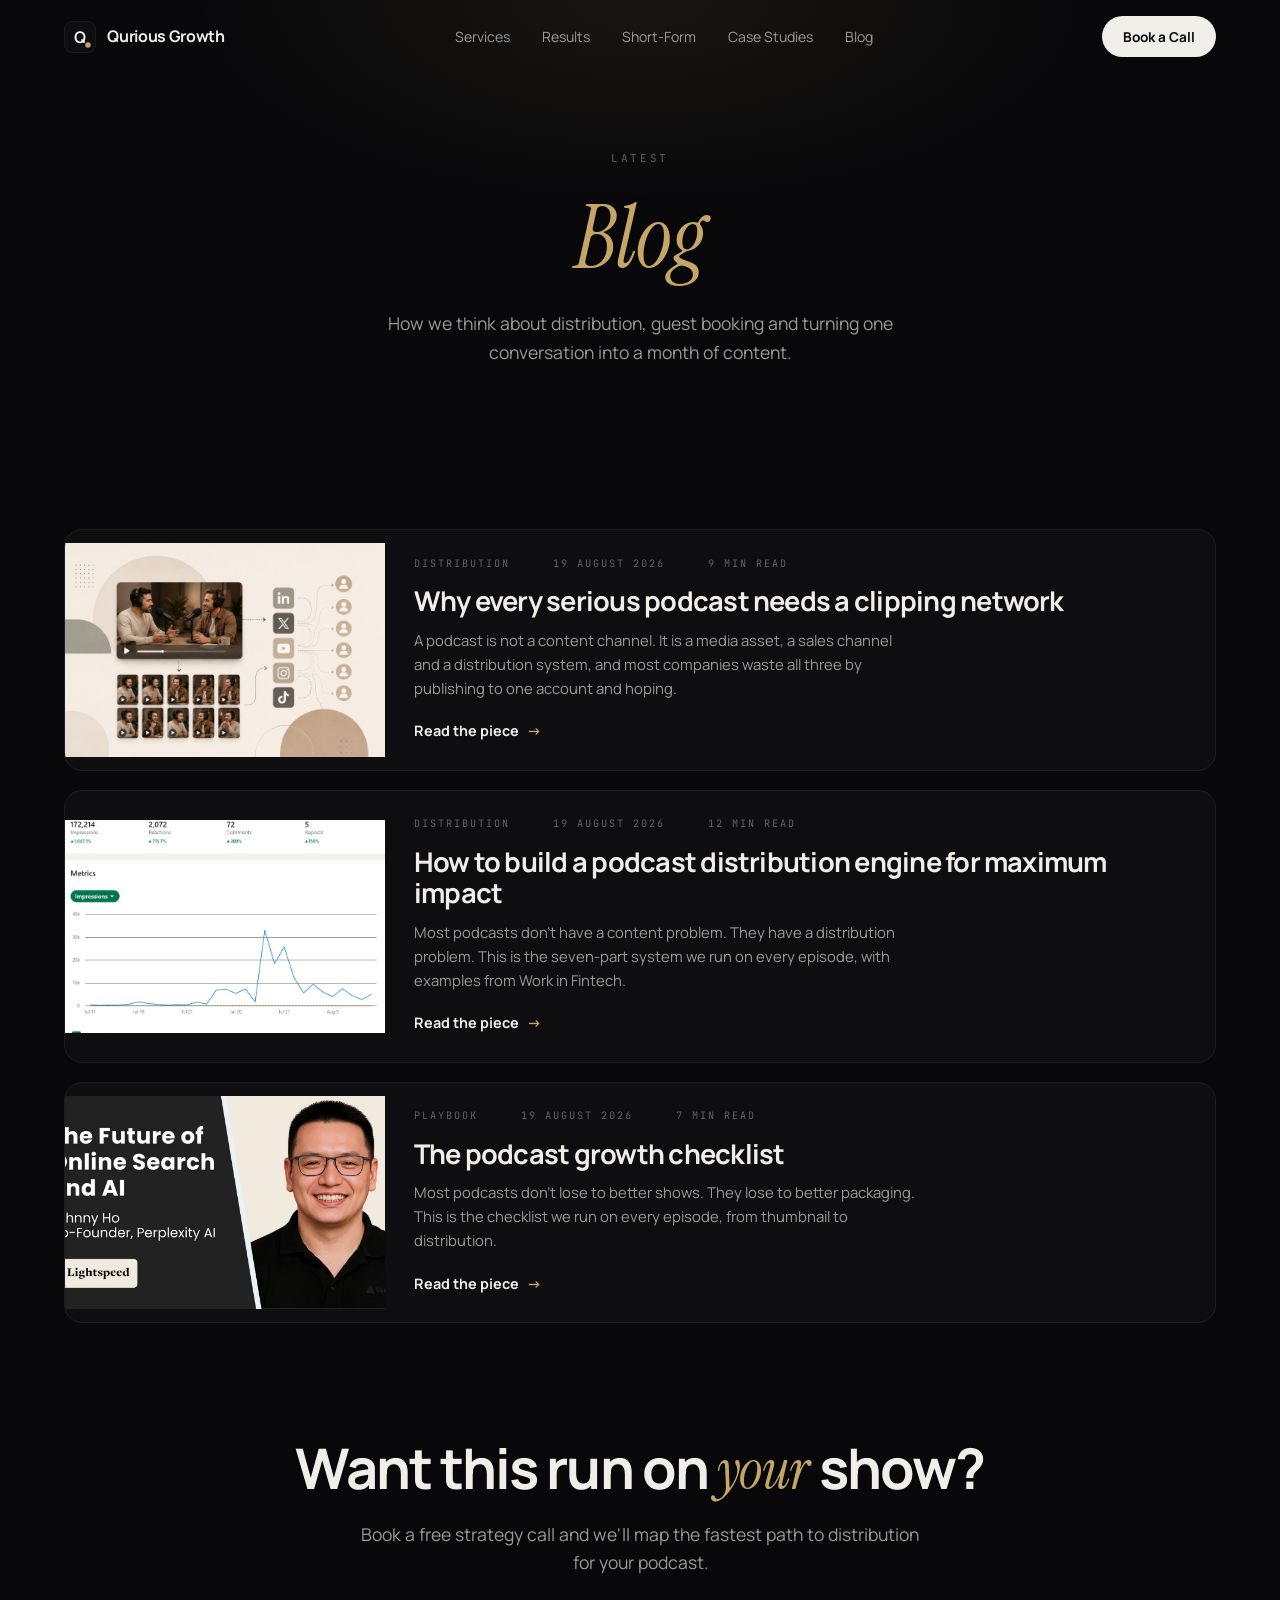
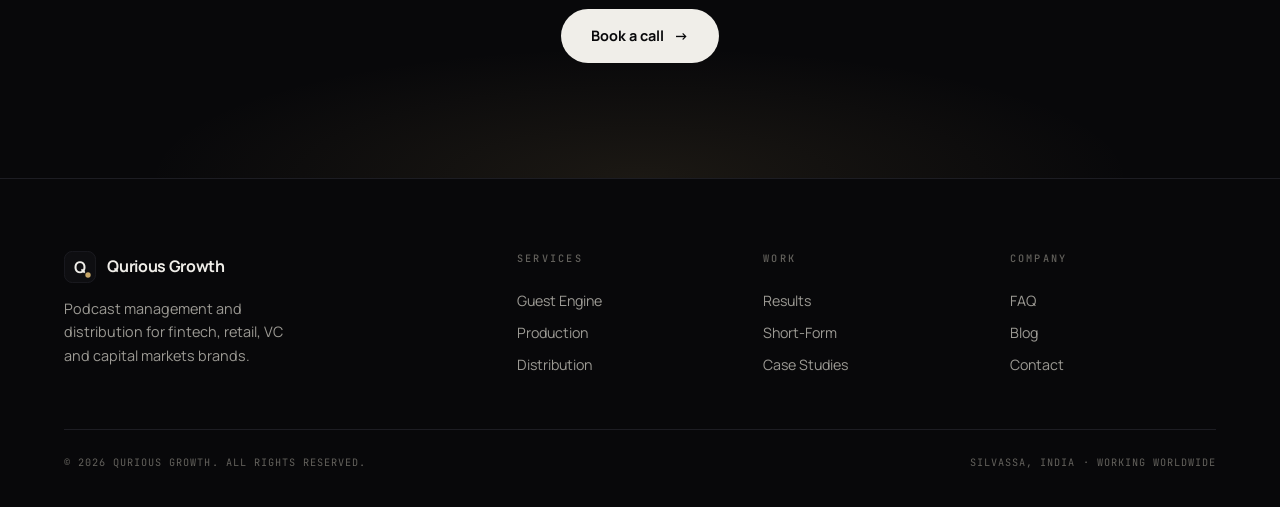
<file: blog/index.html>
<!DOCTYPE html>
<html lang="en">
<head>
<meta charset="UTF-8">
<meta name="viewport" content="width=device-width, initial-scale=1.0">
<title>Blog | Qurious Growth</title>
<meta name="description" content="Notes on podcast distribution, guest booking and content leverage for fintech, retail, VC and capital markets brands.">
<meta property="og:title" content="Blog | Qurious Growth">
<meta property="og:description" content="Notes on podcast distribution, guest booking and content leverage for fintech, retail, VC and capital markets brands.">
<meta property="og:type" content="website">
<meta property="og:site_name" content="Qurious Growth">
<meta name="twitter:card" content="summary_large_image">
<meta property="og:url" content="https://www.quriousgrowth.com/">
<meta property="og:image" content="https://www.quriousgrowth.com/assets/img/og.jpg">
<meta property="og:image:width" content="1200">
<meta property="og:image:height" content="630">
<meta name="twitter:image" content="https://www.quriousgrowth.com/assets/img/og.jpg">
<link rel="icon" href="../favicon.ico" sizes="32x32">
<link rel="icon" href="../assets/img/favicon.svg" type="image/svg+xml">
<link rel="icon" href="../assets/img/icon-192.png" type="image/png" sizes="192x192">
<link rel="apple-touch-icon" href="../assets/img/apple-touch-icon.png">
<link rel="preconnect" href="https://fonts.googleapis.com">
<link rel="preconnect" href="https://fonts.gstatic.com" crossorigin>
<link href="https://fonts.googleapis.com/css2?family=Instrument+Serif:ital@0;1&family=Manrope:wght@400;500;600;700;800&family=JetBrains+Mono:wght@400;500&display=swap" rel="stylesheet">
<link rel="stylesheet" href="../assets/css/main.css">
</head>
<body data-page="blog">
<header class="nav">
  <a href="../index.html" class="brand" aria-label="Qurious Growth home">
    <svg viewBox="0 0 38 38" fill="none" xmlns="http://www.w3.org/2000/svg" aria-hidden="true">
      <rect width="38" height="38" rx="10" fill="#0E0E11"/>
      <rect x=".5" y=".5" width="37" height="37" rx="9.5" stroke="#1D1D23"/>
      <text x="19" y="26" text-anchor="middle" font-family="Manrope, sans-serif" font-weight="700" font-size="19" fill="#F0EEE9">Q</text>
      <circle cx="28.5" cy="28.5" r="3.2" fill="#C6A667"/>
    </svg>
    <span>Qurious Growth</span>
  </a>
  <nav>
    <ul class="nav-links">
      <li><a href="../index.html#services">Services</a></li>
      <li><a href="../index.html#results">Results</a></li>
      <li><a href="../index.html#shorts">Short-Form</a></li>
      <li><a href="../case-studies.html">Case Studies</a></li>
      <li><a href="../blog/index.html" class="active">Blog</a></li>
    </ul>
  </nav>
  <a href="../contact.html" class="nav-cta">Book a Call</a>
  <button class="burger" id="burger" onclick="toggleMenu()" aria-label="Open menu"><span></span><span></span><span></span></button>
</header>

<div class="mobile" id="mobile">
  <a href="../index.html#services" onclick="closeMenu()">Services</a>
  <a href="../index.html#results" onclick="closeMenu()">Results</a>
  <a href="../index.html#shorts" onclick="closeMenu()">Short-Form</a>
  <a href="../case-studies.html" onclick="closeMenu()">Case Studies</a>
  <a href="../blog/index.html" onclick="closeMenu()">Blog</a>
  <a href="../index.html#faq" onclick="closeMenu()">FAQ</a>
  <a href="../contact.html" class="m-cta" onclick="closeMenu()">Book a Call &rarr;</a>
</div>

<section class="page-head">
  <div class="wrap">
    <span class="kicker">Latest</span>
    <h1 class="h-xl" style="margin-top:1rem;font-size:clamp(2.6rem,7vw,5.4rem)"><span class="it">Blog</span></h1>
    <p class="lede center" style="margin:1.4rem auto 0">How we think about distribution, guest booking and turning one conversation into a month of content.</p>
  </div>
</section>

<section class="tight-top">
  <div class="wrap">
    <div class="post-list">
      <a class="post-card rv" href="why-every-serious-podcast-needs-a-clipping-network.html">
        <div class="post-card-img"><img src="../assets/img/blog/clipping-network.jpg" alt="One podcast episode split into short clips and distributed across LinkedIn, X, YouTube, Instagram and TikTok to multiple accounts" loading="lazy"></div>
        <div class="post-card-body">
          <div class="post-meta" style="justify-content:flex-start"><span>Distribution</span><span>19 August 2026</span><span>9 min read</span></div>
          <h2>Why every serious podcast needs a clipping network</h2>
          <p>A podcast is not a content channel. It is a media asset, a sales channel and a distribution system, and most companies waste all three by publishing to one account and hoping.</p>
          <span class="cs-link">Read the piece <span class="arr">&rarr;</span></span>
        </div>
      </a>
      <a class="post-card rv" href="podcast-distribution-is-more-than-publishing-an-episode.html">
        <div class="post-card-img"><img src="../assets/img/li-impressions-aug.jpg" alt="Analytics showing 172,214 impressions in 30 days, up 1,047.1 per cent, all organic" loading="lazy"></div>
        <div class="post-card-body">
          <div class="post-meta" style="justify-content:flex-start"><span>Distribution</span><span>19 August 2026</span><span>12 min read</span></div>
          <h2>How to build a podcast distribution engine for maximum impact</h2>
          <p>Most podcasts don't have a content problem. They have a distribution problem. This is the seven-part system we run on every episode, with examples from Work in Fintech.</p>
          <span class="cs-link">Read the piece <span class="arr">&rarr;</span></span>
        </div>
      </a>
      <a class="post-card rv" href="podcast-growth-checklist.html">
        <div class="post-card-img"><img src="../assets/img/blog/qg-thumb-perplexity.jpg" alt="A podcast thumbnail: The Future of Online Search and AI, with Johnny Ho, Co-Founder of Perplexity AI" loading="lazy"></div>
        <div class="post-card-body">
          <div class="post-meta" style="justify-content:flex-start"><span>Playbook</span><span>19 August 2026</span><span>7 min read</span></div>
          <h2>The podcast growth checklist</h2>
          <p>Most podcasts don't lose to better shows. They lose to better packaging. This is the checklist we run on every episode, from thumbnail to distribution.</p>
          <span class="cs-link">Read the piece <span class="arr">&rarr;</span></span>
        </div>
      </a>
    </div>
  </div>
</section>

<section class="book no-top">
  <div class="wrap rv">
    <h2 class="h-lg">Want this run on <span class="it">your</span> show?</h2>
    <p class="lede center" style="margin:1.2rem auto 2rem">Book a free strategy call and we'll map the fastest path to distribution for your podcast.</p>
    <a href="../contact.html" class="btn btn-solid">Book a call <span class="arr">&rarr;</span></a>
  </div>
</section>
<footer>
  <div class="f-grid">
    <div class="f-brand">
      <a href="../index.html" class="brand"><svg viewBox="0 0 38 38" fill="none" xmlns="http://www.w3.org/2000/svg" aria-hidden="true">
      <rect width="38" height="38" rx="10" fill="#0E0E11"/>
      <rect x=".5" y=".5" width="37" height="37" rx="9.5" stroke="#1D1D23"/>
      <text x="19" y="26" text-anchor="middle" font-family="Manrope, sans-serif" font-weight="700" font-size="19" fill="#F0EEE9">Q</text>
      <circle cx="28.5" cy="28.5" r="3.2" fill="#C6A667"/>
    </svg><span>Qurious Growth</span></a>
      <p>Podcast management and distribution for fintech, retail, VC and capital markets brands.</p>
    </div>
    <div class="f-col">
      <h4>Services</h4>
      <a href="../index.html#services">Guest Engine</a>
      <a href="../index.html#services">Production</a>
      <a href="../index.html#services">Distribution</a>
    </div>
    <div class="f-col">
      <h4>Work</h4>
      <a href="../index.html#results">Results</a>
      <a href="../index.html#shorts">Short-Form</a>
      <a href="../case-studies.html">Case Studies</a>
    </div>
    <div class="f-col">
      <h4>Company</h4>
      <a href="../index.html#faq">FAQ</a>
      <a href="../blog/index.html">Blog</a>
      <a href="../contact.html">Contact</a>
    </div>
  </div>
  <div class="f-bottom">
    <span>&copy; 2026 Qurious Growth. All rights reserved.</span>
    <span>Silvassa, India &middot; Working worldwide</span>
  </div>
</footer>

<script src="../assets/js/main.js" defer></script>
</body>
</html>
</file>
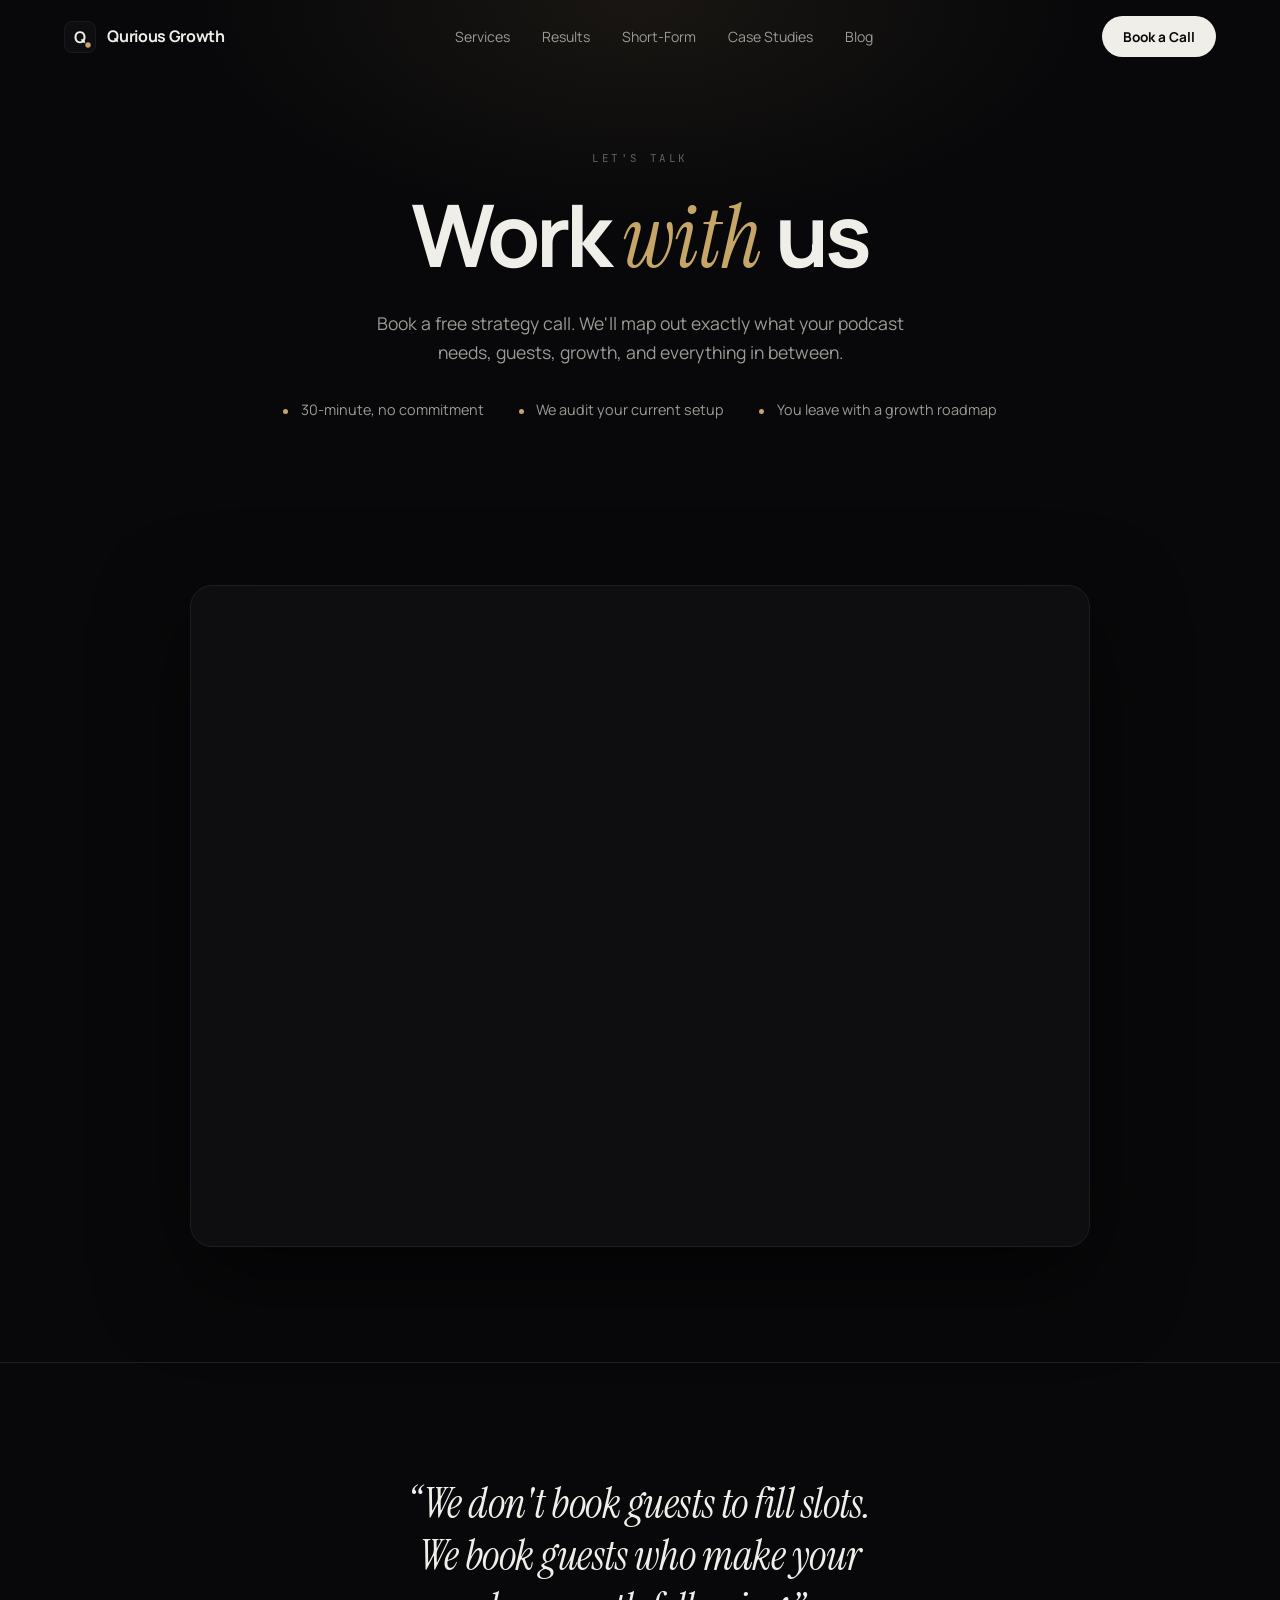
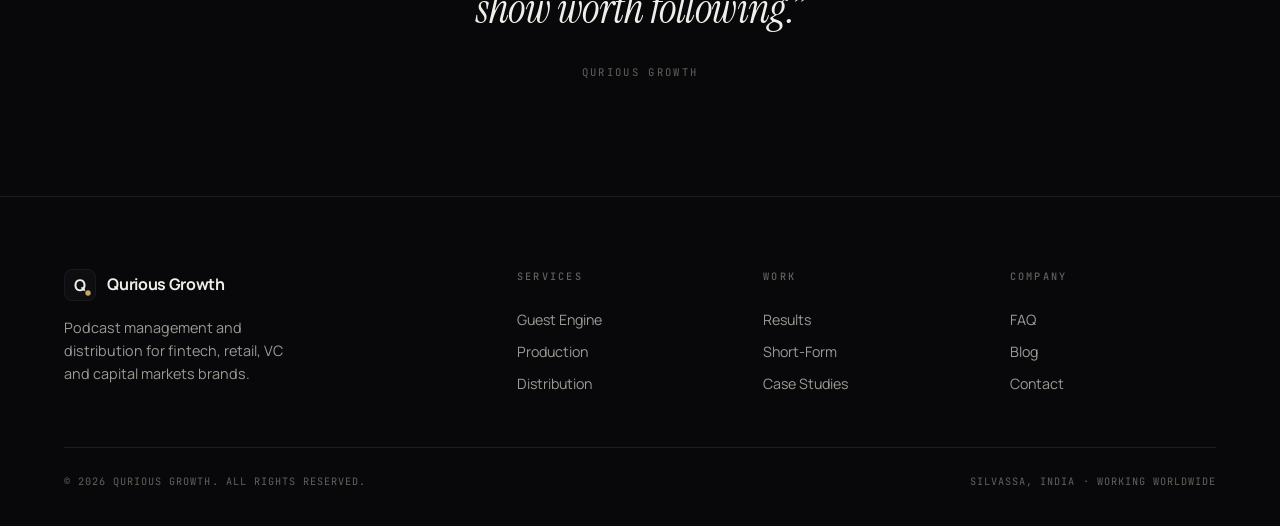
<file: contact.html>
<!DOCTYPE html>
<html lang="en">
<head>
<meta charset="UTF-8">
<meta name="viewport" content="width=device-width, initial-scale=1.0">
<title>Contact | Qurious Growth</title>
<meta name="description" content="Book a free 30-minute strategy call with Qurious Growth.">
<meta property="og:title" content="Contact | Qurious Growth">
<meta property="og:description" content="Book a free 30-minute strategy call with Qurious Growth.">
<meta property="og:type" content="website">
<meta property="og:site_name" content="Qurious Growth">
<meta name="twitter:card" content="summary_large_image">
<meta property="og:url" content="https://www.quriousgrowth.com/">
<meta property="og:image" content="https://www.quriousgrowth.com/assets/img/og.jpg">
<meta property="og:image:width" content="1200">
<meta property="og:image:height" content="630">
<meta name="twitter:image" content="https://www.quriousgrowth.com/assets/img/og.jpg">
<link rel="icon" href="favicon.ico" sizes="32x32">
<link rel="icon" href="assets/img/favicon.svg" type="image/svg+xml">
<link rel="icon" href="assets/img/icon-192.png" type="image/png" sizes="192x192">
<link rel="apple-touch-icon" href="assets/img/apple-touch-icon.png">
<link rel="preconnect" href="https://fonts.googleapis.com">
<link rel="preconnect" href="https://fonts.gstatic.com" crossorigin>
<link href="https://fonts.googleapis.com/css2?family=Instrument+Serif:ital@0;1&family=Manrope:wght@400;500;600;700;800&family=JetBrains+Mono:wght@400;500&display=swap" rel="stylesheet">
<link rel="stylesheet" href="assets/css/main.css">
</head>
<body data-page="contact">
<header class="nav">
  <a href="index.html" class="brand" aria-label="Qurious Growth home">
    <svg viewBox="0 0 38 38" fill="none" xmlns="http://www.w3.org/2000/svg" aria-hidden="true">
      <rect width="38" height="38" rx="10" fill="#0E0E11"/>
      <rect x=".5" y=".5" width="37" height="37" rx="9.5" stroke="#1D1D23"/>
      <text x="19" y="26" text-anchor="middle" font-family="Manrope, sans-serif" font-weight="700" font-size="19" fill="#F0EEE9">Q</text>
      <circle cx="28.5" cy="28.5" r="3.2" fill="#C6A667"/>
    </svg>
    <span>Qurious Growth</span>
  </a>
  <nav>
    <ul class="nav-links">
      <li><a href="index.html#services">Services</a></li>
      <li><a href="index.html#results">Results</a></li>
      <li><a href="index.html#shorts">Short-Form</a></li>
      <li><a href="case-studies.html">Case Studies</a></li>
      <li><a href="blog/index.html">Blog</a></li>
    </ul>
  </nav>
  <a href="contact.html" class="nav-cta">Book a Call</a>
  <button class="burger" id="burger" onclick="toggleMenu()" aria-label="Open menu"><span></span><span></span><span></span></button>
</header>

<div class="mobile" id="mobile">
  <a href="index.html#services" onclick="closeMenu()">Services</a>
  <a href="index.html#results" onclick="closeMenu()">Results</a>
  <a href="index.html#shorts" onclick="closeMenu()">Short-Form</a>
  <a href="case-studies.html" onclick="closeMenu()">Case Studies</a>
  <a href="blog/index.html" onclick="closeMenu()">Blog</a>
  <a href="index.html#faq" onclick="closeMenu()">FAQ</a>
  <a href="contact.html" class="m-cta" onclick="closeMenu()">Book a Call &rarr;</a>
</div>

<section class="page-head">
  <div class="wrap">
    <span class="kicker">Let's talk</span>
    <h1 class="h-xl" style="margin-top:1rem;font-size:clamp(2.6rem,7vw,5.4rem)">Work <span class="it">with</span> us</h1>
    <p class="lede center" style="margin:1.4rem auto 0">Book a free strategy call. We'll map out exactly what your podcast needs, guests, growth, and everything in between.</p>
    <ul class="book-list">
      <li>30-minute, no commitment</li>
      <li>We audit your current setup</li>
      <li>You leave with a growth roadmap</li>
    </ul>
  </div>
</section>

<section class="tight-top">
  <div class="wrap">
    <div class="cal-shell" style="margin-top:0">
      <div class="calendly-inline-widget" data-url="https://calendly.com/mayureshk1706/catch-up-call" style="min-width:320px;height:660px;"></div>
    </div>
  </div>
</section>

<section class="quote rv">
  <blockquote>&ldquo;We don't book guests to fill slots. We book guests who make your show worth following.&rdquo;</blockquote>
  <cite>Qurious Growth</cite>
</section>

<script src="https://assets.calendly.com/assets/external/widget.js" async></script>
<footer>
  <div class="f-grid">
    <div class="f-brand">
      <a href="index.html" class="brand"><svg viewBox="0 0 38 38" fill="none" xmlns="http://www.w3.org/2000/svg" aria-hidden="true">
      <rect width="38" height="38" rx="10" fill="#0E0E11"/>
      <rect x=".5" y=".5" width="37" height="37" rx="9.5" stroke="#1D1D23"/>
      <text x="19" y="26" text-anchor="middle" font-family="Manrope, sans-serif" font-weight="700" font-size="19" fill="#F0EEE9">Q</text>
      <circle cx="28.5" cy="28.5" r="3.2" fill="#C6A667"/>
    </svg><span>Qurious Growth</span></a>
      <p>Podcast management and distribution for fintech, retail, VC and capital markets brands.</p>
    </div>
    <div class="f-col">
      <h4>Services</h4>
      <a href="index.html#services">Guest Engine</a>
      <a href="index.html#services">Production</a>
      <a href="index.html#services">Distribution</a>
    </div>
    <div class="f-col">
      <h4>Work</h4>
      <a href="index.html#results">Results</a>
      <a href="index.html#shorts">Short-Form</a>
      <a href="case-studies.html">Case Studies</a>
    </div>
    <div class="f-col">
      <h4>Company</h4>
      <a href="index.html#faq">FAQ</a>
      <a href="blog/index.html">Blog</a>
      <a href="contact.html">Contact</a>
    </div>
  </div>
  <div class="f-bottom">
    <span>&copy; 2026 Qurious Growth. All rights reserved.</span>
    <span>Silvassa, India &middot; Working worldwide</span>
  </div>
</footer>

<script src="assets/js/main.js" defer></script>
</body>
</html>
</file>
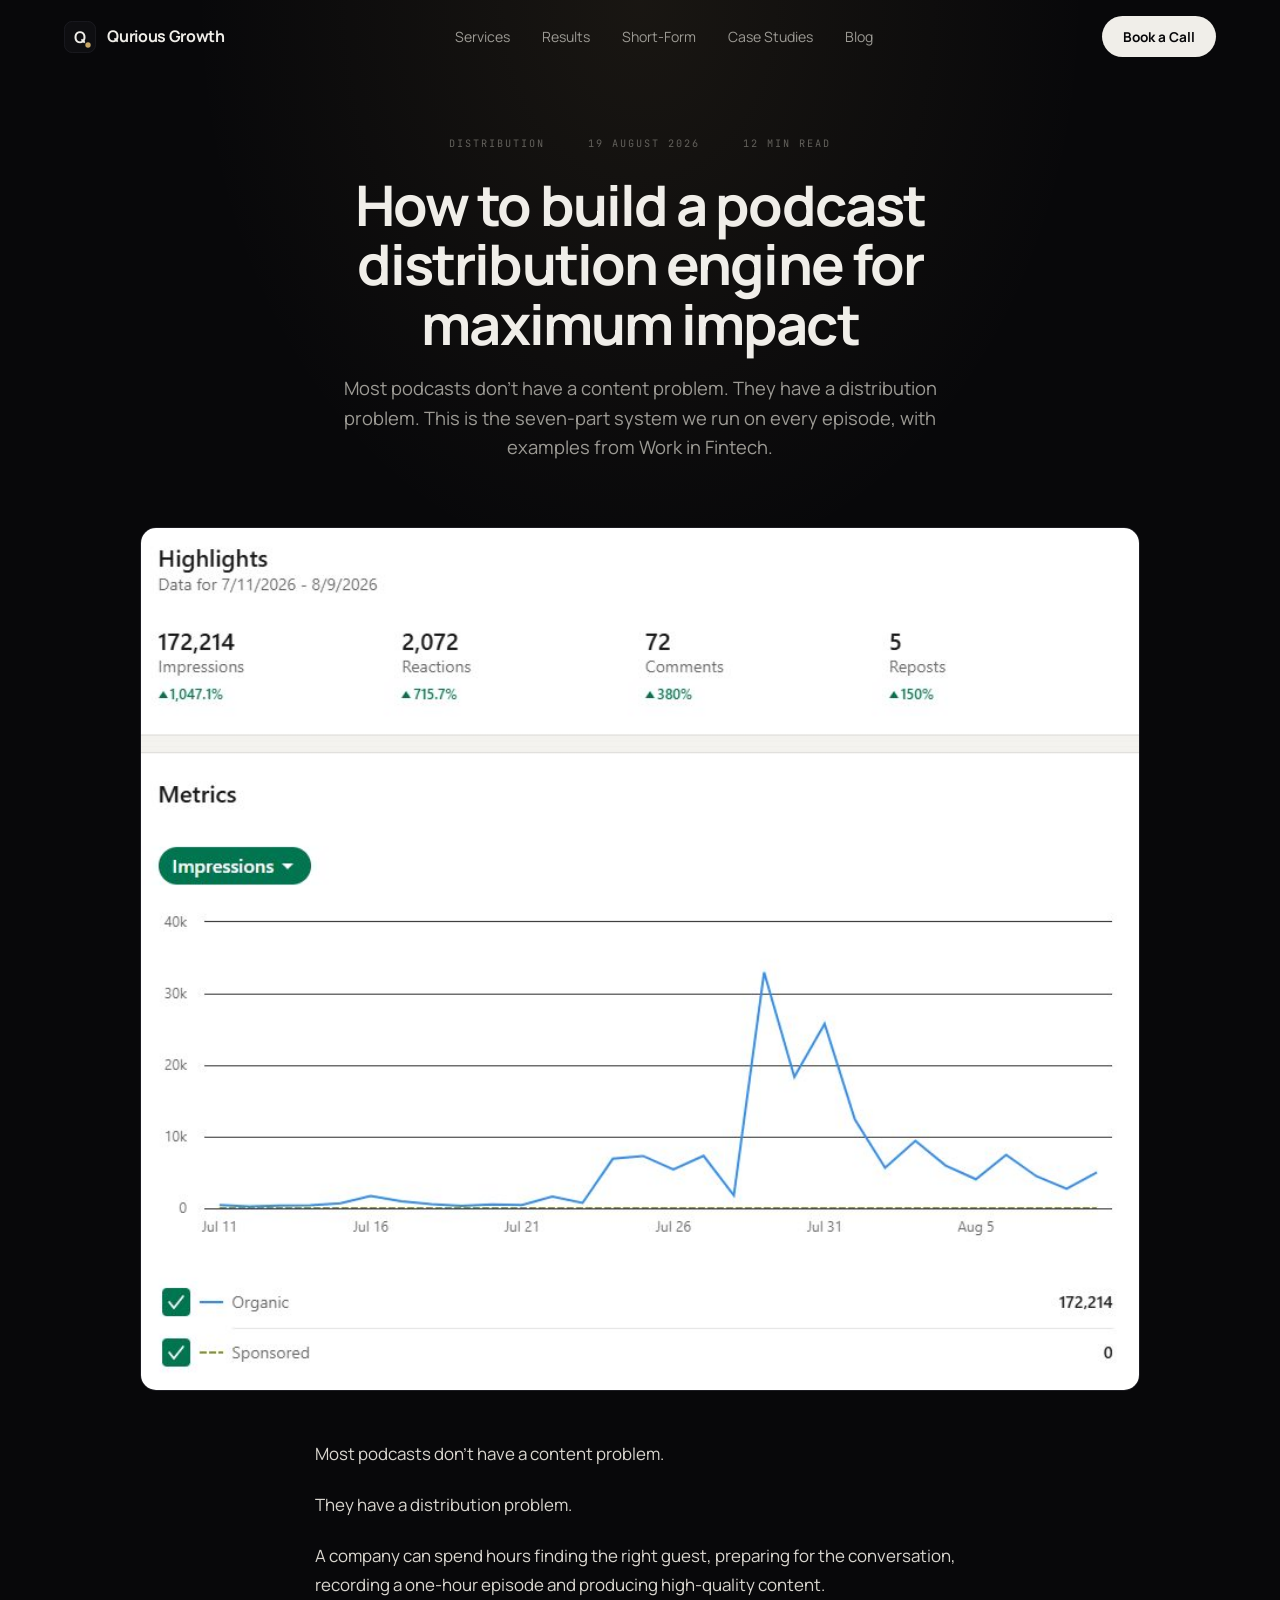
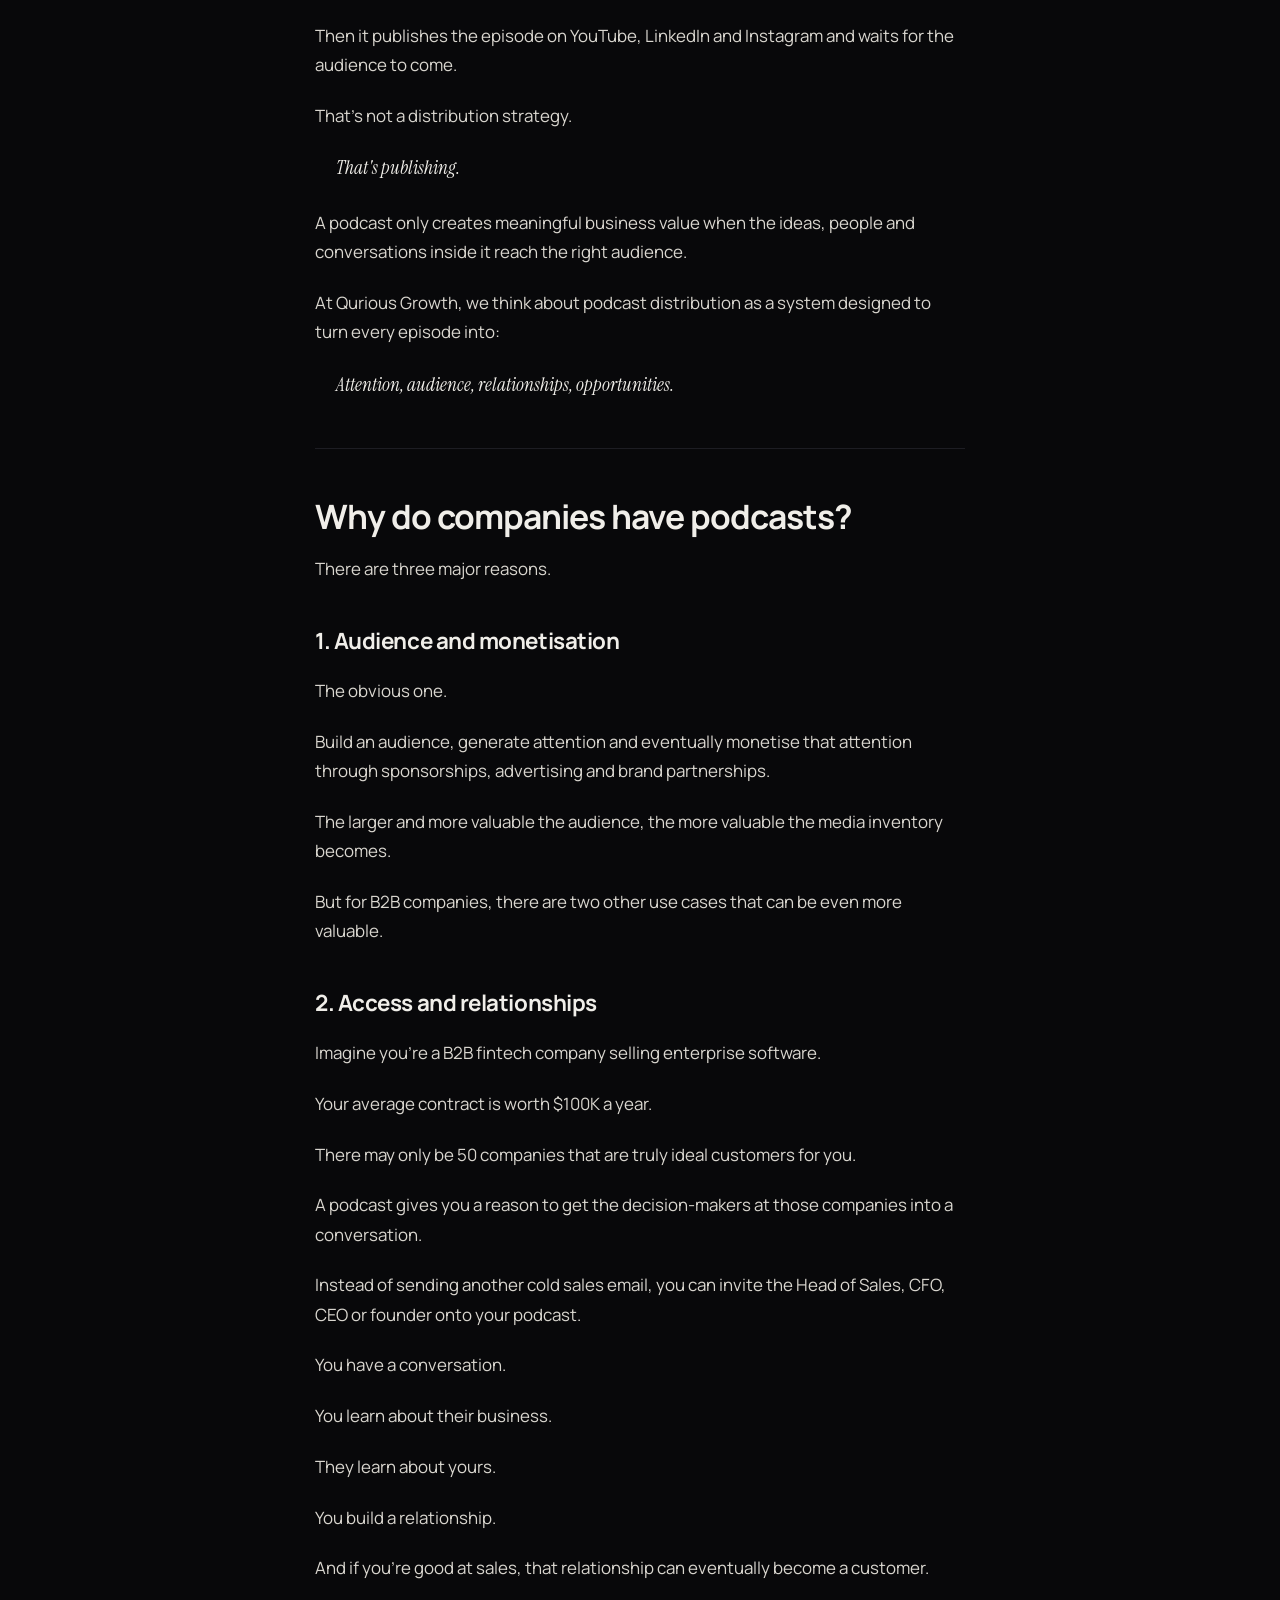
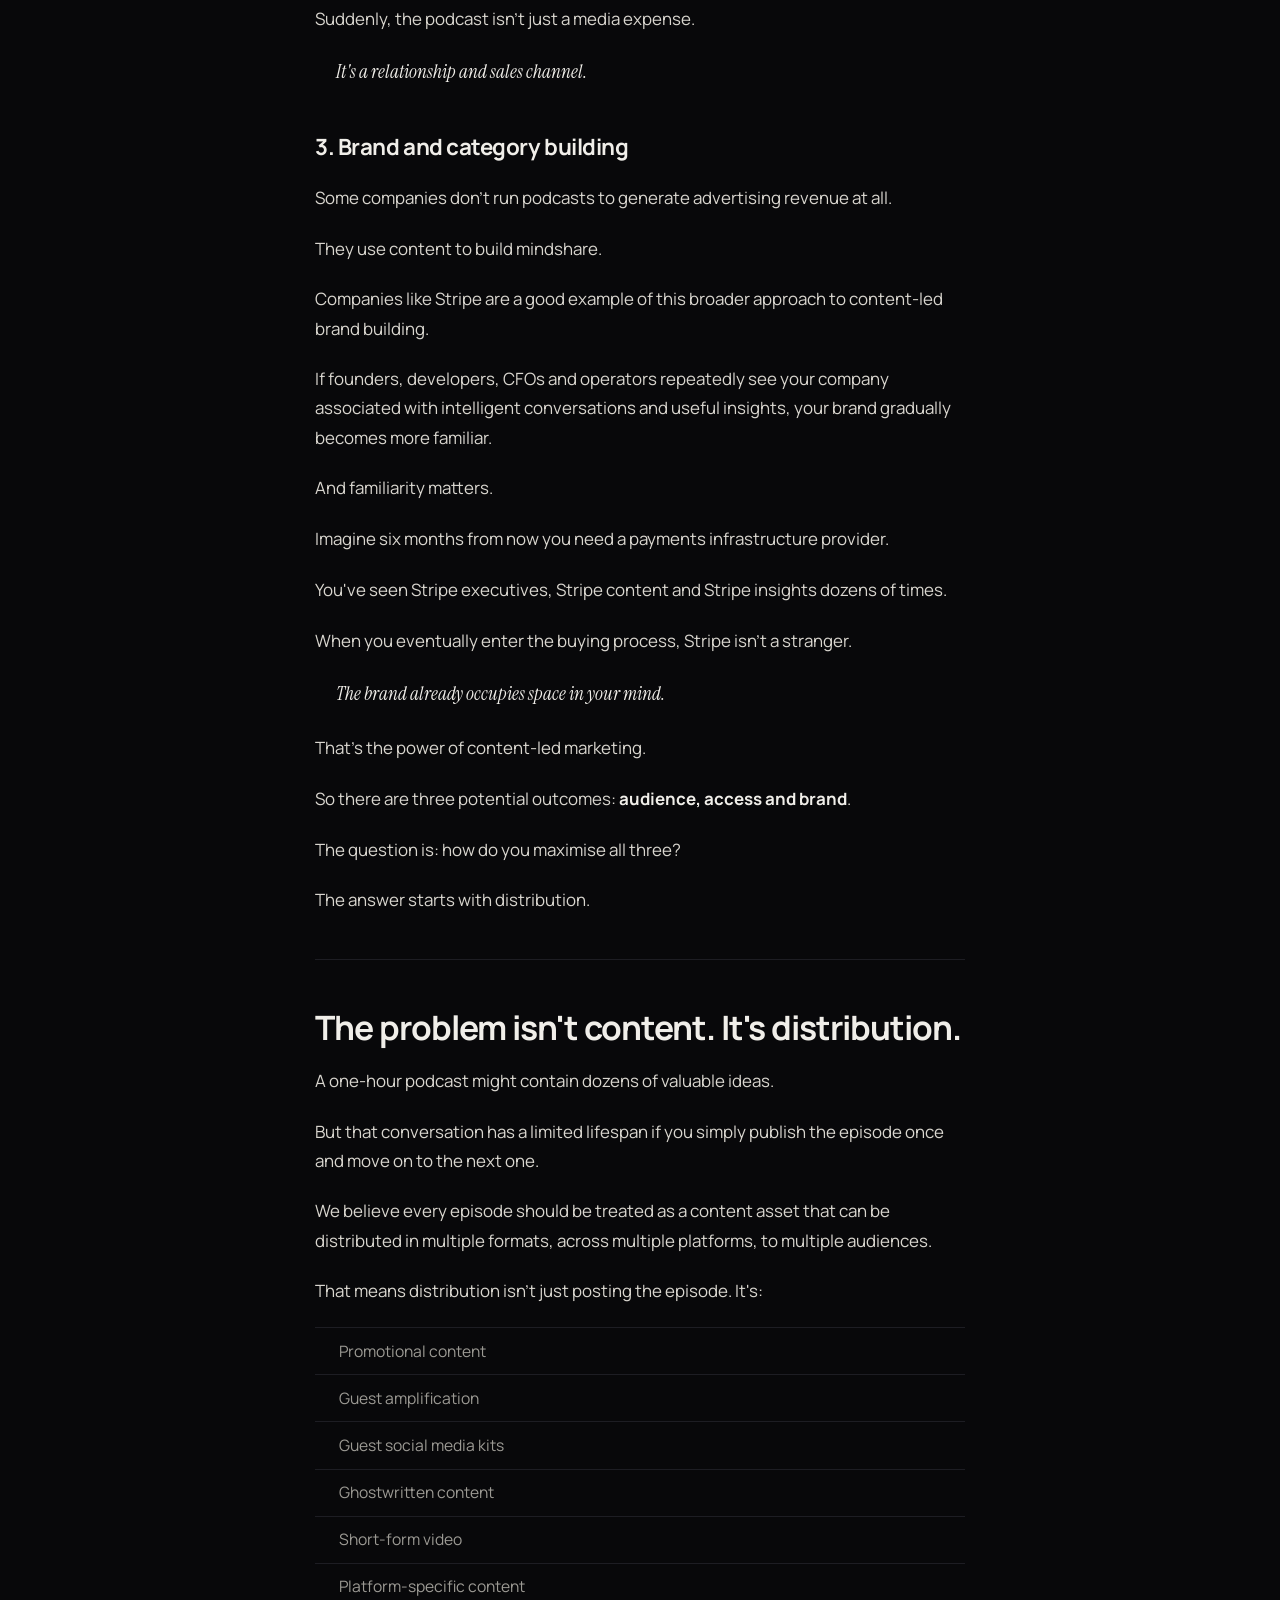
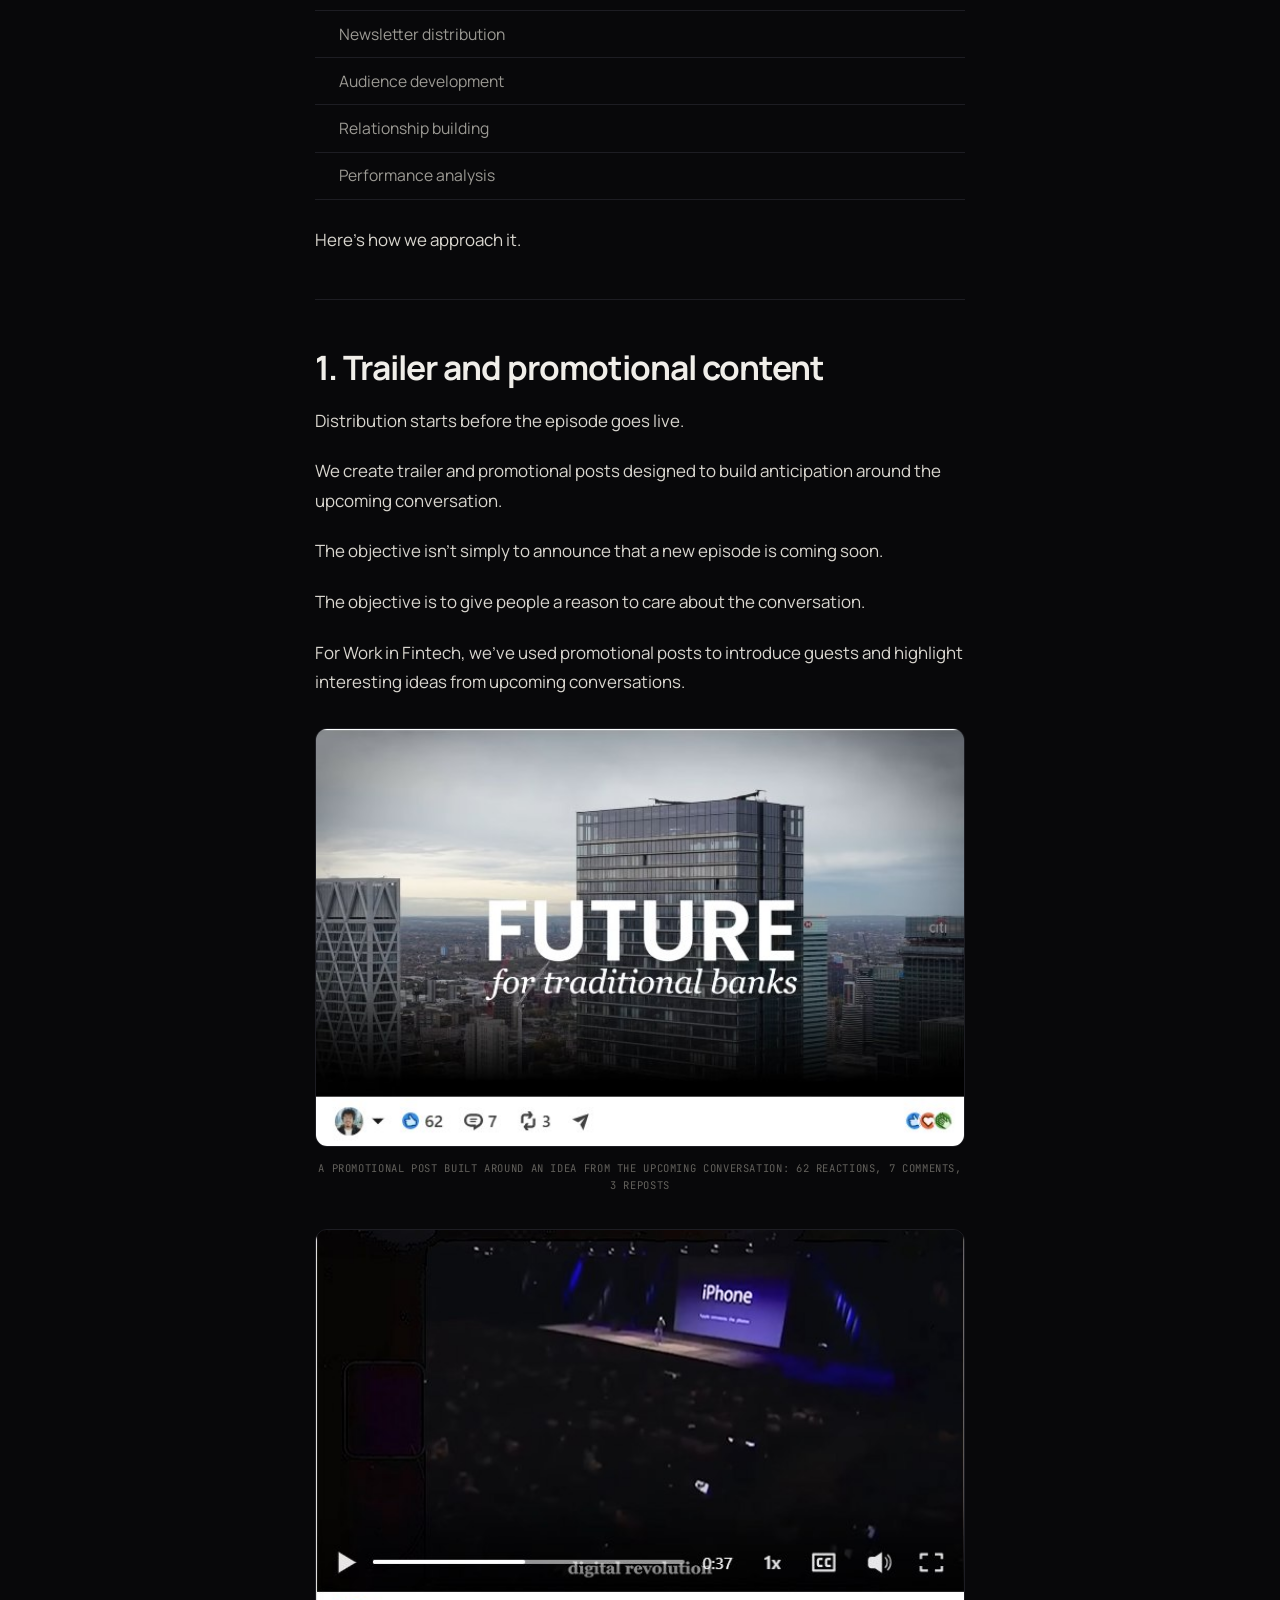
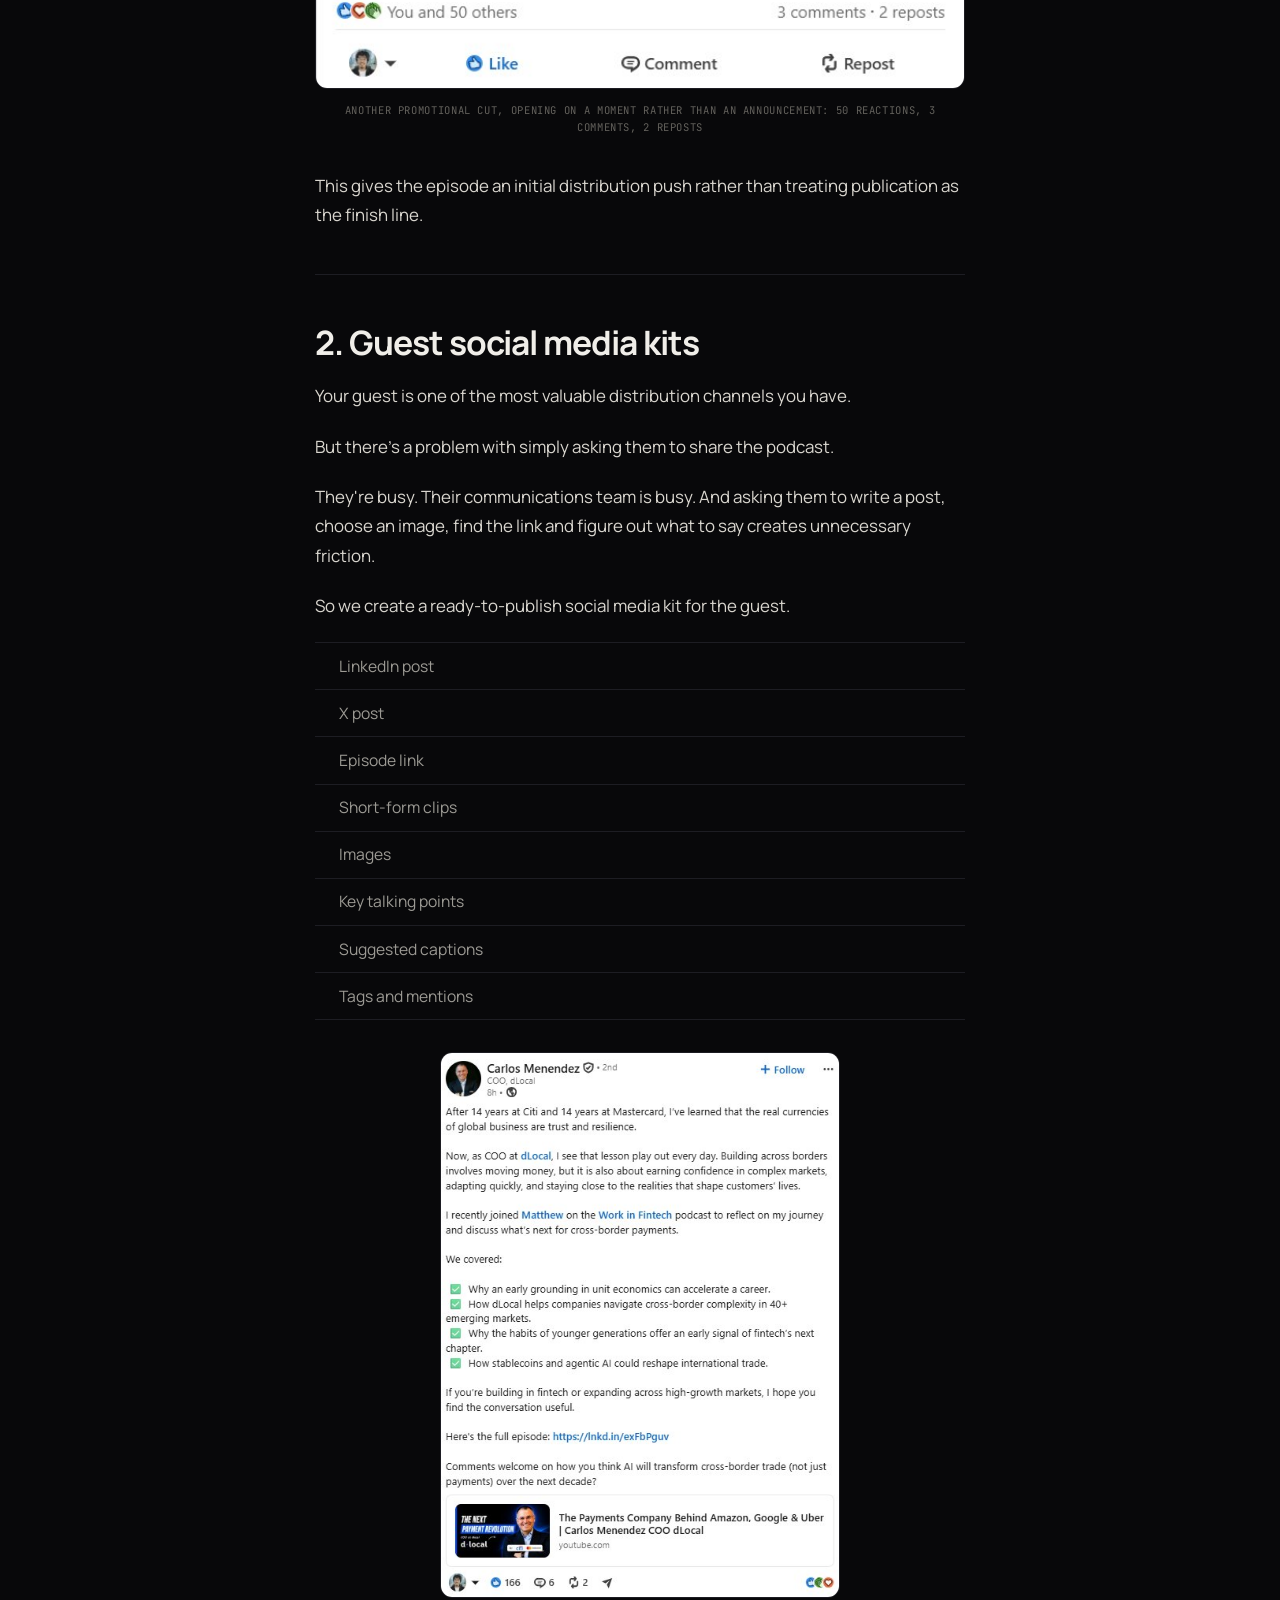
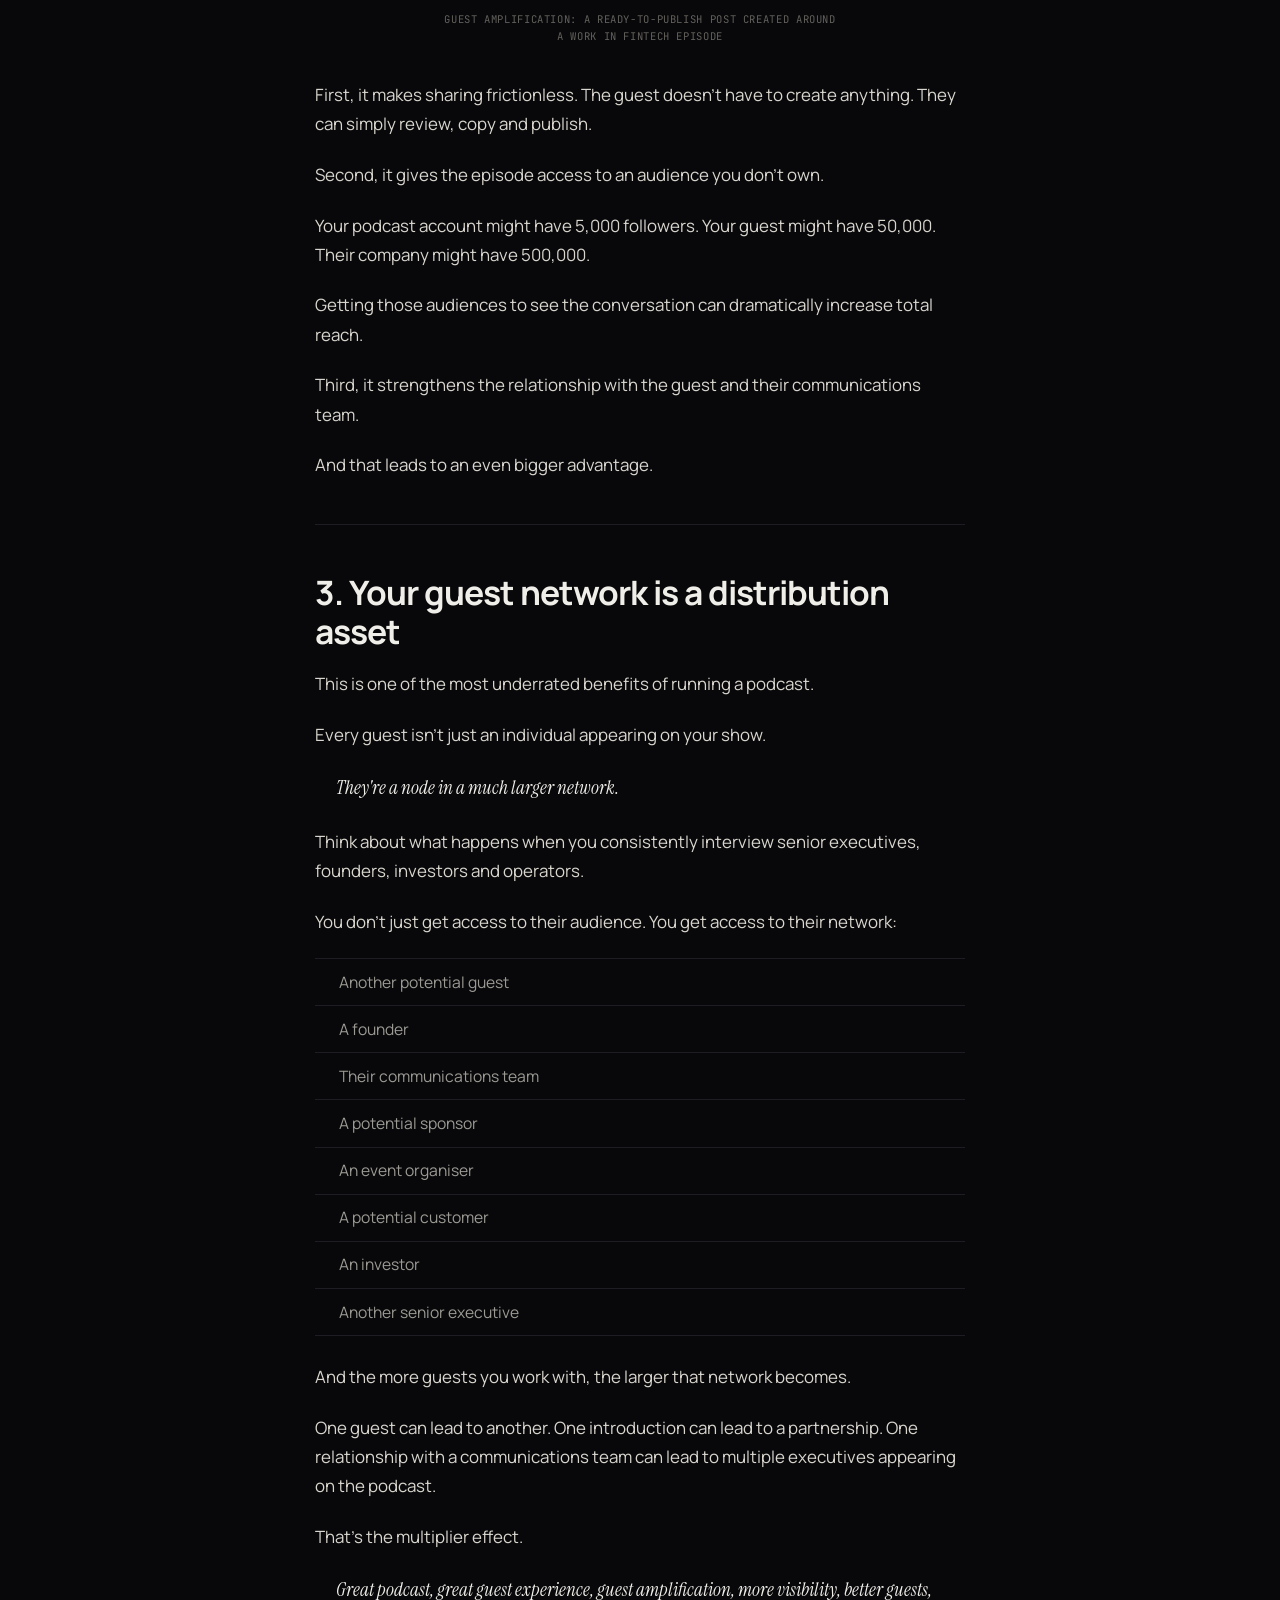
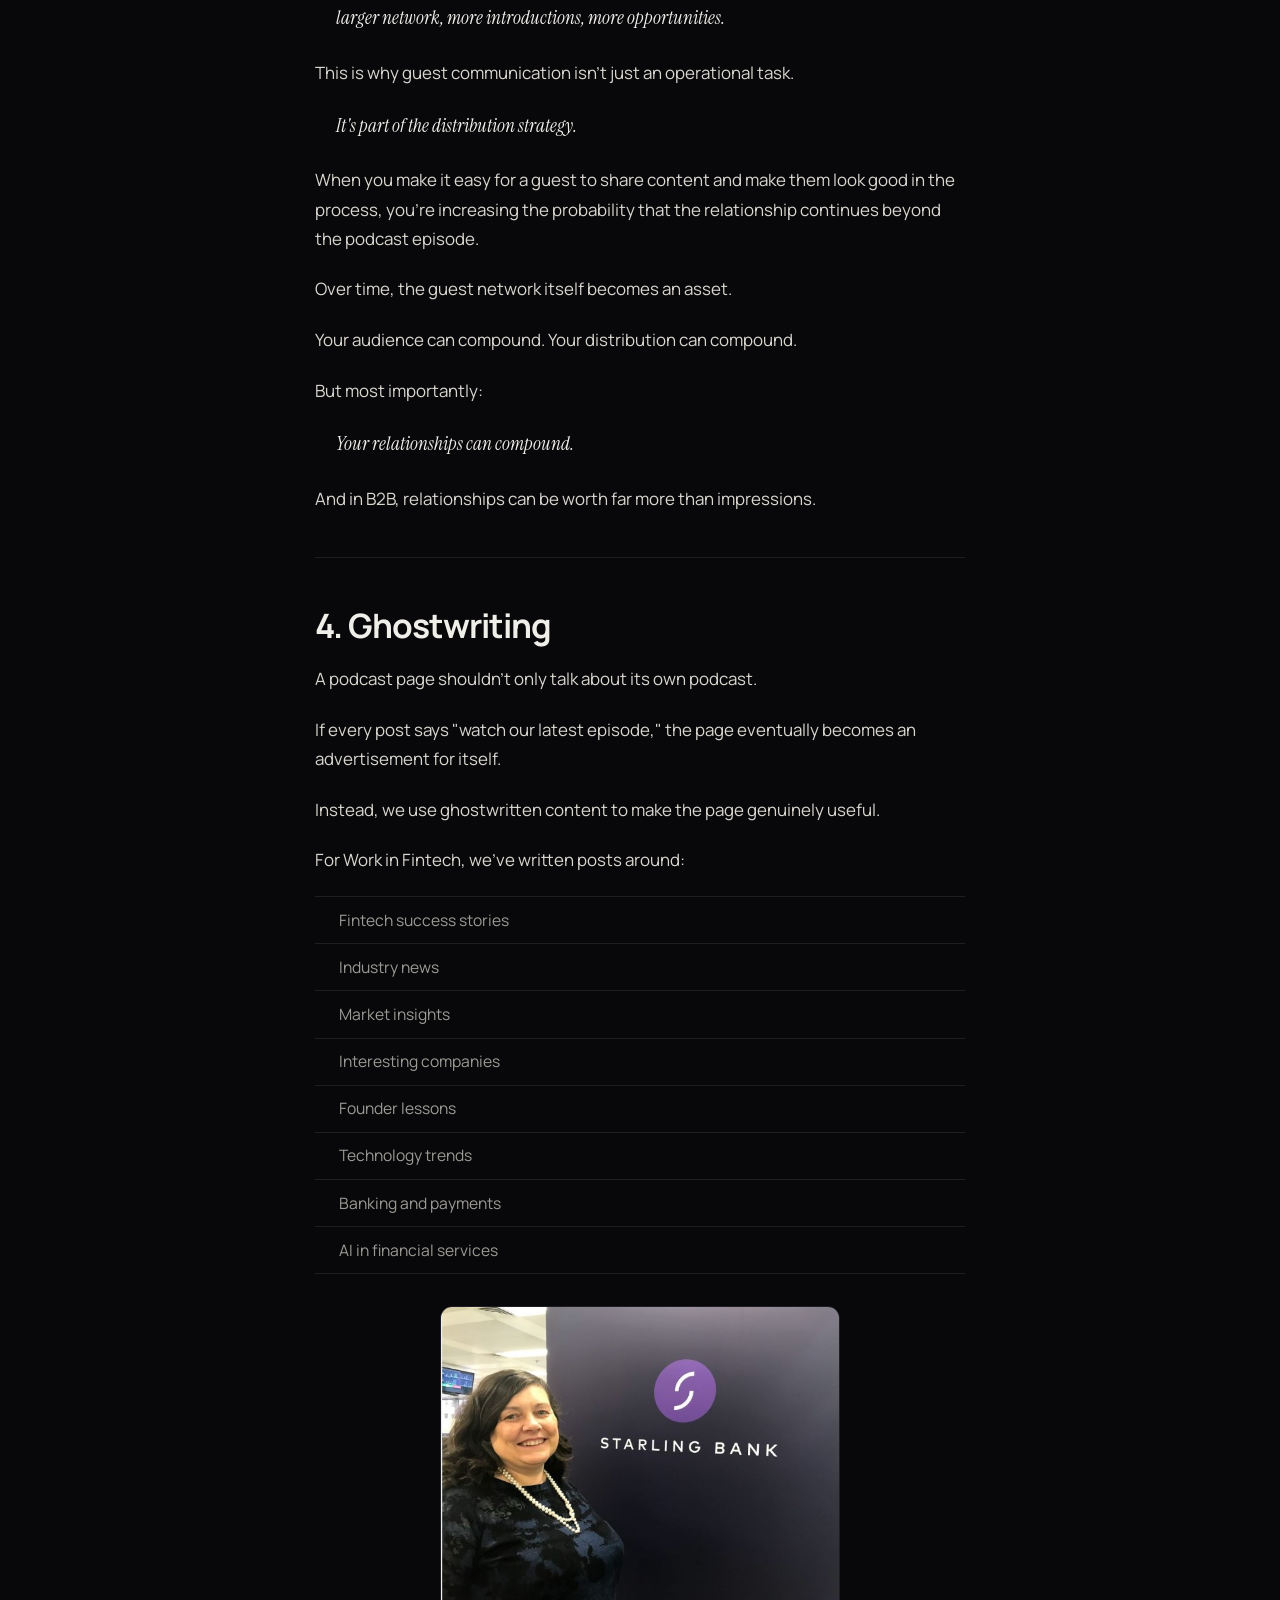
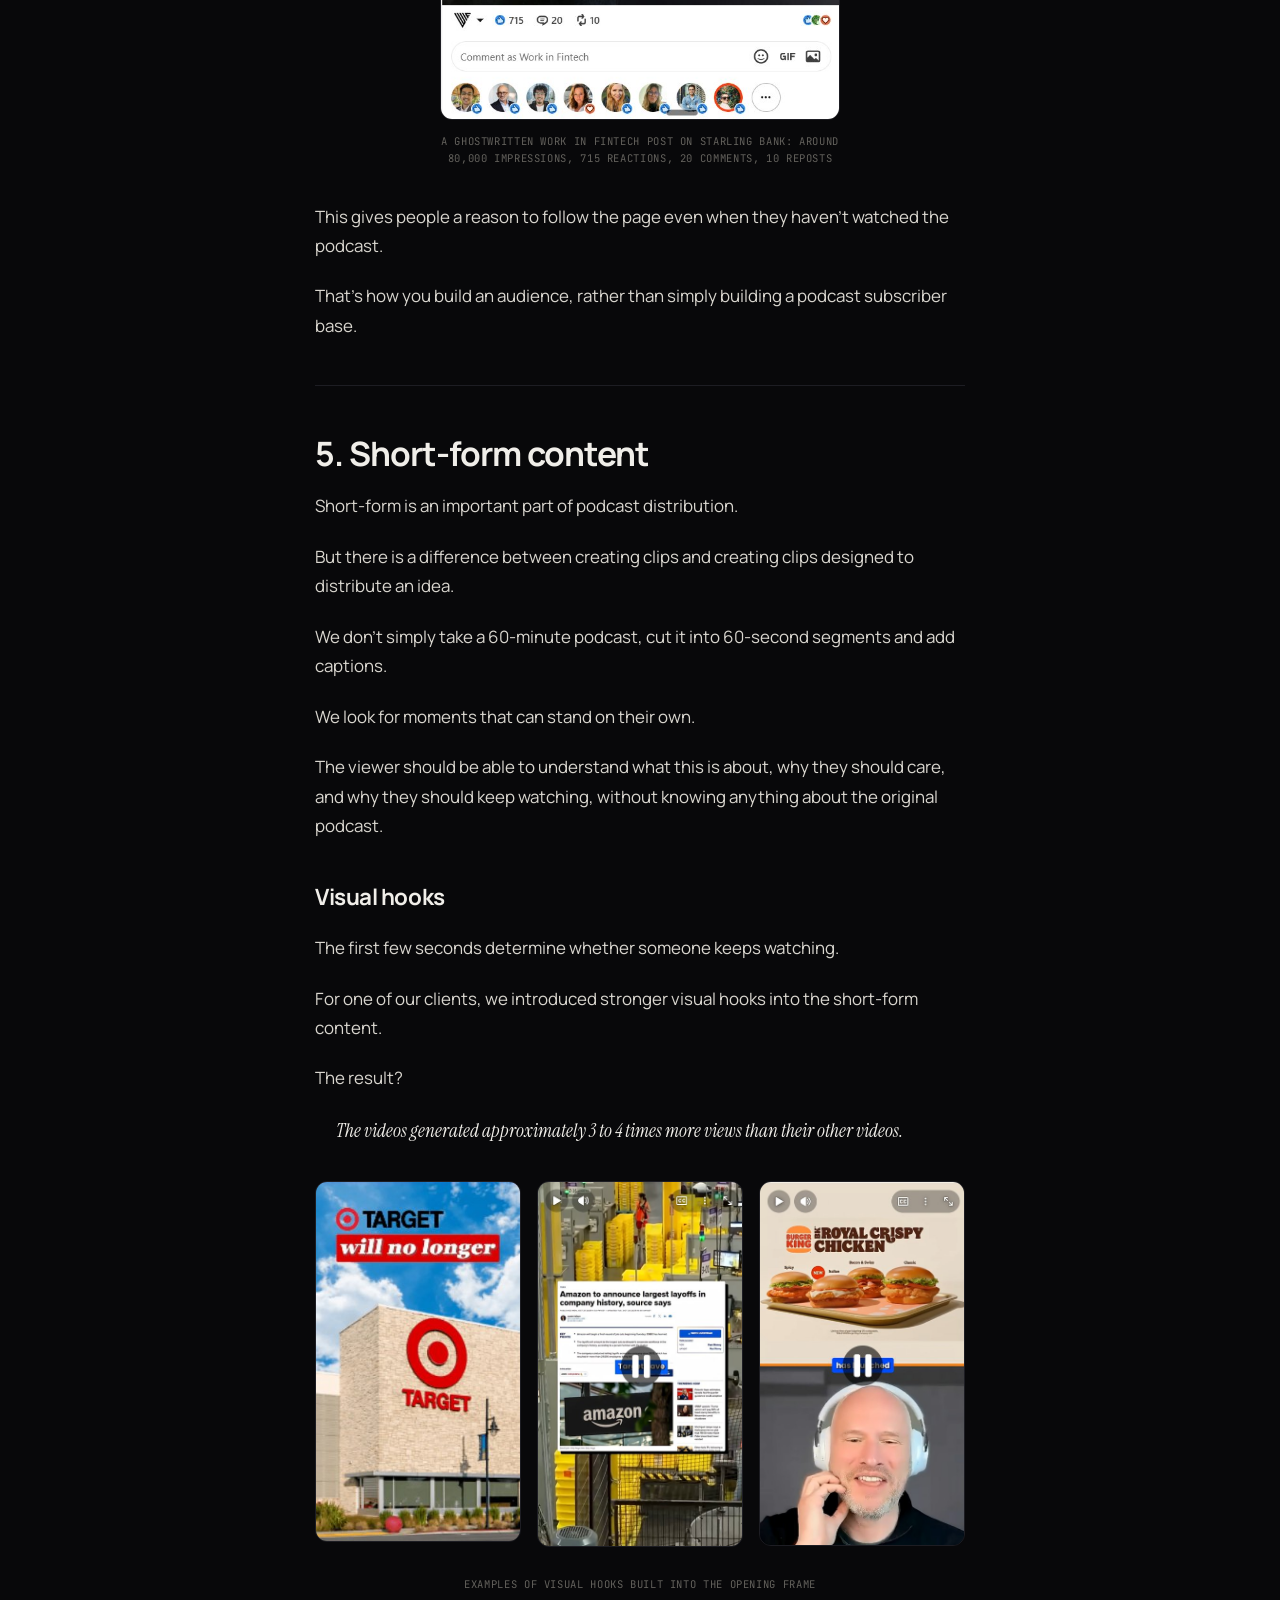
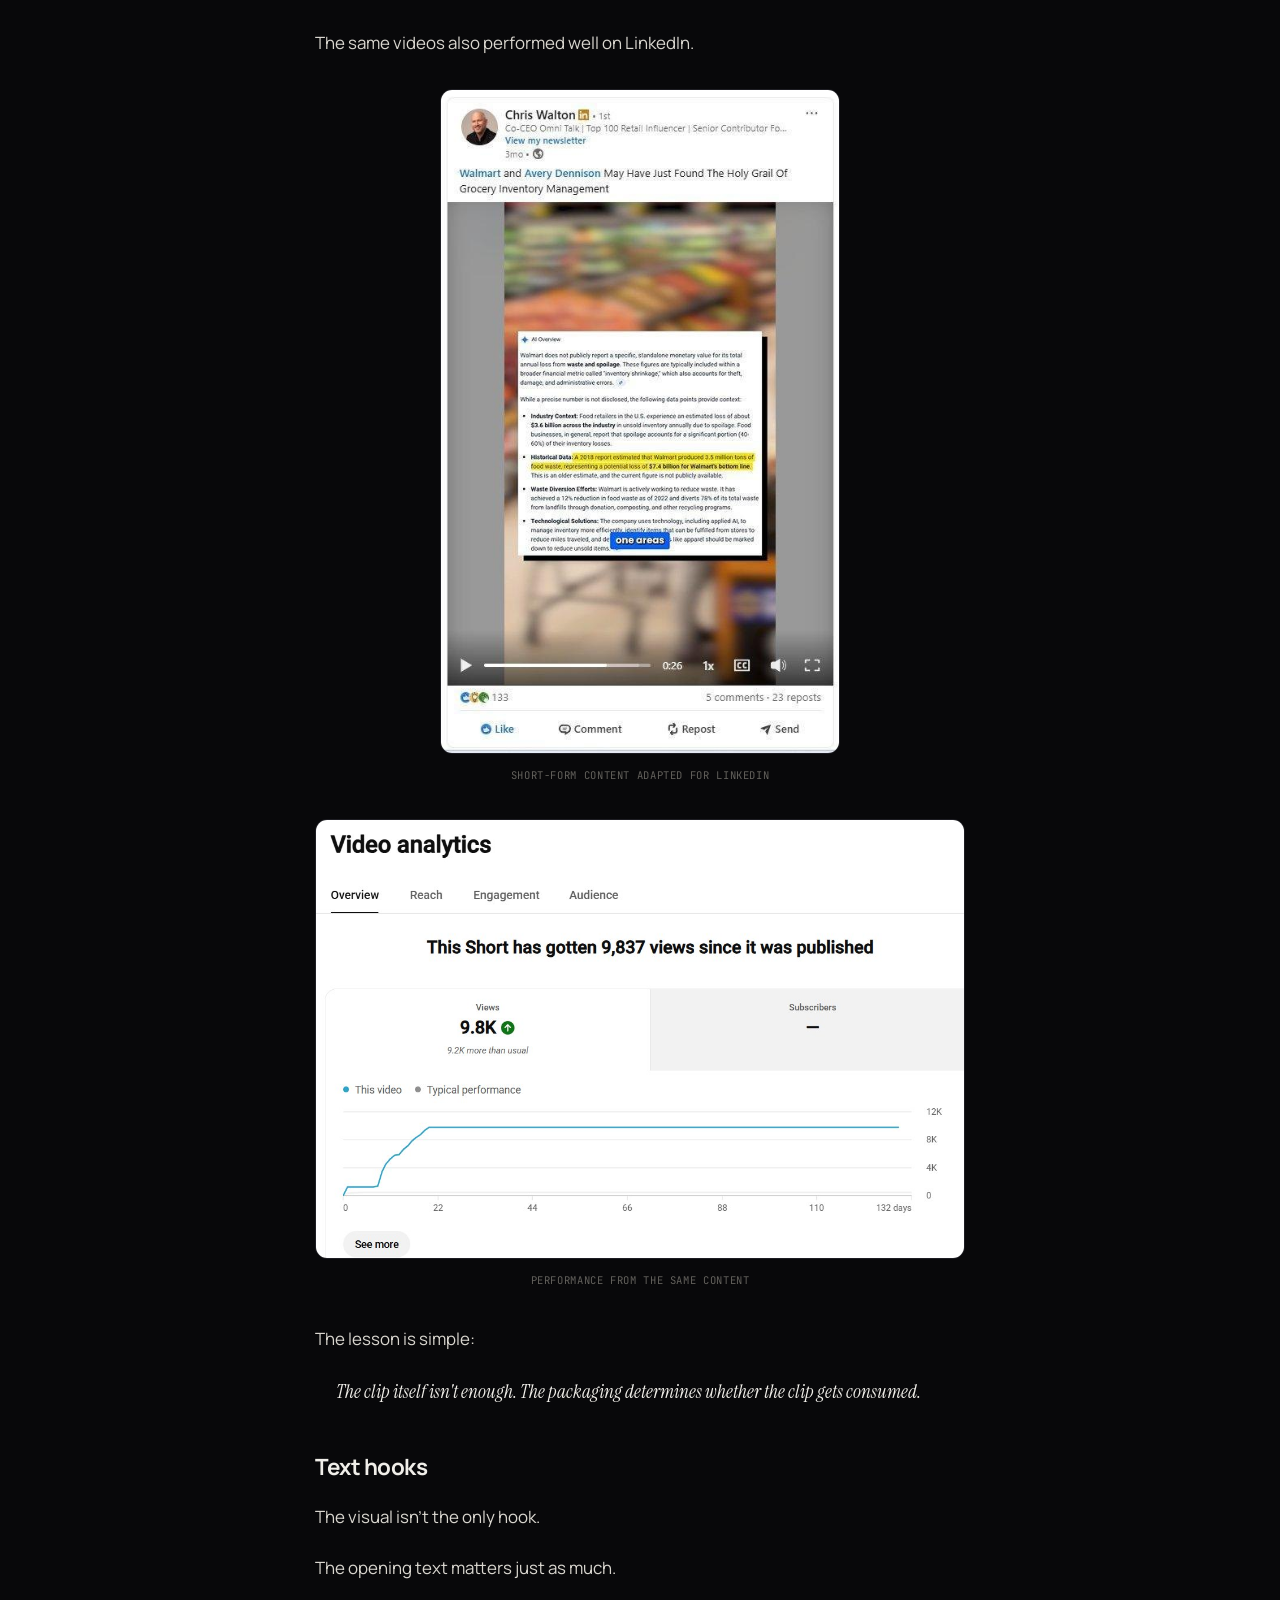
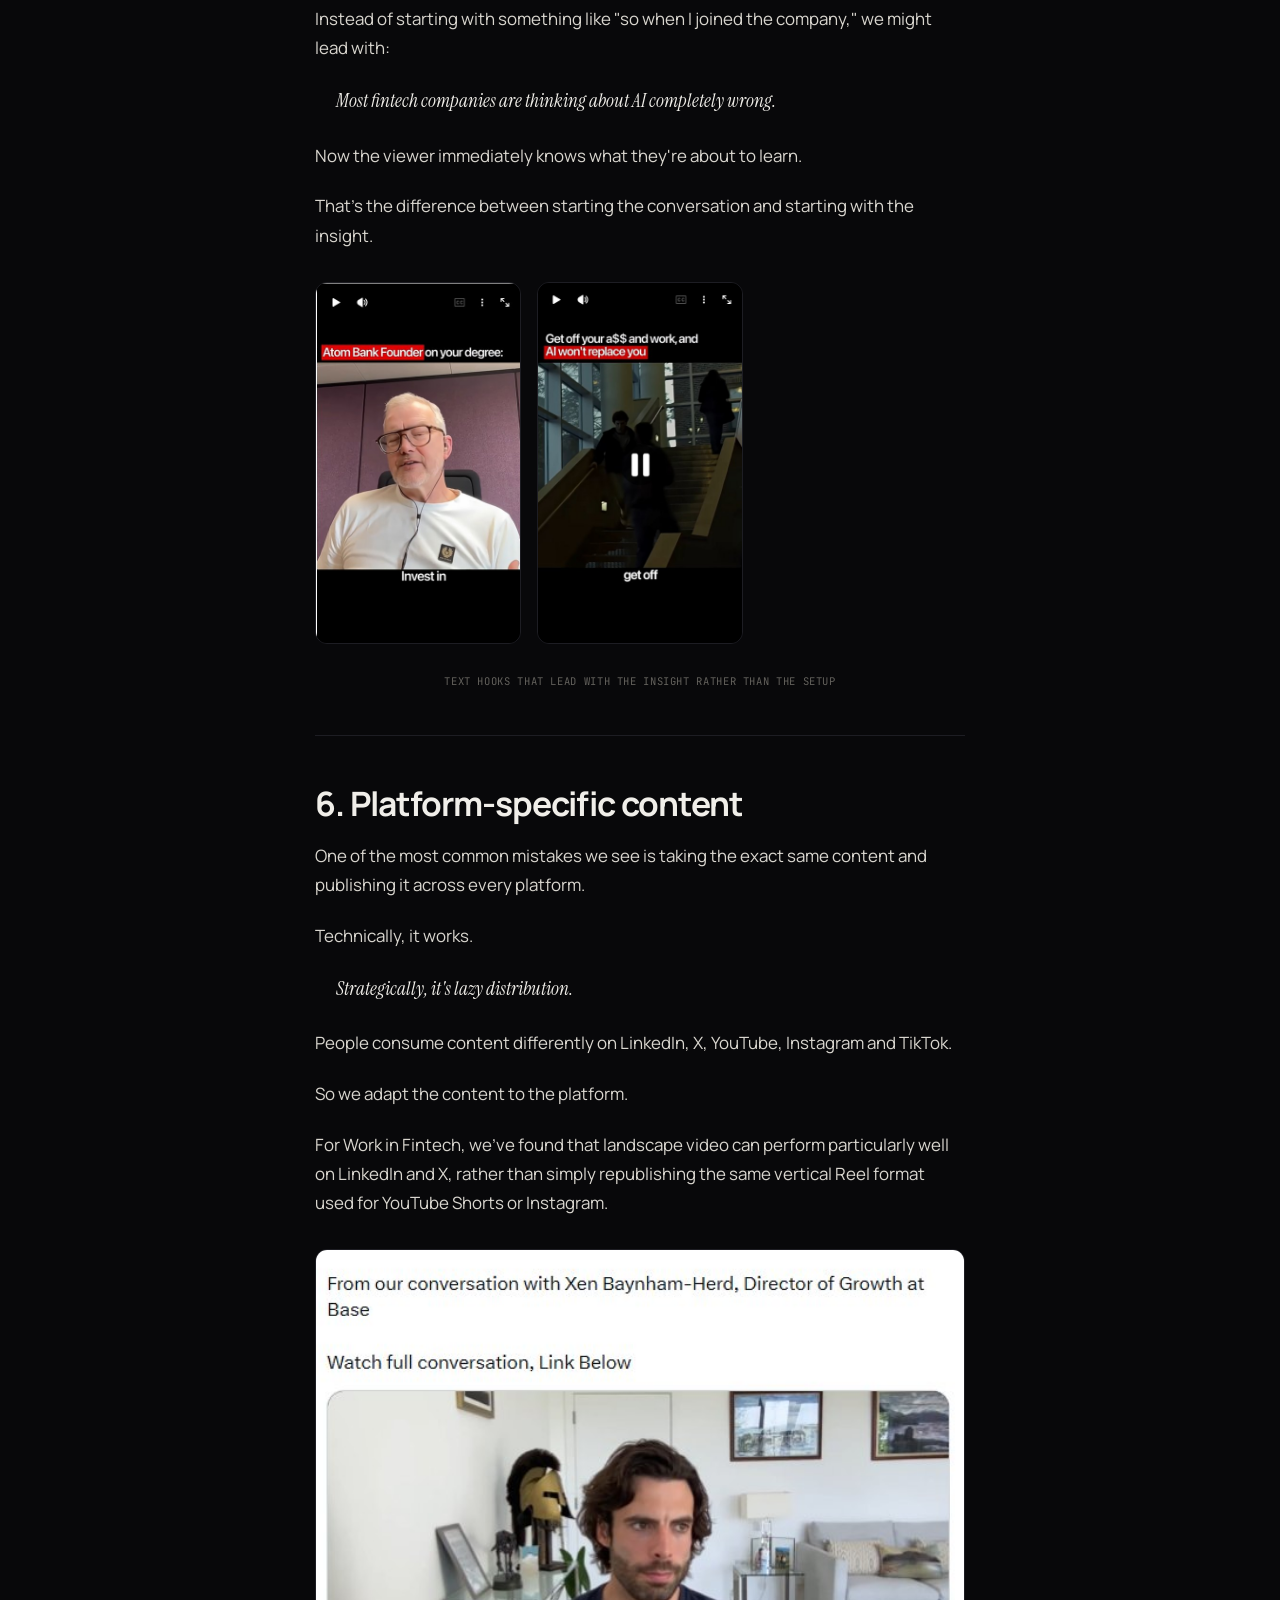
<file: blog/podcast-distribution-is-more-than-publishing-an-episode.html>
<!DOCTYPE html>
<html lang="en">
<head>
<meta charset="UTF-8">
<meta name="viewport" content="width=device-width, initial-scale=1.0">
<title>How to build a podcast distribution engine for maximum impact | Qurious Growth</title>
<meta name="description" content="Most podcasts don't have a content problem. They have a distribution problem. This is the seven-part system we run on every episode, with examples from Work in Fintech.">
<meta property="og:title" content="How to build a podcast distribution engine for maximum impact | Qurious Growth">
<meta property="og:description" content="Most podcasts don't have a content problem. They have a distribution problem. This is the seven-part system we run on every episode, with examples from Work in Fintech.">
<meta property="og:type" content="website">
<meta property="og:site_name" content="Qurious Growth">
<meta name="twitter:card" content="summary_large_image">
<meta property="og:url" content="https://www.quriousgrowth.com/">
<meta property="og:image" content="https://www.quriousgrowth.com/assets/img/blog/clipping-network-og.jpg">
<meta property="og:image:width" content="1200">
<meta property="og:image:height" content="630">
<meta name="twitter:image" content="https://www.quriousgrowth.com/assets/img/blog/clipping-network-og.jpg">
<link rel="icon" href="../favicon.ico" sizes="32x32">
<link rel="icon" href="../assets/img/favicon.svg" type="image/svg+xml">
<link rel="icon" href="../assets/img/icon-192.png" type="image/png" sizes="192x192">
<link rel="apple-touch-icon" href="../assets/img/apple-touch-icon.png">
<link rel="preconnect" href="https://fonts.googleapis.com">
<link rel="preconnect" href="https://fonts.gstatic.com" crossorigin>
<link href="https://fonts.googleapis.com/css2?family=Instrument+Serif:ital@0;1&family=Manrope:wght@400;500;600;700;800&family=JetBrains+Mono:wght@400;500&display=swap" rel="stylesheet">
<link rel="stylesheet" href="../assets/css/main.css">
</head>
<body data-page="blog">
<header class="nav">
  <a href="../index.html" class="brand" aria-label="Qurious Growth home">
    <svg viewBox="0 0 38 38" fill="none" xmlns="http://www.w3.org/2000/svg" aria-hidden="true">
      <rect width="38" height="38" rx="10" fill="#0E0E11"/>
      <rect x=".5" y=".5" width="37" height="37" rx="9.5" stroke="#1D1D23"/>
      <text x="19" y="26" text-anchor="middle" font-family="Manrope, sans-serif" font-weight="700" font-size="19" fill="#F0EEE9">Q</text>
      <circle cx="28.5" cy="28.5" r="3.2" fill="#C6A667"/>
    </svg>
    <span>Qurious Growth</span>
  </a>
  <nav>
    <ul class="nav-links">
      <li><a href="../index.html#services">Services</a></li>
      <li><a href="../index.html#results">Results</a></li>
      <li><a href="../index.html#shorts">Short-Form</a></li>
      <li><a href="../case-studies.html">Case Studies</a></li>
      <li><a href="../blog/index.html" class="active">Blog</a></li>
    </ul>
  </nav>
  <a href="../contact.html" class="nav-cta">Book a Call</a>
  <button class="burger" id="burger" onclick="toggleMenu()" aria-label="Open menu"><span></span><span></span><span></span></button>
</header>

<div class="mobile" id="mobile">
  <a href="../index.html#services" onclick="closeMenu()">Services</a>
  <a href="../index.html#results" onclick="closeMenu()">Results</a>
  <a href="../index.html#shorts" onclick="closeMenu()">Short-Form</a>
  <a href="../case-studies.html" onclick="closeMenu()">Case Studies</a>
  <a href="../blog/index.html" onclick="closeMenu()">Blog</a>
  <a href="../index.html#faq" onclick="closeMenu()">FAQ</a>
  <a href="../contact.html" class="m-cta" onclick="closeMenu()">Book a Call &rarr;</a>
</div>

<article>
  <section class="post-head">
    <div class="wrap">
      <div class="post-meta"><span>Distribution</span><span>19 August 2026</span><span>12 min read</span></div>
      <h1 class="h-lg post-title">How to build a podcast distribution engine for maximum impact</h1>
      <p class="post-dek">Most podcasts don't have a content problem. They have a distribution problem. This is the seven-part system we run on every episode, with examples from Work in Fintech.</p>
      <figure class="post-hero"><img src="../assets/img/li-impressions-aug.jpg" alt="Analytics showing 172,214 impressions in 30 days, up 1,047.1 per cent, all organic"></figure>
    </div>
  </section>

  <section class="tight-top">
    <div class="prose">
<p>Most podcasts don't have a content problem.</p>
<p>They have a distribution problem.</p>
<p>A company can spend hours finding the right guest, preparing for the conversation, recording a one-hour episode and producing high-quality content.</p>
<p>Then it publishes the episode on YouTube, LinkedIn and Instagram and waits for the audience to come.</p>
<p>That's not a distribution strategy.</p>
<blockquote><p>That's publishing.</p></blockquote>
<p>A podcast only creates meaningful business value when the ideas, people and conversations inside it reach the right audience.</p>
<p>At Qurious Growth, we think about podcast distribution as a system designed to turn every episode into:</p>
<blockquote><p>Attention, audience, relationships, opportunities.</p></blockquote>
<hr>
<h2>Why do companies have podcasts?</h2>
<p>There are three major reasons.</p>
<h3>1. Audience and monetisation</h3>
<p>The obvious one.</p>
<p>Build an audience, generate attention and eventually monetise that attention through sponsorships, advertising and brand partnerships.</p>
<p>The larger and more valuable the audience, the more valuable the media inventory becomes.</p>
<p>But for B2B companies, there are two other use cases that can be even more valuable.</p>
<h3>2. Access and relationships</h3>
<p>Imagine you're a B2B fintech company selling enterprise software.</p>
<p>Your average contract is worth $100K a year.</p>
<p>There may only be 50 companies that are truly ideal customers for you.</p>
<p>A podcast gives you a reason to get the decision-makers at those companies into a conversation.</p>
<p>Instead of sending another cold sales email, you can invite the Head of Sales, CFO, CEO or founder onto your podcast.</p>
<p>You have a conversation.</p>
<p>You learn about their business.</p>
<p>They learn about yours.</p>
<p>You build a relationship.</p>
<p>And if you're good at sales, that relationship can eventually become a customer.</p>
<p>Suddenly, the podcast isn't just a media expense.</p>
<blockquote><p>It's a relationship and sales channel.</p></blockquote>
<h3>3. Brand and category building</h3>
<p>Some companies don't run podcasts to generate advertising revenue at all.</p>
<p>They use content to build mindshare.</p>
<p>Companies like Stripe are a good example of this broader approach to content-led brand building.</p>
<p>If founders, developers, CFOs and operators repeatedly see your company associated with intelligent conversations and useful insights, your brand gradually becomes more familiar.</p>
<p>And familiarity matters.</p>
<p>Imagine six months from now you need a payments infrastructure provider.</p>
<p>You've seen Stripe executives, Stripe content and Stripe insights dozens of times.</p>
<p>When you eventually enter the buying process, Stripe isn't a stranger.</p>
<blockquote><p>The brand already occupies space in your mind.</p></blockquote>
<p>That's the power of content-led marketing.</p>
<p>So there are three potential outcomes: <strong>audience, access and brand</strong>.</p>
<p>The question is: how do you maximise all three?</p>
<p>The answer starts with distribution.</p>
<hr>
<h2>The problem isn't content. It's distribution.</h2>
<p>A one-hour podcast might contain dozens of valuable ideas.</p>
<p>But that conversation has a limited lifespan if you simply publish the episode once and move on to the next one.</p>
<p>We believe every episode should be treated as a content asset that can be distributed in multiple formats, across multiple platforms, to multiple audiences.</p>
<p>That means distribution isn't just posting the episode. It's:</p>
<ul><li>Promotional content</li><li>Guest amplification</li><li>Guest social media kits</li><li>Ghostwritten content</li><li>Short-form video</li><li>Platform-specific content</li><li>Newsletter distribution</li><li>Audience development</li><li>Relationship building</li><li>Performance analysis</li></ul>
<p>Here's how we approach it.</p>
<hr>
<h2>1. Trailer and promotional content</h2>
<p>Distribution starts before the episode goes live.</p>
<p>We create trailer and promotional posts designed to build anticipation around the upcoming conversation.</p>
<p>The objective isn't simply to announce that a new episode is coming soon.</p>
<p>The objective is to give people a reason to care about the conversation.</p>
<p>For Work in Fintech, we've used promotional posts to introduce guests and highlight interesting ideas from upcoming conversations.</p>
<figure><img src="../assets/img/blog/wif-trailer-future-banks.jpg" alt="A promotional post built around an idea from the upcoming conversation: 62 reactions, 7 comments, 3 reposts" loading="lazy"><figcaption>A promotional post built around an idea from the upcoming conversation: 62 reactions, 7 comments, 3 reposts</figcaption></figure>
<figure><img src="../assets/img/blog/wif-trailer-iphone.jpg" alt="Another promotional cut, opening on a moment rather than an announcement: 50 reactions, 3 comments, 2 reposts" loading="lazy"><figcaption>Another promotional cut, opening on a moment rather than an announcement: 50 reactions, 3 comments, 2 reposts</figcaption></figure>
<p>This gives the episode an initial distribution push rather than treating publication as the finish line.</p>
<hr>
<h2>2. Guest social media kits</h2>
<p>Your guest is one of the most valuable distribution channels you have.</p>
<p>But there's a problem with simply asking them to share the podcast.</p>
<p>They're busy. Their communications team is busy. And asking them to write a post, choose an image, find the link and figure out what to say creates unnecessary friction.</p>
<p>So we create a ready-to-publish social media kit for the guest.</p>
<ul><li>LinkedIn post</li><li>X post</li><li>Episode link</li><li>Short-form clips</li><li>Images</li><li>Key talking points</li><li>Suggested captions</li><li>Tags and mentions</li></ul>
<figure class="narrow"><img src="../assets/img/blog/wif-guest-kit-post.jpg" alt="Guest amplification: a ready-to-publish post created around a Work in Fintech episode" loading="lazy"><figcaption>Guest amplification: a ready-to-publish post created around a Work in Fintech episode</figcaption></figure>
<p>First, it makes sharing frictionless. The guest doesn't have to create anything. They can simply review, copy and publish.</p>
<p>Second, it gives the episode access to an audience you don't own.</p>
<p>Your podcast account might have 5,000 followers. Your guest might have 50,000. Their company might have 500,000.</p>
<p>Getting those audiences to see the conversation can dramatically increase total reach.</p>
<p>Third, it strengthens the relationship with the guest and their communications team.</p>
<p>And that leads to an even bigger advantage.</p>
<hr>
<h2>3. Your guest network is a distribution asset</h2>
<p>This is one of the most underrated benefits of running a podcast.</p>
<p>Every guest isn't just an individual appearing on your show.</p>
<blockquote><p>They're a node in a much larger network.</p></blockquote>
<p>Think about what happens when you consistently interview senior executives, founders, investors and operators.</p>
<p>You don't just get access to their audience. You get access to their network:</p>
<ul><li>Another potential guest</li><li>A founder</li><li>Their communications team</li><li>A potential sponsor</li><li>An event organiser</li><li>A potential customer</li><li>An investor</li><li>Another senior executive</li></ul>
<p>And the more guests you work with, the larger that network becomes.</p>
<p>One guest can lead to another. One introduction can lead to a partnership. One relationship with a communications team can lead to multiple executives appearing on the podcast.</p>
<p>That's the multiplier effect.</p>
<blockquote><p>Great podcast, great guest experience, guest amplification, more visibility, better guests, larger network, more introductions, more opportunities.</p></blockquote>
<p>This is why guest communication isn't just an operational task.</p>
<blockquote><p>It's part of the distribution strategy.</p></blockquote>
<p>When you make it easy for a guest to share content and make them look good in the process, you're increasing the probability that the relationship continues beyond the podcast episode.</p>
<p>Over time, the guest network itself becomes an asset.</p>
<p>Your audience can compound. Your distribution can compound.</p>
<p>But most importantly:</p>
<blockquote><p>Your relationships can compound.</p></blockquote>
<p>And in B2B, relationships can be worth far more than impressions.</p>
<hr>
<h2>4. Ghostwriting</h2>
<p>A podcast page shouldn't only talk about its own podcast.</p>
<p>If every post says "watch our latest episode," the page eventually becomes an advertisement for itself.</p>
<p>Instead, we use ghostwritten content to make the page genuinely useful.</p>
<p>For Work in Fintech, we've written posts around:</p>
<ul><li>Fintech success stories</li><li>Industry news</li><li>Market insights</li><li>Interesting companies</li><li>Founder lessons</li><li>Technology trends</li><li>Banking and payments</li><li>AI in financial services</li></ul>
<figure class="narrow"><img src="../assets/img/blog/wif-ghostwriting-starling.jpg" alt="A ghostwritten Work in Fintech post on Starling Bank: around 80,000 impressions, 715 reactions, 20 comments, 10 reposts" loading="lazy"><figcaption>A ghostwritten Work in Fintech post on Starling Bank: around 80,000 impressions, 715 reactions, 20 comments, 10 reposts</figcaption></figure>
<p>This gives people a reason to follow the page even when they haven't watched the podcast.</p>
<p>That's how you build an audience, rather than simply building a podcast subscriber base.</p>
<hr>
<h2>5. Short-form content</h2>
<p>Short-form is an important part of podcast distribution.</p>
<p>But there is a difference between creating clips and creating clips designed to distribute an idea.</p>
<p>We don't simply take a 60-minute podcast, cut it into 60-second segments and add captions.</p>
<p>We look for moments that can stand on their own.</p>
<p>The viewer should be able to understand what this is about, why they should care, and why they should keep watching, without knowing anything about the original podcast.</p>
<h3>Visual hooks</h3>
<p>The first few seconds determine whether someone keeps watching.</p>
<p>For one of our clients, we introduced stronger visual hooks into the short-form content.</p>
<p>The result?</p>
<blockquote><p>The videos generated approximately 3 to 4 times more views than their other videos.</p></blockquote>
<div class="gallery"><img src="../assets/img/blog/wif-visual-hook-1.jpg" alt="Examples of visual hooks built into the opening frame" loading="lazy"><img src="../assets/img/blog/wif-visual-hook-2.jpg" alt="Examples of visual hooks built into the opening frame" loading="lazy"><img src="../assets/img/blog/wif-visual-hook-3.jpg" alt="Examples of visual hooks built into the opening frame" loading="lazy"><figcaption>Examples of visual hooks built into the opening frame</figcaption></div>
<p>The same videos also performed well on LinkedIn.</p>
<figure class="narrow"><img src="../assets/img/blog/wif-linkedin-shortform.jpg" alt="Short-form content adapted for LinkedIn" loading="lazy"><figcaption>Short-form content adapted for LinkedIn</figcaption></figure>
<figure><img src="../assets/img/blog/wif-shortform-performance.jpg" alt="Performance from the same content" loading="lazy"><figcaption>Performance from the same content</figcaption></figure>
<p>The lesson is simple:</p>
<blockquote><p>The clip itself isn't enough. The packaging determines whether the clip gets consumed.</p></blockquote>
<h3>Text hooks</h3>
<p>The visual isn't the only hook.</p>
<p>The opening text matters just as much.</p>
<p>Instead of starting with something like "so when I joined the company," we might lead with:</p>
<blockquote><p>Most fintech companies are thinking about AI completely wrong.</p></blockquote>
<p>Now the viewer immediately knows what they're about to learn.</p>
<p>That's the difference between starting the conversation and starting with the insight.</p>
<div class="gallery"><img src="../assets/img/blog/wif-text-hook-1.jpg" alt="Text hooks that lead with the insight rather than the setup" loading="lazy"><img src="../assets/img/blog/wif-text-hook-2.jpg" alt="Text hooks that lead with the insight rather than the setup" loading="lazy"><figcaption>Text hooks that lead with the insight rather than the setup</figcaption></div>
<hr>
<h2>6. Platform-specific content</h2>
<p>One of the most common mistakes we see is taking the exact same content and publishing it across every platform.</p>
<p>Technically, it works.</p>
<blockquote><p>Strategically, it's lazy distribution.</p></blockquote>
<p>People consume content differently on LinkedIn, X, YouTube, Instagram and TikTok.</p>
<p>So we adapt the content to the platform.</p>
<p>For Work in Fintech, we've found that landscape video can perform particularly well on LinkedIn and X, rather than simply republishing the same vertical Reel format used for YouTube Shorts or Instagram.</p>
<figure><img src="../assets/img/blog/wif-landscape-linkedin.jpg" alt="Platform-native landscape distribution" loading="lazy"><figcaption>Platform-native landscape distribution</figcaption></figure>
<figure><img src="../assets/img/blog/wif-x-repost.jpg" alt="The same content reposted and amplified on X" loading="lazy"><figcaption>The same content reposted and amplified on X</figcaption></figure>
<p>We also don't believe in stuffing every post with hashtags.</p>
<p>A post with a long list of hashtags can look cluttered and overly promotional.</p>
<p>The goal isn't to make the post look like social media content.</p>
<blockquote><p>The goal is to make it feel native to the platform.</p></blockquote>
<p>That's why we adapt video dimensions, hooks, captions, post copy, CTAs, context, formatting and posting strategy for the platform we're publishing on.</p>
<hr>
<h2>7. Owned audience and newsletter distribution</h2>
<p>Social media is rented distribution.</p>
<p>Your newsletter and other owned channels are different.</p>
<p>If someone subscribes to your newsletter, you've created a direct relationship with that audience.</p>
<p>That's why we also look at how podcast content can feed an owned audience.</p>
<p>A single episode can become:</p>
<ul><li>Newsletter insights</li><li>Key takeaways</li><li>Guest quotes</li><li>Industry analysis</li><li>Recommended resources</li><li>Episode links</li></ul>
<figure><img src="../assets/img/blog/wif-newsletter-playbook.jpg" alt="The Work in Fintech Playbook: a biweekly newsletter built on top of the podcast, now at 2,282 subscribers" loading="lazy"><figcaption>The Work in Fintech Playbook: a biweekly newsletter built on top of the podcast, now at 2,282 subscribers</figcaption></figure>
<p>This creates another loop:</p>
<blockquote><p>Social distribution, new audience, newsletter, owned audience, future episodes.</p></blockquote>
<p>The objective is not to depend entirely on any one platform.</p>
<p>It's to gradually turn rented attention into an owned audience.</p>
<hr>
<h2>Distribution isn't "post everywhere"</h2>
<p>This is the biggest misconception we see.</p>
<p>Distribution isn't creating one piece of content and posting it five times.</p>
<p>It's creating one idea, identifying the audience, packaging it appropriately, distributing it through the right channels, measuring the result, then learning and repeating.</p>
<p>One podcast conversation can therefore become:</p>
<ul><li>Long-form episode</li><li>Trailer and promotional content</li><li>Short-form video</li><li>LinkedIn thought leadership</li><li>X insights</li><li>Guest social media kit</li><li>Ghostwritten industry content</li><li>Newsletter content</li><li>Future content ideas</li></ul>
<p>The original one-hour conversation becomes a content asset that keeps working long after the recording ends.</p>
<hr>
<h2>The distribution flywheel</h2>
<p>When all of these pieces work together, something interesting happens.</p>
<p>A podcast episode doesn't have a single lifecycle.</p>
<p>It enters a flywheel:</p>
<blockquote><p>Conversation, content, distribution, audience, guest visibility, better guests, larger network, more distribution, more relationships, more opportunities.</p></blockquote>
<p>And the cycle repeats.</p>
<p>This is where podcast distribution becomes more than a marketing activity.</p>
<blockquote><p>It becomes a growth system.</p></blockquote>
<hr>
<h2>What does good distribution actually create?</h2>
<p>At the end of the day, we're not trying to maximise the number of posts.</p>
<p>We're trying to maximise the business value created from every conversation.</p>
<p>For a fintech or B2B podcast, that could mean:</p>
<ul><li>More relevant audience</li><li>Better guests</li><li>More guest referrals</li><li>Stronger relationships with communications teams</li><li>More newsletter subscribers</li><li>More podcast listeners</li><li>More event registrations</li><li>More partnerships</li><li>More brand awareness</li><li>More commercial opportunities</li></ul>
<p>That's why we think about distribution as a system.</p>
<blockquote><p>The podcast creates the intellectual capital. Content packaging creates attention. Distribution creates reach. The right audience creates relationships. Relationships create opportunities.</p></blockquote>
<hr>
<h2>The podcast is the asset. Distribution is the leverage.</h2>
<p>The podcast industry has spent years obsessing over downloads, subscribers and views.</p>
<p>I think we're entering a different phase.</p>
<p>The question is no longer how big your podcast is.</p>
<p>It's how much leverage you can create from every conversation.</p>
<p>One conversation can become dozens of content opportunities.</p>
<p>Those opportunities can reach multiple audiences.</p>
<p>Those audiences can create relationships.</p>
<p>Those relationships can create pipeline.</p>
<p>And that pipeline can create revenue.</p>
<blockquote><p>The podcast is the asset. Distribution is the leverage. Relationships are the multiplier. Revenue is the outcome.</p></blockquote>
<p>If you can build the system connecting all four, a podcast stops being just a content initiative.</p>
<blockquote><p>It becomes a growth engine.</p></blockquote>
    </div>
    <div class="post-cta">
      <h3>Want this run on your podcast?</h3>
      <p>We handle distribution end to end, from production and packaging to guest amplification and audience growth. Book a call and we'll audit your current setup for free.</p>
      <a href="../contact.html" class="btn btn-solid">Book a call <span class="arr">&rarr;</span></a>
    </div>
  </section>
</article>
<footer>
  <div class="f-grid">
    <div class="f-brand">
      <a href="../index.html" class="brand"><svg viewBox="0 0 38 38" fill="none" xmlns="http://www.w3.org/2000/svg" aria-hidden="true">
      <rect width="38" height="38" rx="10" fill="#0E0E11"/>
      <rect x=".5" y=".5" width="37" height="37" rx="9.5" stroke="#1D1D23"/>
      <text x="19" y="26" text-anchor="middle" font-family="Manrope, sans-serif" font-weight="700" font-size="19" fill="#F0EEE9">Q</text>
      <circle cx="28.5" cy="28.5" r="3.2" fill="#C6A667"/>
    </svg><span>Qurious Growth</span></a>
      <p>Podcast management and distribution for fintech, retail, VC and capital markets brands.</p>
    </div>
    <div class="f-col">
      <h4>Services</h4>
      <a href="../index.html#services">Guest Engine</a>
      <a href="../index.html#services">Production</a>
      <a href="../index.html#services">Distribution</a>
    </div>
    <div class="f-col">
      <h4>Work</h4>
      <a href="../index.html#results">Results</a>
      <a href="../index.html#shorts">Short-Form</a>
      <a href="../case-studies.html">Case Studies</a>
    </div>
    <div class="f-col">
      <h4>Company</h4>
      <a href="../index.html#faq">FAQ</a>
      <a href="../blog/index.html">Blog</a>
      <a href="../contact.html">Contact</a>
    </div>
  </div>
  <div class="f-bottom">
    <span>&copy; 2026 Qurious Growth. All rights reserved.</span>
    <span>Silvassa, India &middot; Working worldwide</span>
  </div>
</footer>

<script src="../assets/js/main.js" defer></script>
</body>
</html>
</file>
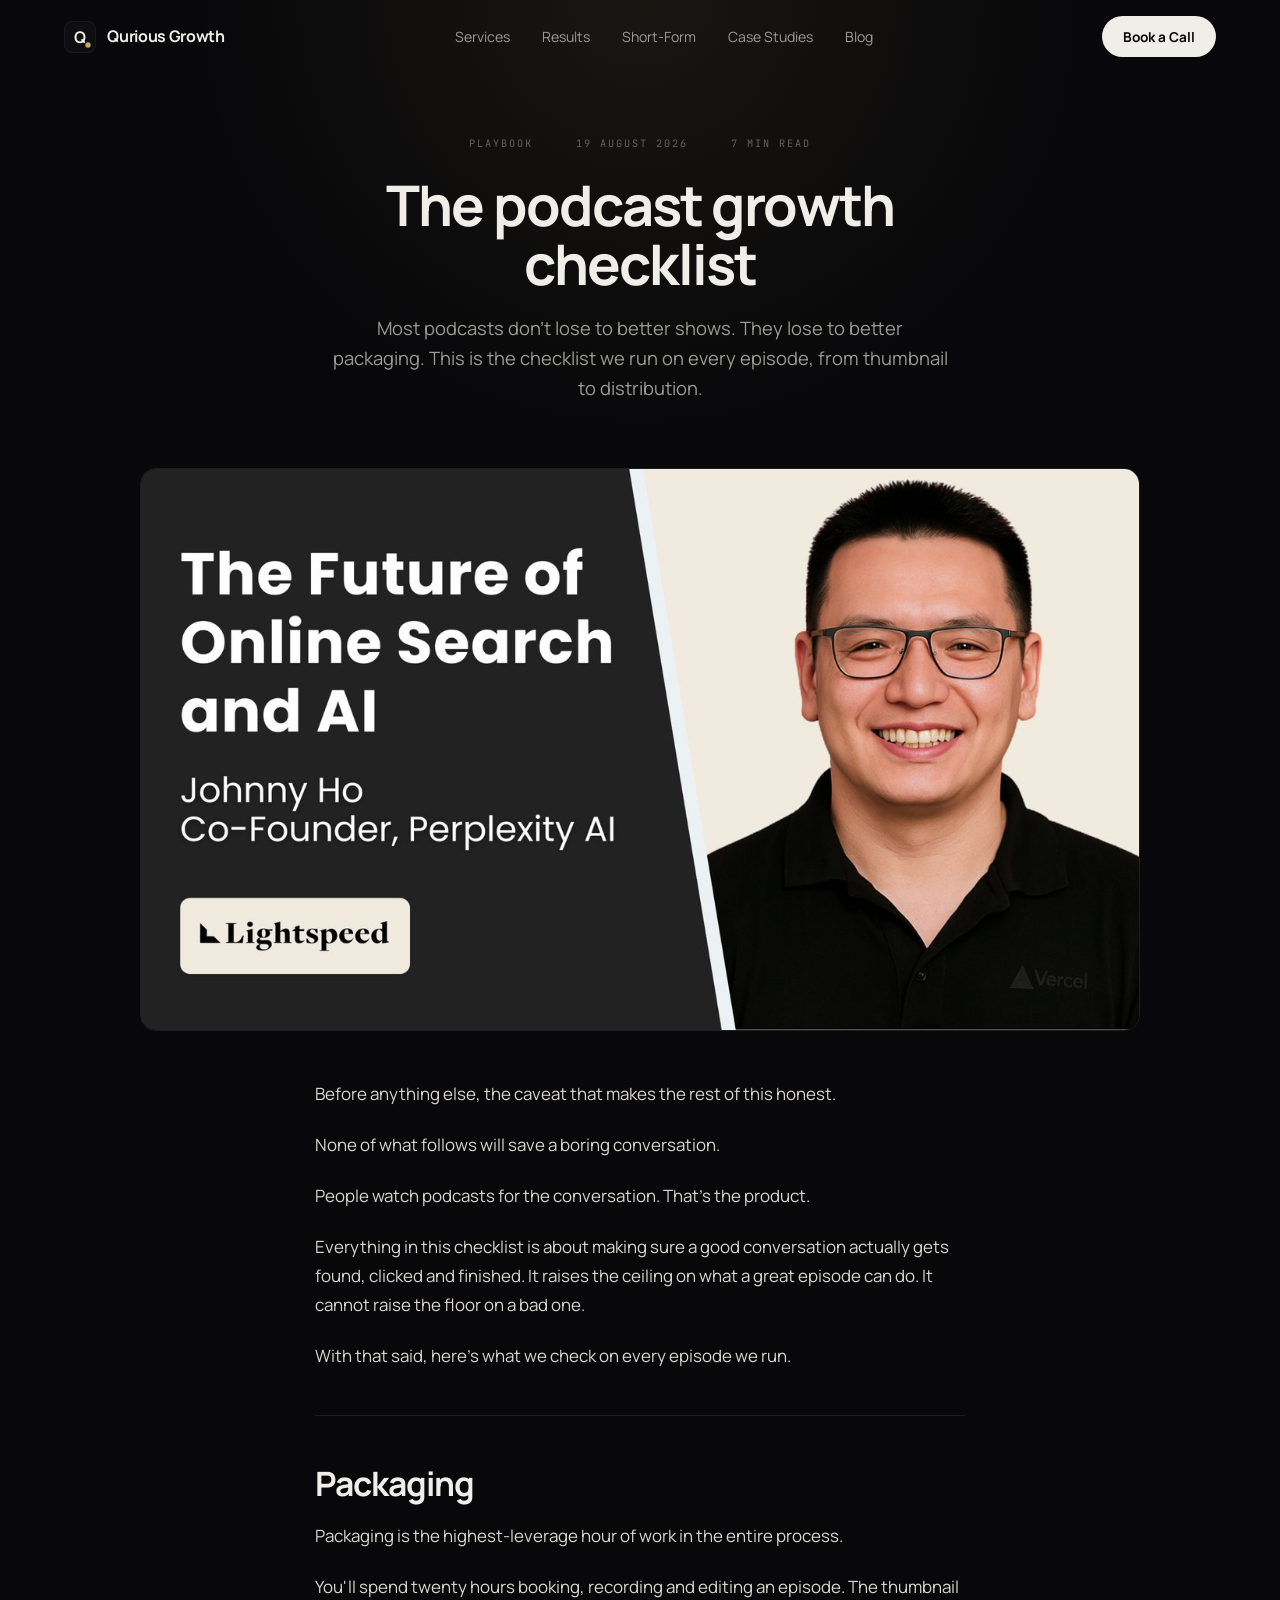
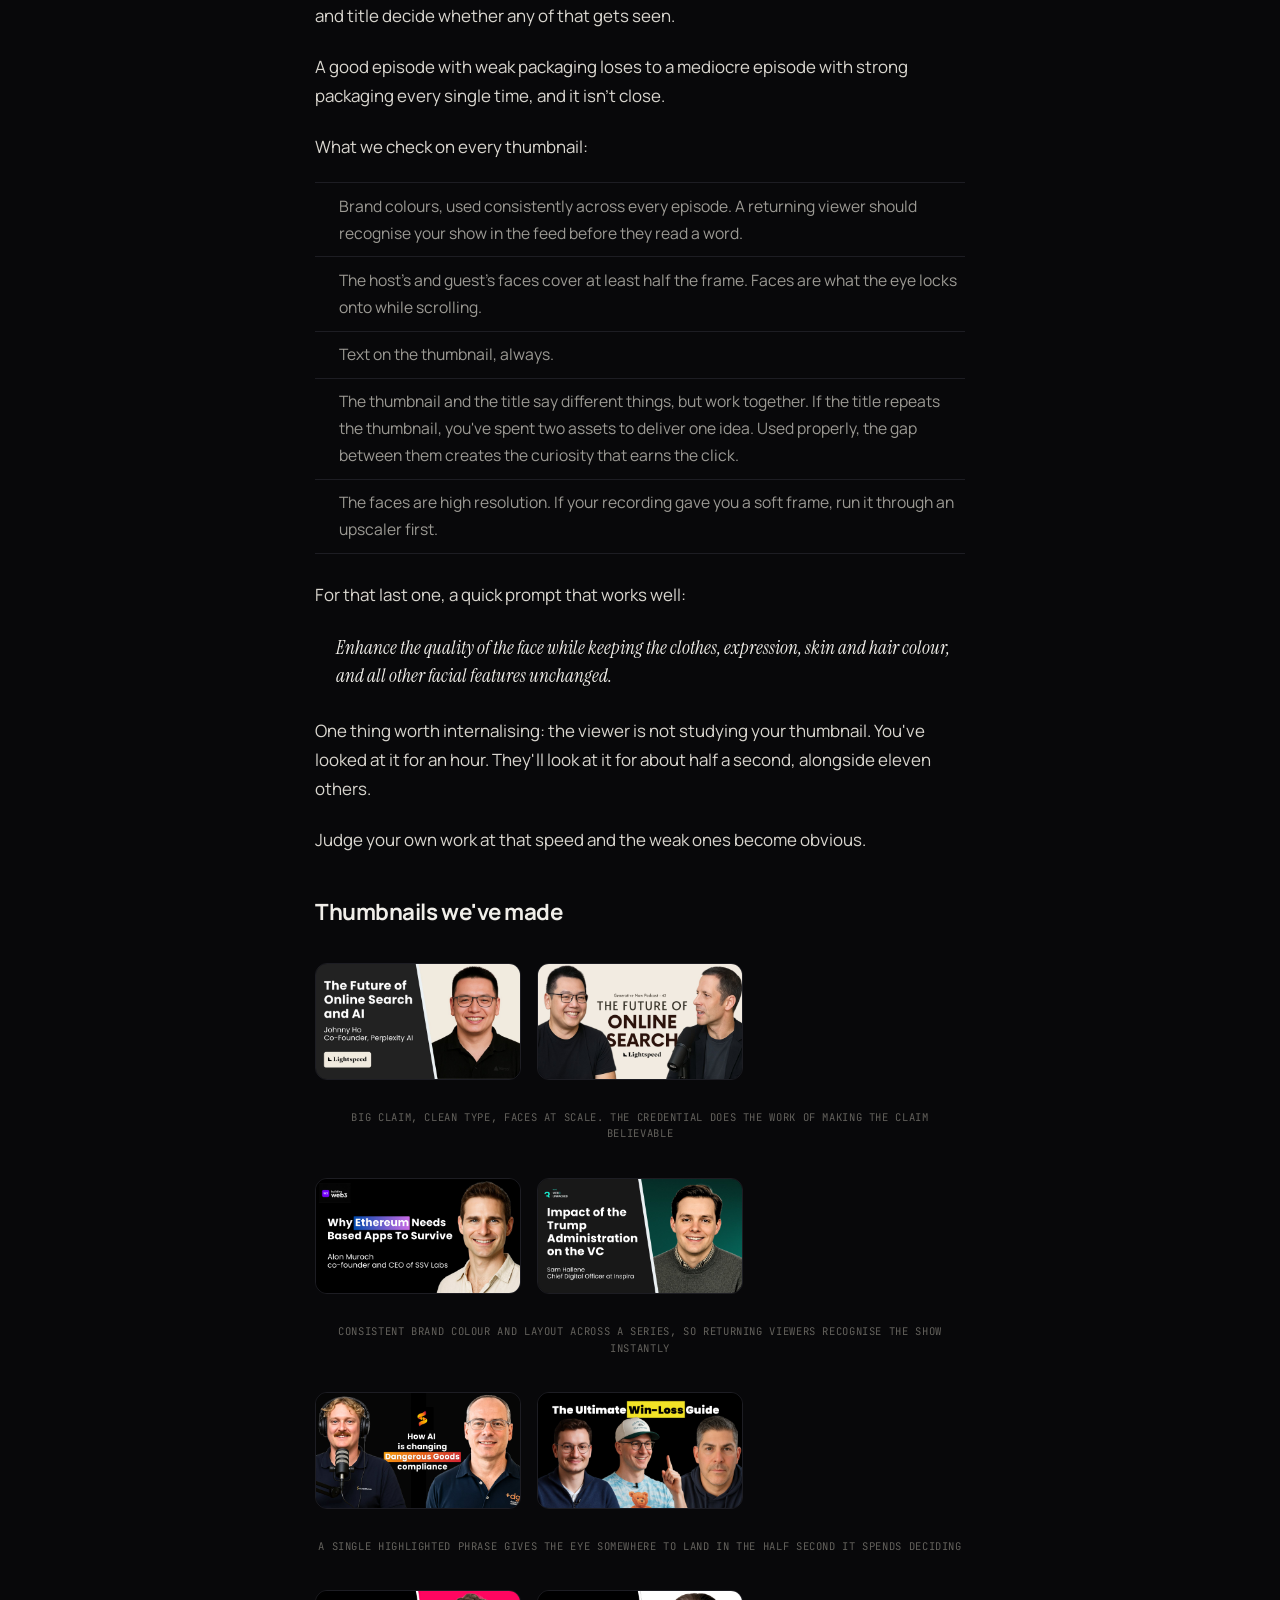
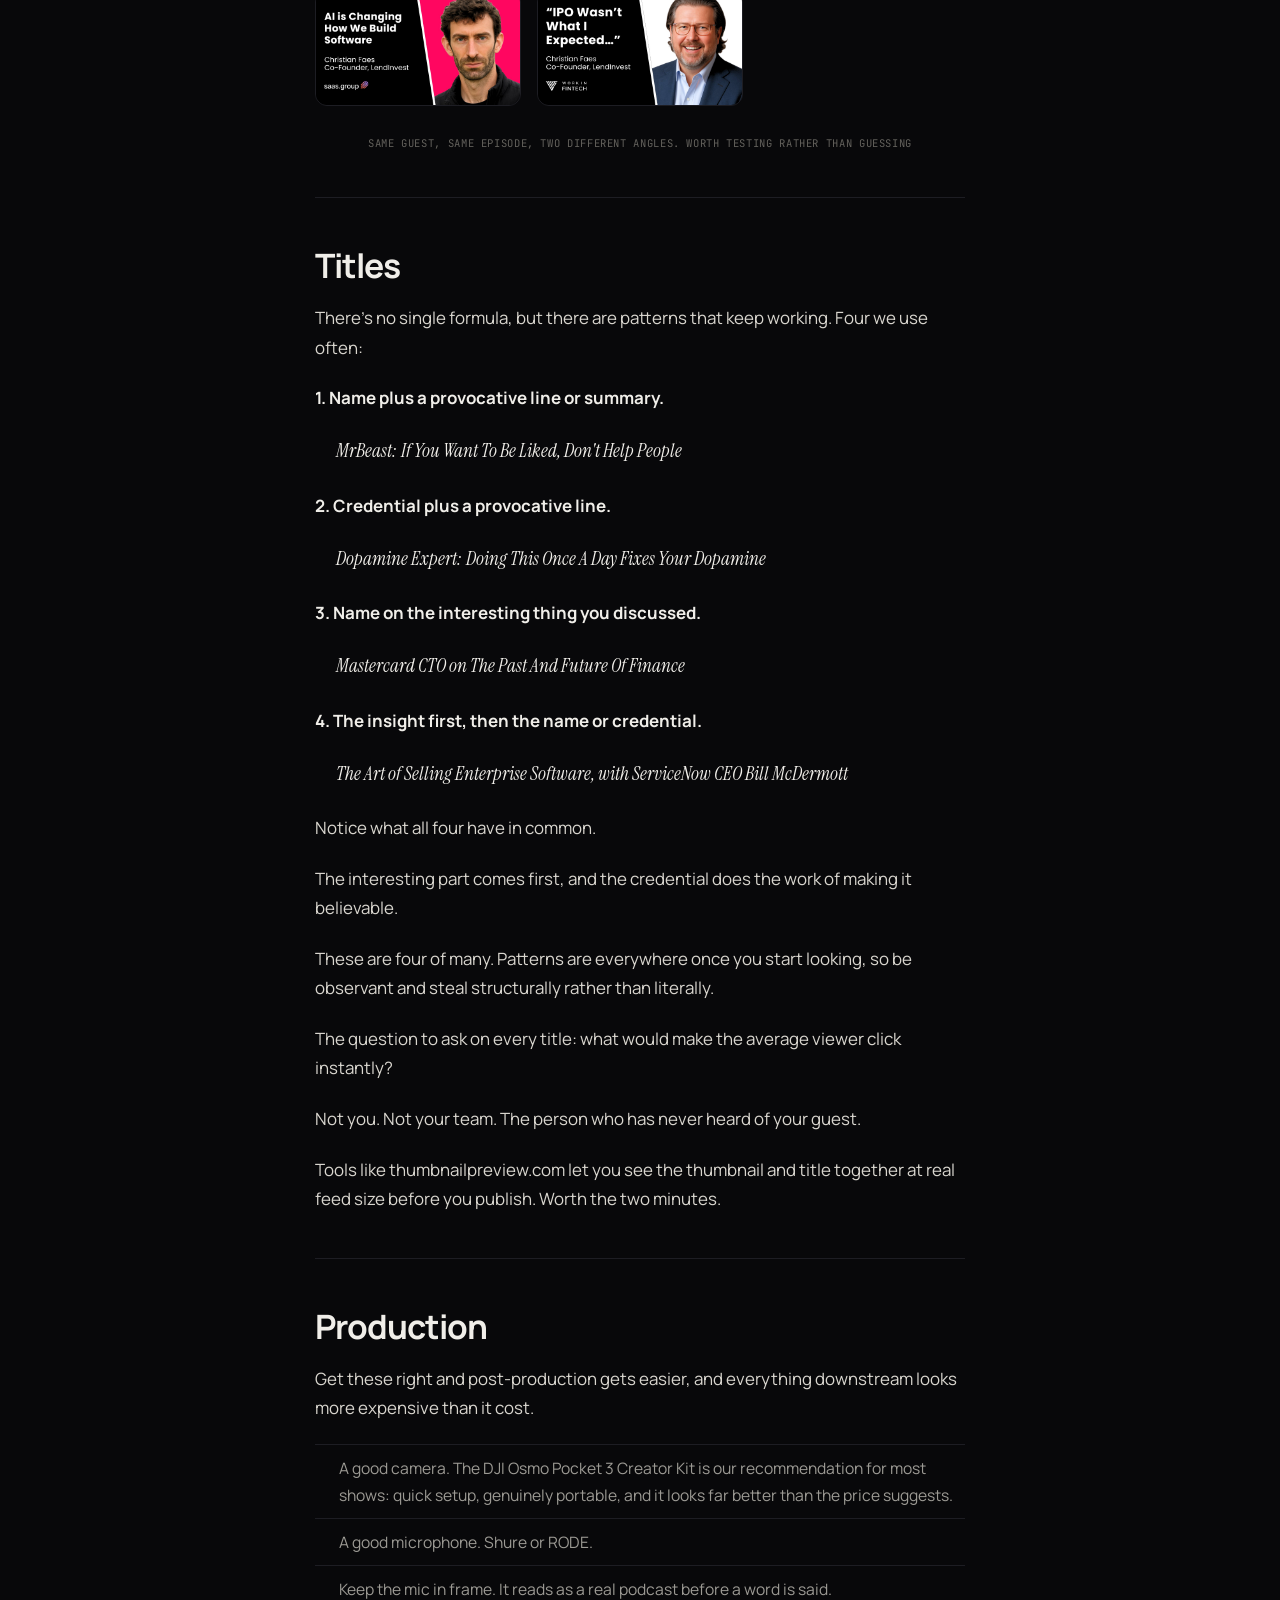
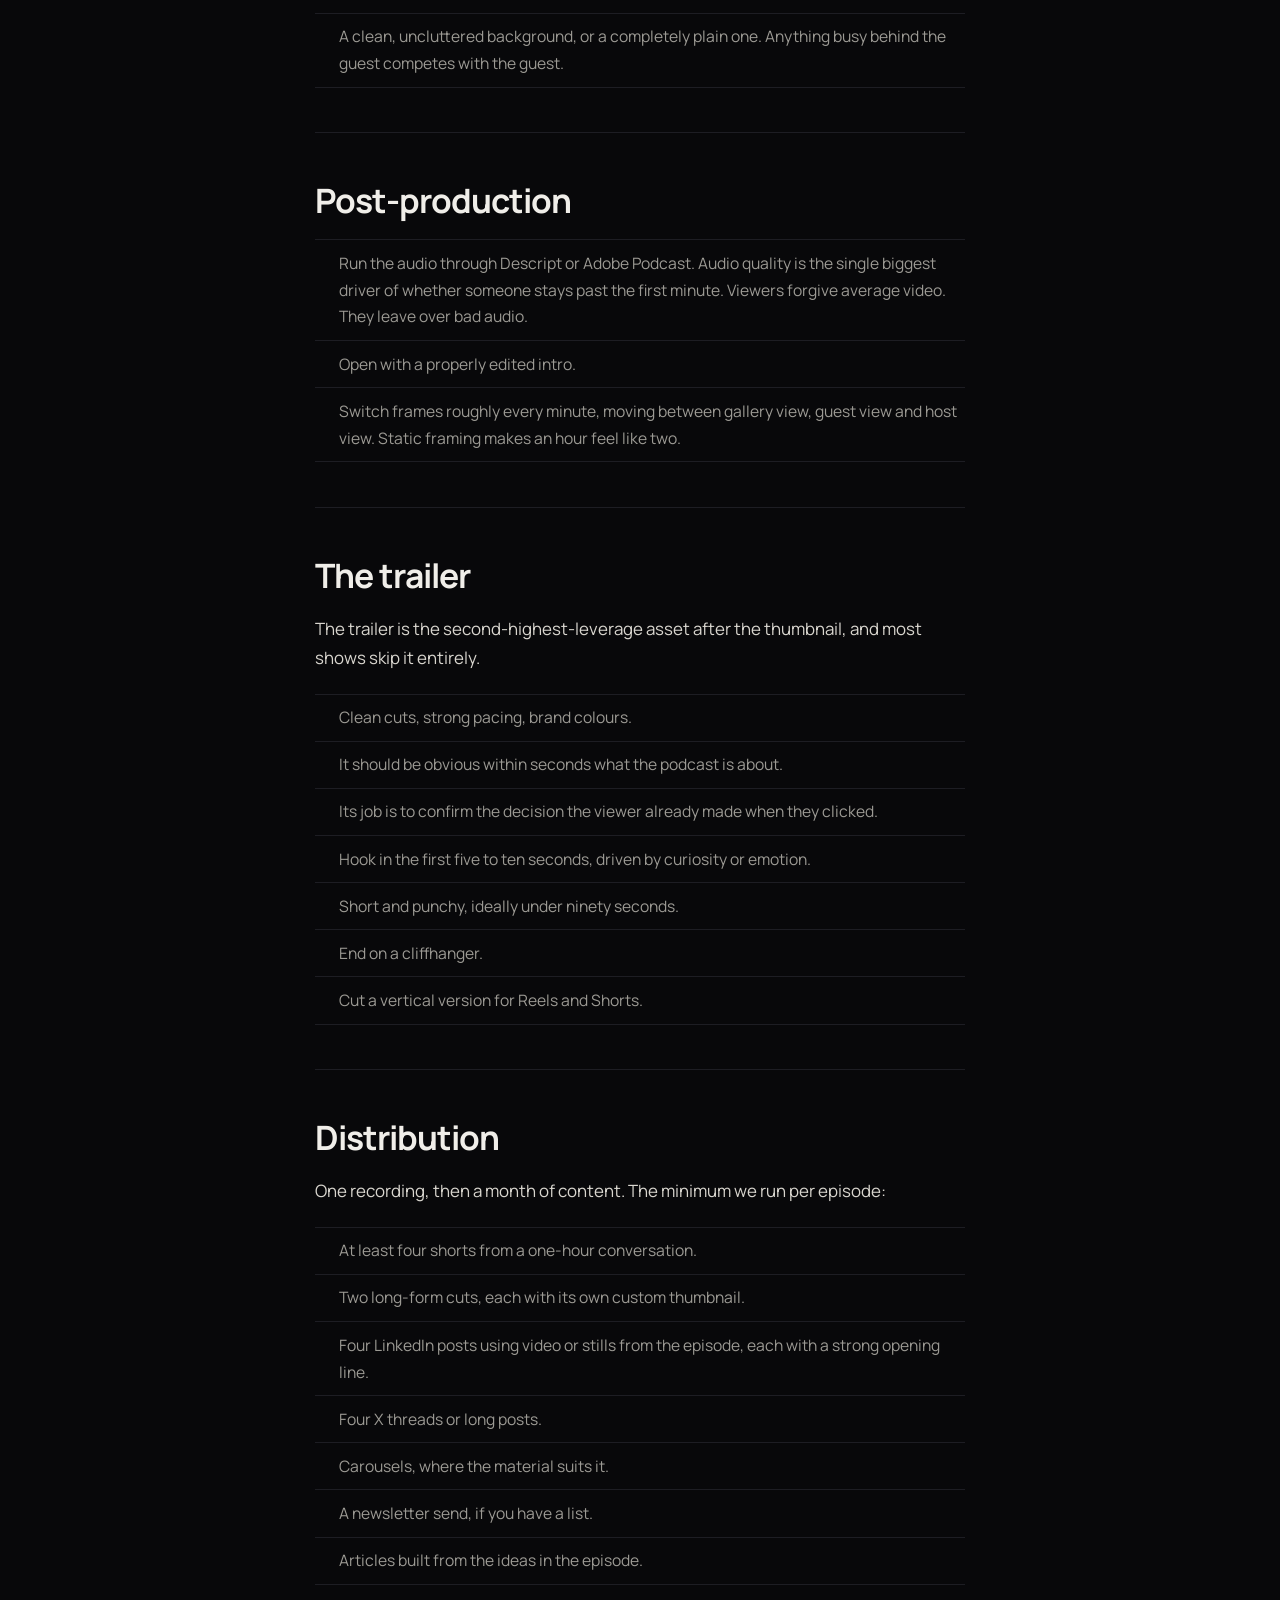
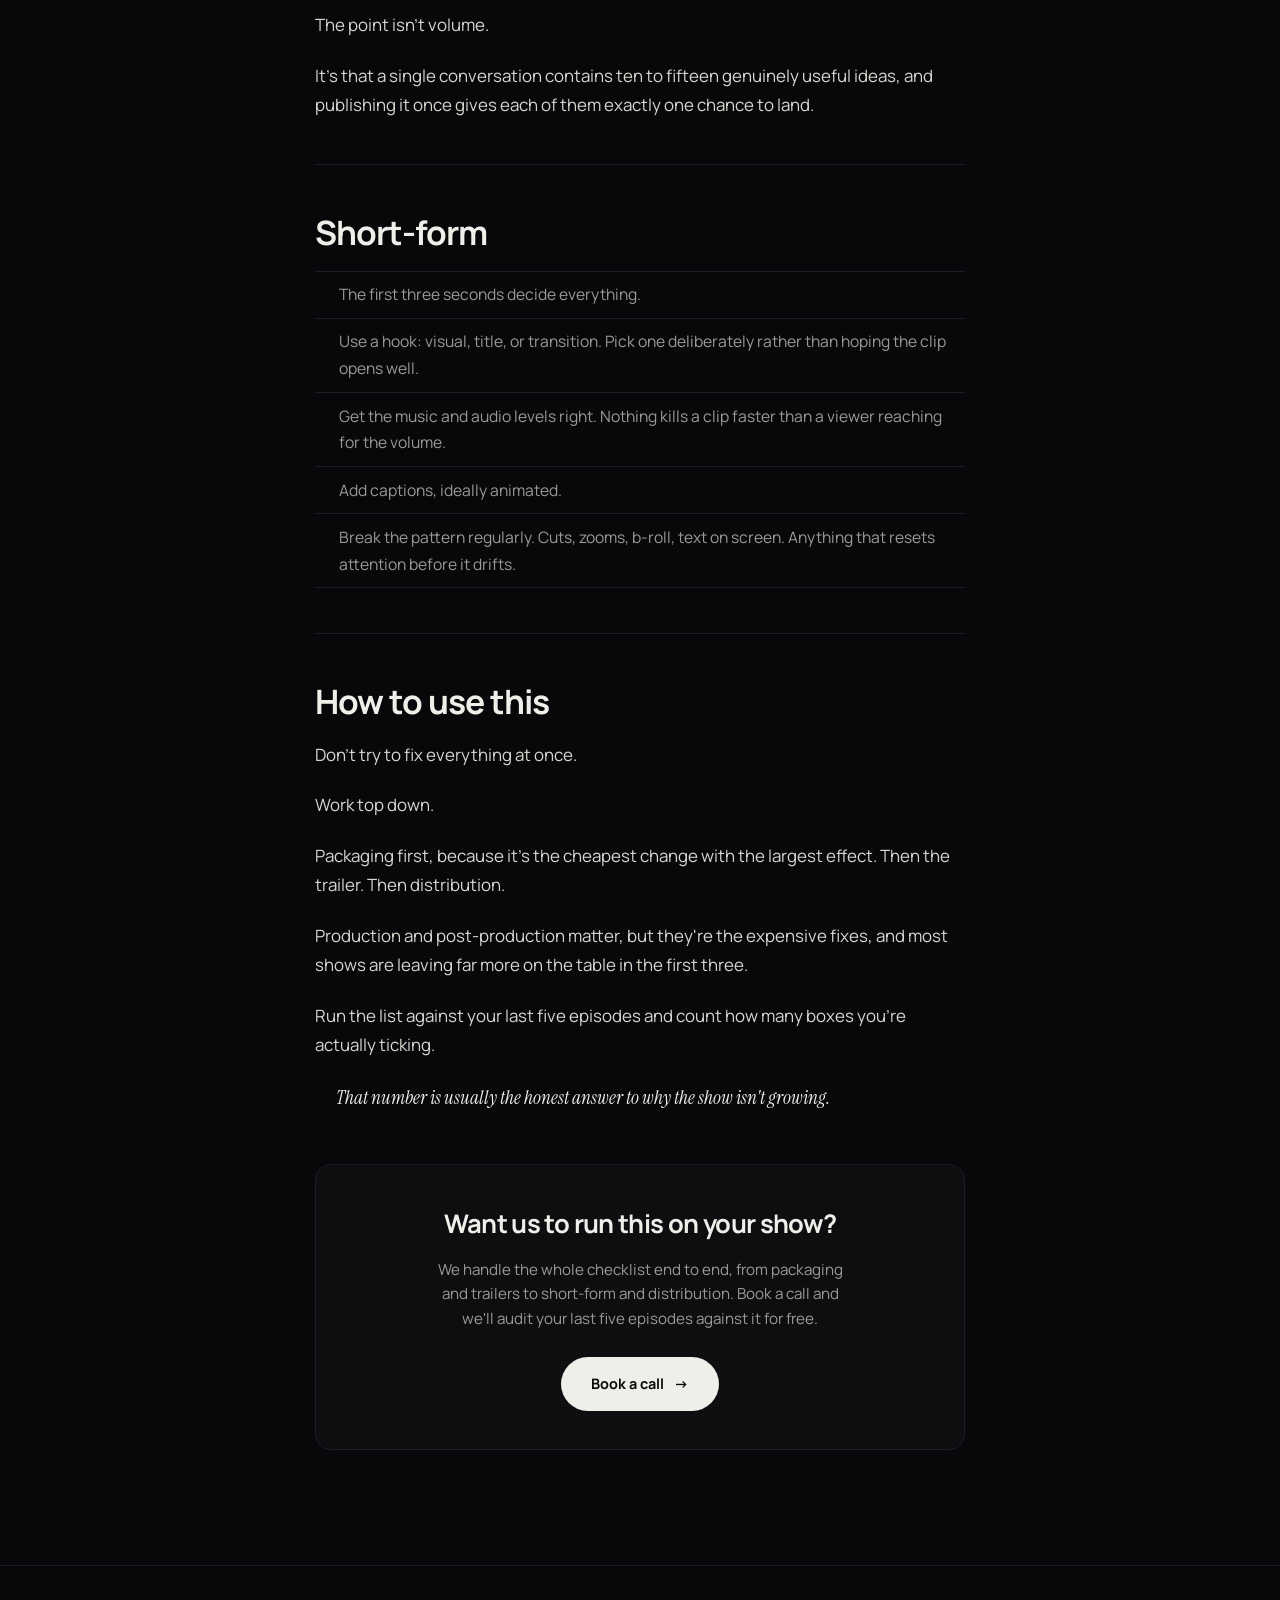
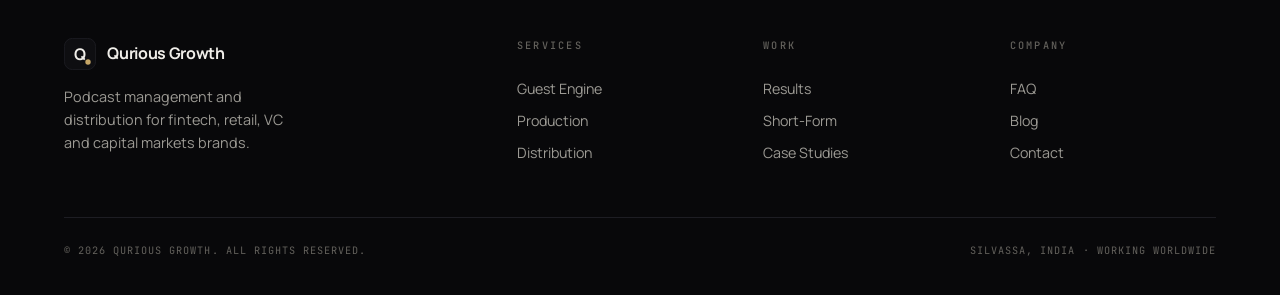
<file: blog/podcast-growth-checklist.html>
<!DOCTYPE html>
<html lang="en">
<head>
<meta charset="UTF-8">
<meta name="viewport" content="width=device-width, initial-scale=1.0">
<title>The podcast growth checklist | Qurious Growth</title>
<meta name="description" content="Most podcasts don't lose to better shows. They lose to better packaging. This is the checklist we run on every episode, from thumbnail to distribution.">
<meta property="og:title" content="The podcast growth checklist | Qurious Growth">
<meta property="og:description" content="Most podcasts don't lose to better shows. They lose to better packaging. This is the checklist we run on every episode, from thumbnail to distribution.">
<meta property="og:type" content="website">
<meta property="og:site_name" content="Qurious Growth">
<meta name="twitter:card" content="summary_large_image">
<meta property="og:url" content="https://www.quriousgrowth.com/">
<meta property="og:image" content="https://www.quriousgrowth.com/assets/img/blog/clipping-network-og.jpg">
<meta property="og:image:width" content="1200">
<meta property="og:image:height" content="630">
<meta name="twitter:image" content="https://www.quriousgrowth.com/assets/img/blog/clipping-network-og.jpg">
<link rel="icon" href="../favicon.ico" sizes="32x32">
<link rel="icon" href="../assets/img/favicon.svg" type="image/svg+xml">
<link rel="icon" href="../assets/img/icon-192.png" type="image/png" sizes="192x192">
<link rel="apple-touch-icon" href="../assets/img/apple-touch-icon.png">
<link rel="preconnect" href="https://fonts.googleapis.com">
<link rel="preconnect" href="https://fonts.gstatic.com" crossorigin>
<link href="https://fonts.googleapis.com/css2?family=Instrument+Serif:ital@0;1&family=Manrope:wght@400;500;600;700;800&family=JetBrains+Mono:wght@400;500&display=swap" rel="stylesheet">
<link rel="stylesheet" href="../assets/css/main.css">
</head>
<body data-page="blog">
<header class="nav">
  <a href="../index.html" class="brand" aria-label="Qurious Growth home">
    <svg viewBox="0 0 38 38" fill="none" xmlns="http://www.w3.org/2000/svg" aria-hidden="true">
      <rect width="38" height="38" rx="10" fill="#0E0E11"/>
      <rect x=".5" y=".5" width="37" height="37" rx="9.5" stroke="#1D1D23"/>
      <text x="19" y="26" text-anchor="middle" font-family="Manrope, sans-serif" font-weight="700" font-size="19" fill="#F0EEE9">Q</text>
      <circle cx="28.5" cy="28.5" r="3.2" fill="#C6A667"/>
    </svg>
    <span>Qurious Growth</span>
  </a>
  <nav>
    <ul class="nav-links">
      <li><a href="../index.html#services">Services</a></li>
      <li><a href="../index.html#results">Results</a></li>
      <li><a href="../index.html#shorts">Short-Form</a></li>
      <li><a href="../case-studies.html">Case Studies</a></li>
      <li><a href="../blog/index.html" class="active">Blog</a></li>
    </ul>
  </nav>
  <a href="../contact.html" class="nav-cta">Book a Call</a>
  <button class="burger" id="burger" onclick="toggleMenu()" aria-label="Open menu"><span></span><span></span><span></span></button>
</header>

<div class="mobile" id="mobile">
  <a href="../index.html#services" onclick="closeMenu()">Services</a>
  <a href="../index.html#results" onclick="closeMenu()">Results</a>
  <a href="../index.html#shorts" onclick="closeMenu()">Short-Form</a>
  <a href="../case-studies.html" onclick="closeMenu()">Case Studies</a>
  <a href="../blog/index.html" onclick="closeMenu()">Blog</a>
  <a href="../index.html#faq" onclick="closeMenu()">FAQ</a>
  <a href="../contact.html" class="m-cta" onclick="closeMenu()">Book a Call &rarr;</a>
</div>

<article>
  <section class="post-head">
    <div class="wrap">
      <div class="post-meta"><span>Playbook</span><span>19 August 2026</span><span>7 min read</span></div>
      <h1 class="h-lg post-title">The podcast growth checklist</h1>
      <p class="post-dek">Most podcasts don't lose to better shows. They lose to better packaging. This is the checklist we run on every episode, from thumbnail to distribution.</p>
      <figure class="post-hero"><img src="../assets/img/blog/qg-thumb-perplexity.jpg" alt="A podcast thumbnail: The Future of Online Search and AI, with Johnny Ho, Co-Founder of Perplexity AI"></figure>
    </div>
  </section>

  <section class="tight-top">
    <div class="prose">
<p>Before anything else, the caveat that makes the rest of this honest.</p>
<p>None of what follows will save a boring conversation.</p>
<p>People watch podcasts for the conversation. That's the product.</p>
<p>Everything in this checklist is about making sure a good conversation actually gets found, clicked and finished. It raises the ceiling on what a great episode can do. It cannot raise the floor on a bad one.</p>
<p>With that said, here's what we check on every episode we run.</p>
<hr>
<h2>Packaging</h2>
<p>Packaging is the highest-leverage hour of work in the entire process.</p>
<p>You'll spend twenty hours booking, recording and editing an episode. The thumbnail and title decide whether any of that gets seen.</p>
<p>A good episode with weak packaging loses to a mediocre episode with strong packaging every single time, and it isn't close.</p>
<p>What we check on every thumbnail:</p>
<ul><li>Brand colours, used consistently across every episode. A returning viewer should recognise your show in the feed before they read a word.</li><li>The host's and guest's faces cover at least half the frame. Faces are what the eye locks onto while scrolling.</li><li>Text on the thumbnail, always.</li><li>The thumbnail and the title say different things, but work together. If the title repeats the thumbnail, you've spent two assets to deliver one idea. Used properly, the gap between them creates the curiosity that earns the click.</li><li>The faces are high resolution. If your recording gave you a soft frame, run it through an upscaler first.</li></ul>
<p>For that last one, a quick prompt that works well:</p>
<blockquote><p>Enhance the quality of the face while keeping the clothes, expression, skin and hair colour, and all other facial features unchanged.</p></blockquote>
<p>One thing worth internalising: the viewer is not studying your thumbnail. You've looked at it for an hour. They'll look at it for about half a second, alongside eleven others.</p>
<p>Judge your own work at that speed and the weak ones become obvious.</p>
<h3>Thumbnails we've made</h3>
<div class="gallery"><img src="../assets/img/blog/qg-thumb-perplexity.jpg" alt="Big claim, clean type, faces at scale. The credential does the work of making the claim believable" loading="lazy"><img src="../assets/img/blog/qg-thumb-lightspeed-ipo.jpg" alt="Big claim, clean type, faces at scale. The credential does the work of making the claim believable" loading="lazy"><figcaption>Big claim, clean type, faces at scale. The credential does the work of making the claim believable</figcaption></div>
<div class="gallery"><img src="../assets/img/blog/qg-thumb-ssv-labs.jpg" alt="Consistent brand colour and layout across a series, so returning viewers recognise the show instantly" loading="lazy"><img src="../assets/img/blog/qg-thumb-web3-unpacked.jpg" alt="Consistent brand colour and layout across a series, so returning viewers recognise the show instantly" loading="lazy"><figcaption>Consistent brand colour and layout across a series, so returning viewers recognise the show instantly</figcaption></div>
<div class="gallery"><img src="../assets/img/blog/qg-thumb-dangerous-goods.jpg" alt="A single highlighted phrase gives the eye somewhere to land in the half second it spends deciding" loading="lazy"><img src="../assets/img/blog/qg-thumb-win-loss.jpg" alt="A single highlighted phrase gives the eye somewhere to land in the half second it spends deciding" loading="lazy"><figcaption>A single highlighted phrase gives the eye somewhere to land in the half second it spends deciding</figcaption></div>
<div class="gallery"><img src="../assets/img/blog/qg-thumb-saas-group.jpg" alt="Same guest, same episode, two different angles. Worth testing rather than guessing" loading="lazy"><img src="../assets/img/blog/qg-thumb-lendinvest.jpg" alt="Same guest, same episode, two different angles. Worth testing rather than guessing" loading="lazy"><figcaption>Same guest, same episode, two different angles. Worth testing rather than guessing</figcaption></div>
<hr>
<h2>Titles</h2>
<p>There's no single formula, but there are patterns that keep working. Four we use often:</p>
<p><strong>1. Name plus a provocative line or summary.</strong></p>
<blockquote><p>MrBeast: If You Want To Be Liked, Don't Help People</p></blockquote>
<p><strong>2. Credential plus a provocative line.</strong></p>
<blockquote><p>Dopamine Expert: Doing This Once A Day Fixes Your Dopamine</p></blockquote>
<p><strong>3. Name on the interesting thing you discussed.</strong></p>
<blockquote><p>Mastercard CTO on The Past And Future Of Finance</p></blockquote>
<p><strong>4. The insight first, then the name or credential.</strong></p>
<blockquote><p>The Art of Selling Enterprise Software, with ServiceNow CEO Bill McDermott</p></blockquote>
<p>Notice what all four have in common.</p>
<p>The interesting part comes first, and the credential does the work of making it believable.</p>
<p>These are four of many. Patterns are everywhere once you start looking, so be observant and steal structurally rather than literally.</p>
<p>The question to ask on every title: what would make the average viewer click instantly?</p>
<p>Not you. Not your team. The person who has never heard of your guest.</p>
<p>Tools like thumbnailpreview.com let you see the thumbnail and title together at real feed size before you publish. Worth the two minutes.</p>
<hr>
<h2>Production</h2>
<p>Get these right and post-production gets easier, and everything downstream looks more expensive than it cost.</p>
<ul><li>A good camera. The DJI Osmo Pocket 3 Creator Kit is our recommendation for most shows: quick setup, genuinely portable, and it looks far better than the price suggests.</li><li>A good microphone. Shure or RODE.</li><li>Keep the mic in frame. It reads as a real podcast before a word is said.</li><li>A clean, uncluttered background, or a completely plain one. Anything busy behind the guest competes with the guest.</li></ul>
<hr>
<h2>Post-production</h2>
<ul><li>Run the audio through Descript or Adobe Podcast. Audio quality is the single biggest driver of whether someone stays past the first minute. Viewers forgive average video. They leave over bad audio.</li><li>Open with a properly edited intro.</li><li>Switch frames roughly every minute, moving between gallery view, guest view and host view. Static framing makes an hour feel like two.</li></ul>
<hr>
<h2>The trailer</h2>
<p>The trailer is the second-highest-leverage asset after the thumbnail, and most shows skip it entirely.</p>
<ul><li>Clean cuts, strong pacing, brand colours.</li><li>It should be obvious within seconds what the podcast is about.</li><li>Its job is to confirm the decision the viewer already made when they clicked.</li><li>Hook in the first five to ten seconds, driven by curiosity or emotion.</li><li>Short and punchy, ideally under ninety seconds.</li><li>End on a cliffhanger.</li><li>Cut a vertical version for Reels and Shorts.</li></ul>
<hr>
<h2>Distribution</h2>
<p>One recording, then a month of content. The minimum we run per episode:</p>
<ul><li>At least four shorts from a one-hour conversation.</li><li>Two long-form cuts, each with its own custom thumbnail.</li><li>Four LinkedIn posts using video or stills from the episode, each with a strong opening line.</li><li>Four X threads or long posts.</li><li>Carousels, where the material suits it.</li><li>A newsletter send, if you have a list.</li><li>Articles built from the ideas in the episode.</li></ul>
<p>The point isn't volume.</p>
<p>It's that a single conversation contains ten to fifteen genuinely useful ideas, and publishing it once gives each of them exactly one chance to land.</p>
<hr>
<h2>Short-form</h2>
<ul><li>The first three seconds decide everything.</li><li>Use a hook: visual, title, or transition. Pick one deliberately rather than hoping the clip opens well.</li><li>Get the music and audio levels right. Nothing kills a clip faster than a viewer reaching for the volume.</li><li>Add captions, ideally animated.</li><li>Break the pattern regularly. Cuts, zooms, b-roll, text on screen. Anything that resets attention before it drifts.</li></ul>
<hr>
<h2>How to use this</h2>
<p>Don't try to fix everything at once.</p>
<p>Work top down.</p>
<p>Packaging first, because it's the cheapest change with the largest effect. Then the trailer. Then distribution.</p>
<p>Production and post-production matter, but they're the expensive fixes, and most shows are leaving far more on the table in the first three.</p>
<p>Run the list against your last five episodes and count how many boxes you're actually ticking.</p>
<blockquote><p>That number is usually the honest answer to why the show isn't growing.</p></blockquote>
    </div>
    <div class="post-cta">
      <h3>Want us to run this on your show?</h3>
      <p>We handle the whole checklist end to end, from packaging and trailers to short-form and distribution. Book a call and we'll audit your last five episodes against it for free.</p>
      <a href="../contact.html" class="btn btn-solid">Book a call <span class="arr">&rarr;</span></a>
    </div>
  </section>
</article>
<footer>
  <div class="f-grid">
    <div class="f-brand">
      <a href="../index.html" class="brand"><svg viewBox="0 0 38 38" fill="none" xmlns="http://www.w3.org/2000/svg" aria-hidden="true">
      <rect width="38" height="38" rx="10" fill="#0E0E11"/>
      <rect x=".5" y=".5" width="37" height="37" rx="9.5" stroke="#1D1D23"/>
      <text x="19" y="26" text-anchor="middle" font-family="Manrope, sans-serif" font-weight="700" font-size="19" fill="#F0EEE9">Q</text>
      <circle cx="28.5" cy="28.5" r="3.2" fill="#C6A667"/>
    </svg><span>Qurious Growth</span></a>
      <p>Podcast management and distribution for fintech, retail, VC and capital markets brands.</p>
    </div>
    <div class="f-col">
      <h4>Services</h4>
      <a href="../index.html#services">Guest Engine</a>
      <a href="../index.html#services">Production</a>
      <a href="../index.html#services">Distribution</a>
    </div>
    <div class="f-col">
      <h4>Work</h4>
      <a href="../index.html#results">Results</a>
      <a href="../index.html#shorts">Short-Form</a>
      <a href="../case-studies.html">Case Studies</a>
    </div>
    <div class="f-col">
      <h4>Company</h4>
      <a href="../index.html#faq">FAQ</a>
      <a href="../blog/index.html">Blog</a>
      <a href="../contact.html">Contact</a>
    </div>
  </div>
  <div class="f-bottom">
    <span>&copy; 2026 Qurious Growth. All rights reserved.</span>
    <span>Silvassa, India &middot; Working worldwide</span>
  </div>
</footer>

<script src="../assets/js/main.js" defer></script>
</body>
</html>
</file>
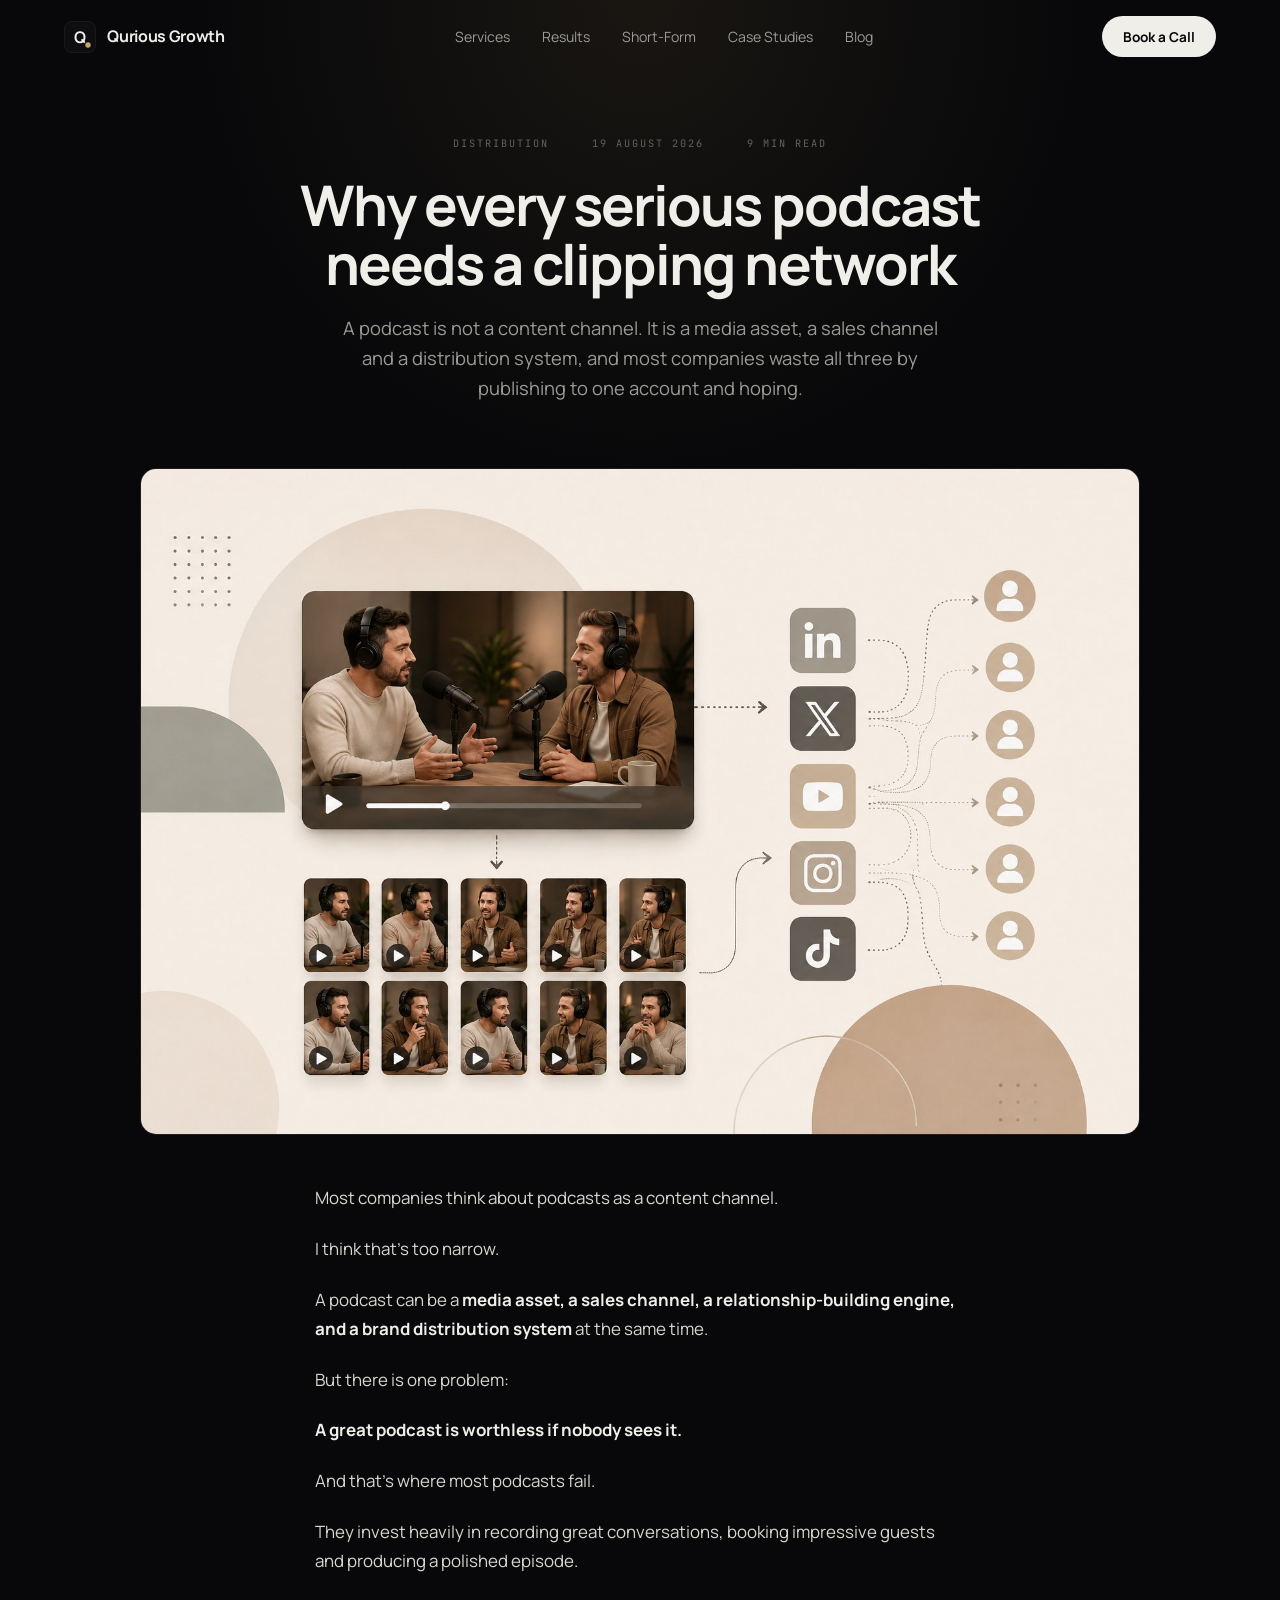
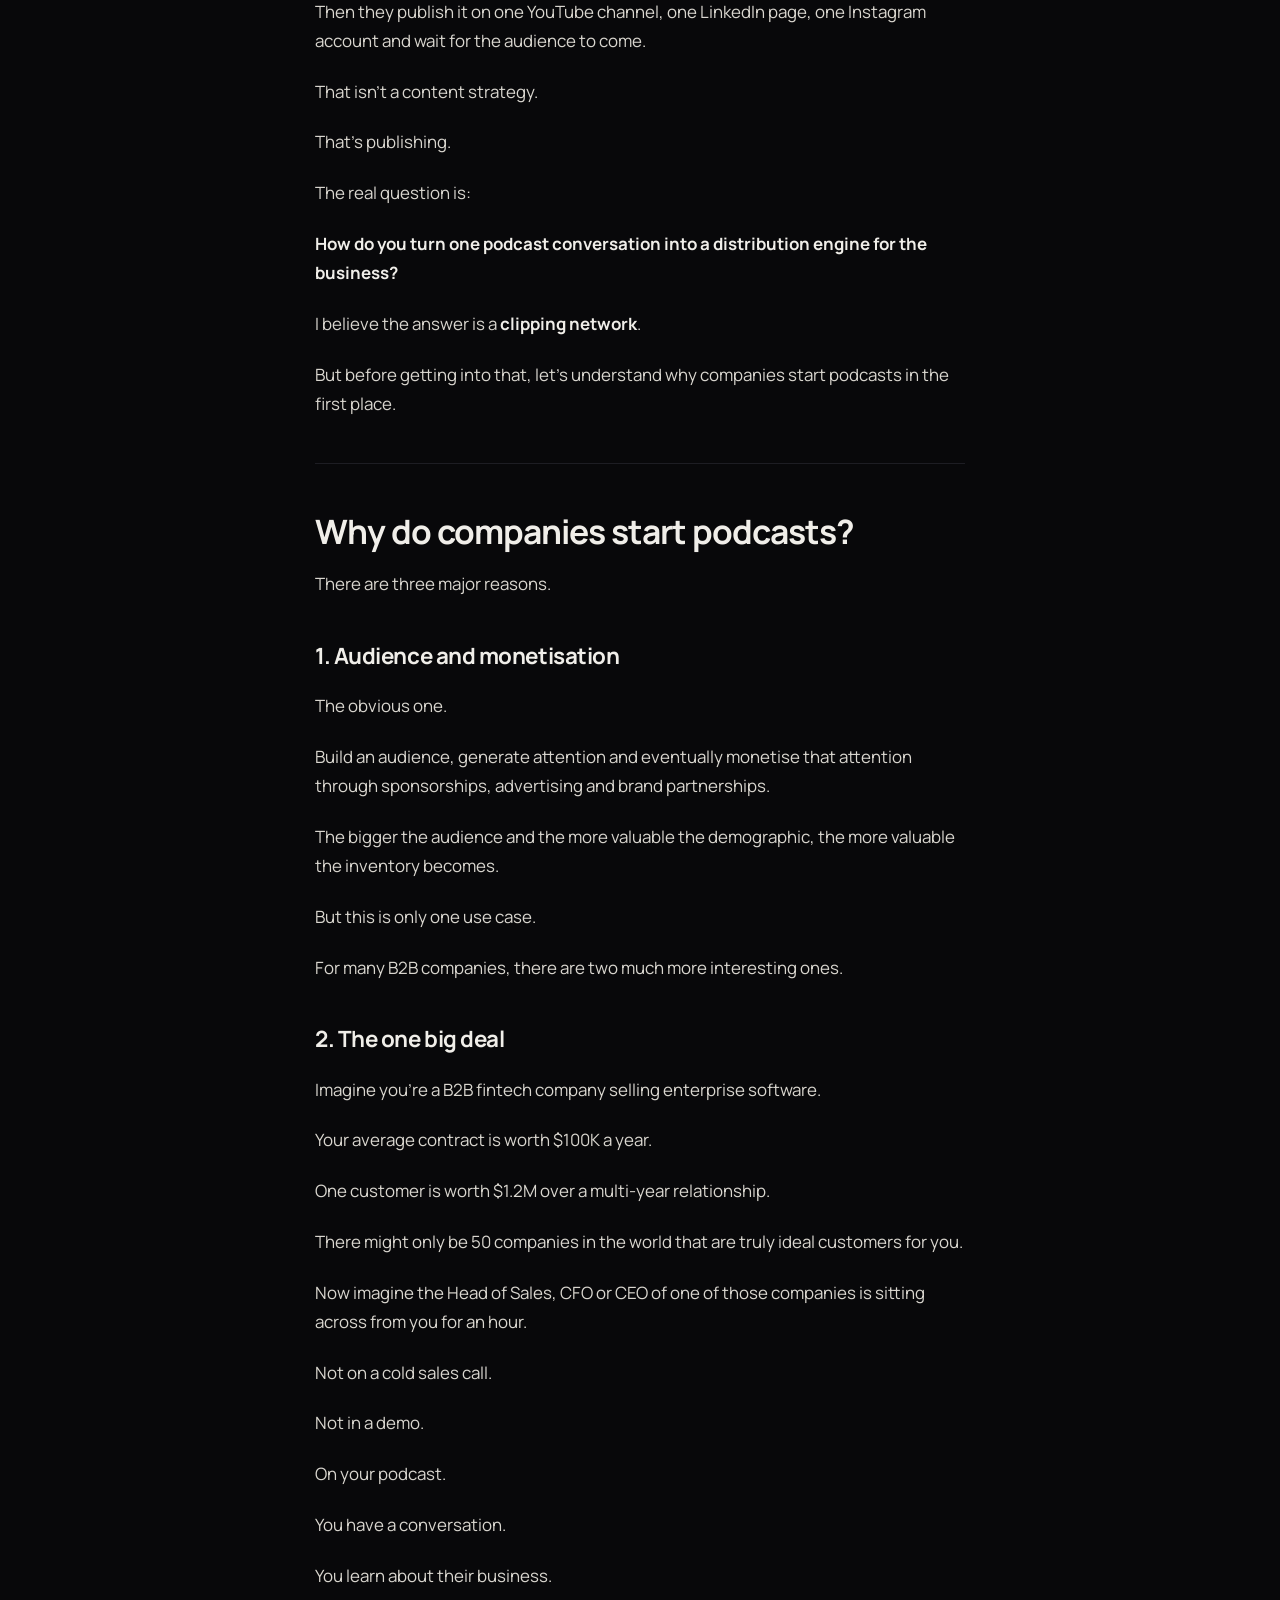
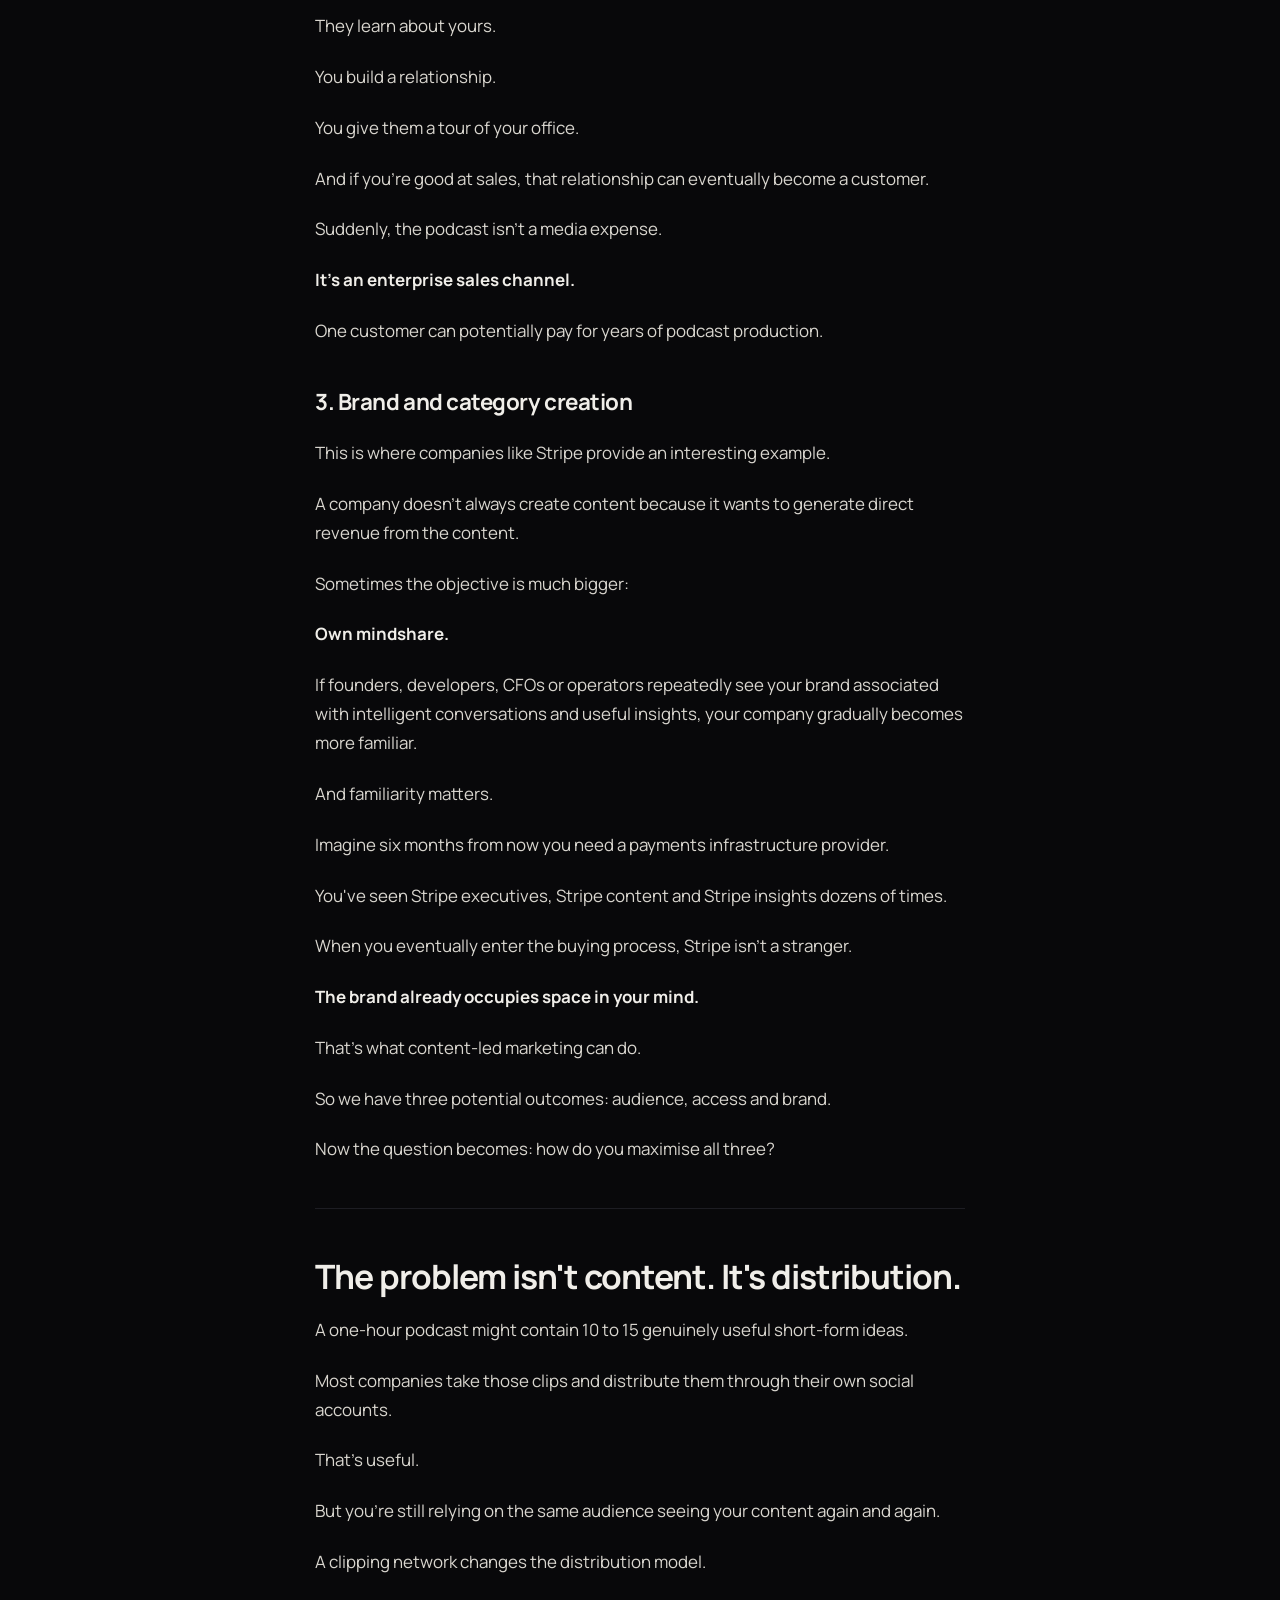
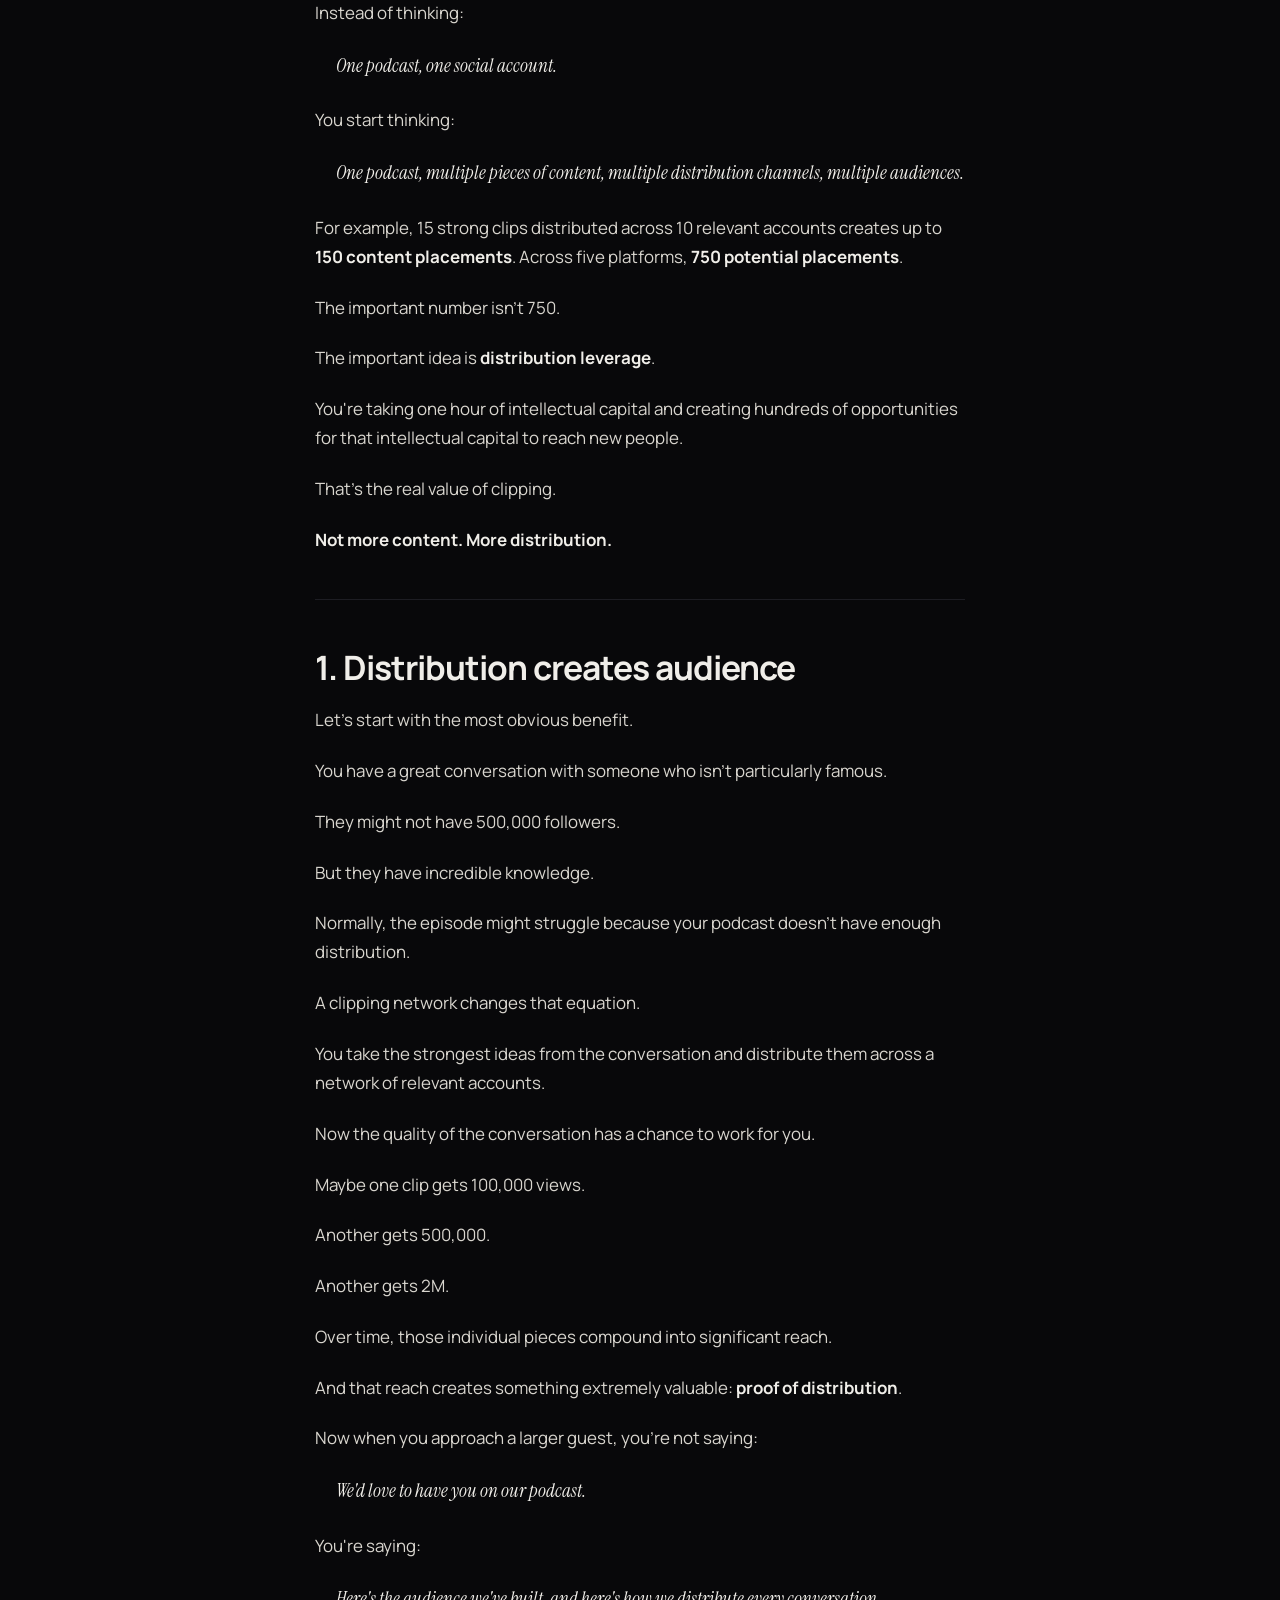
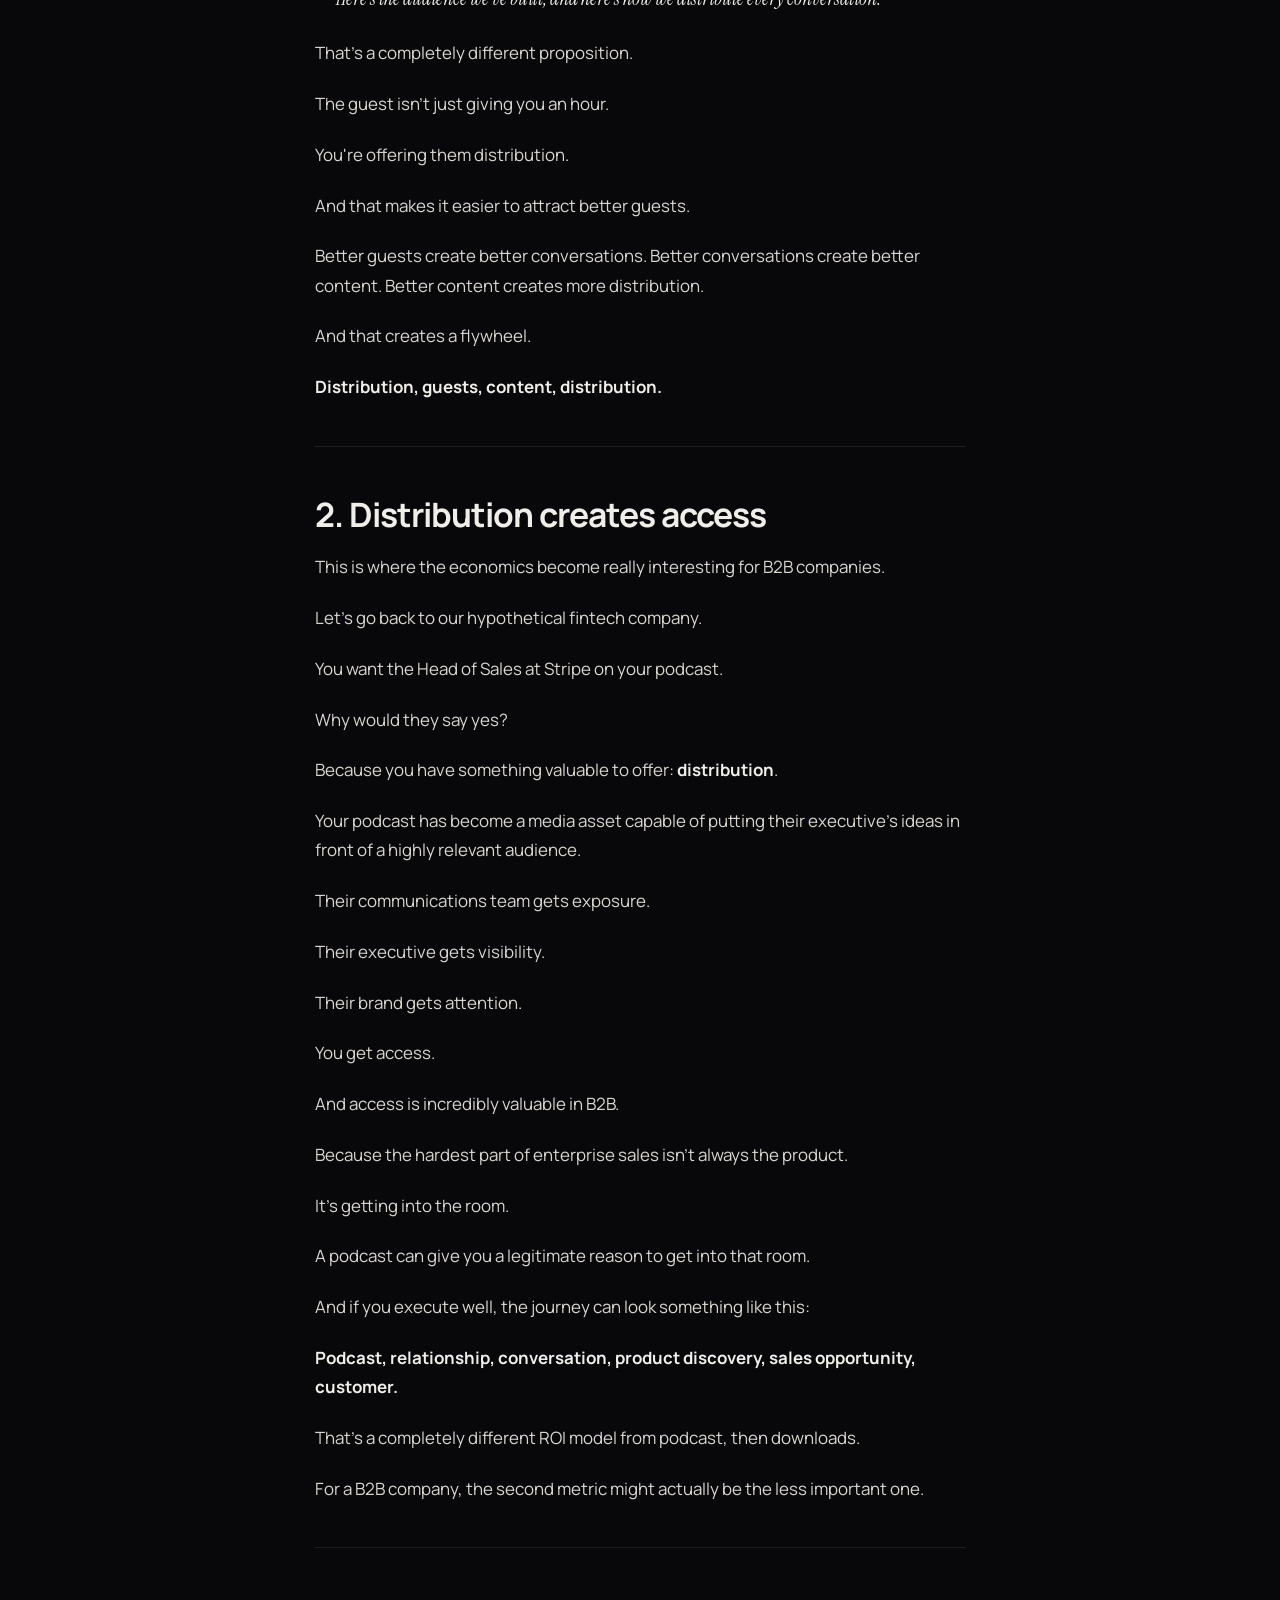
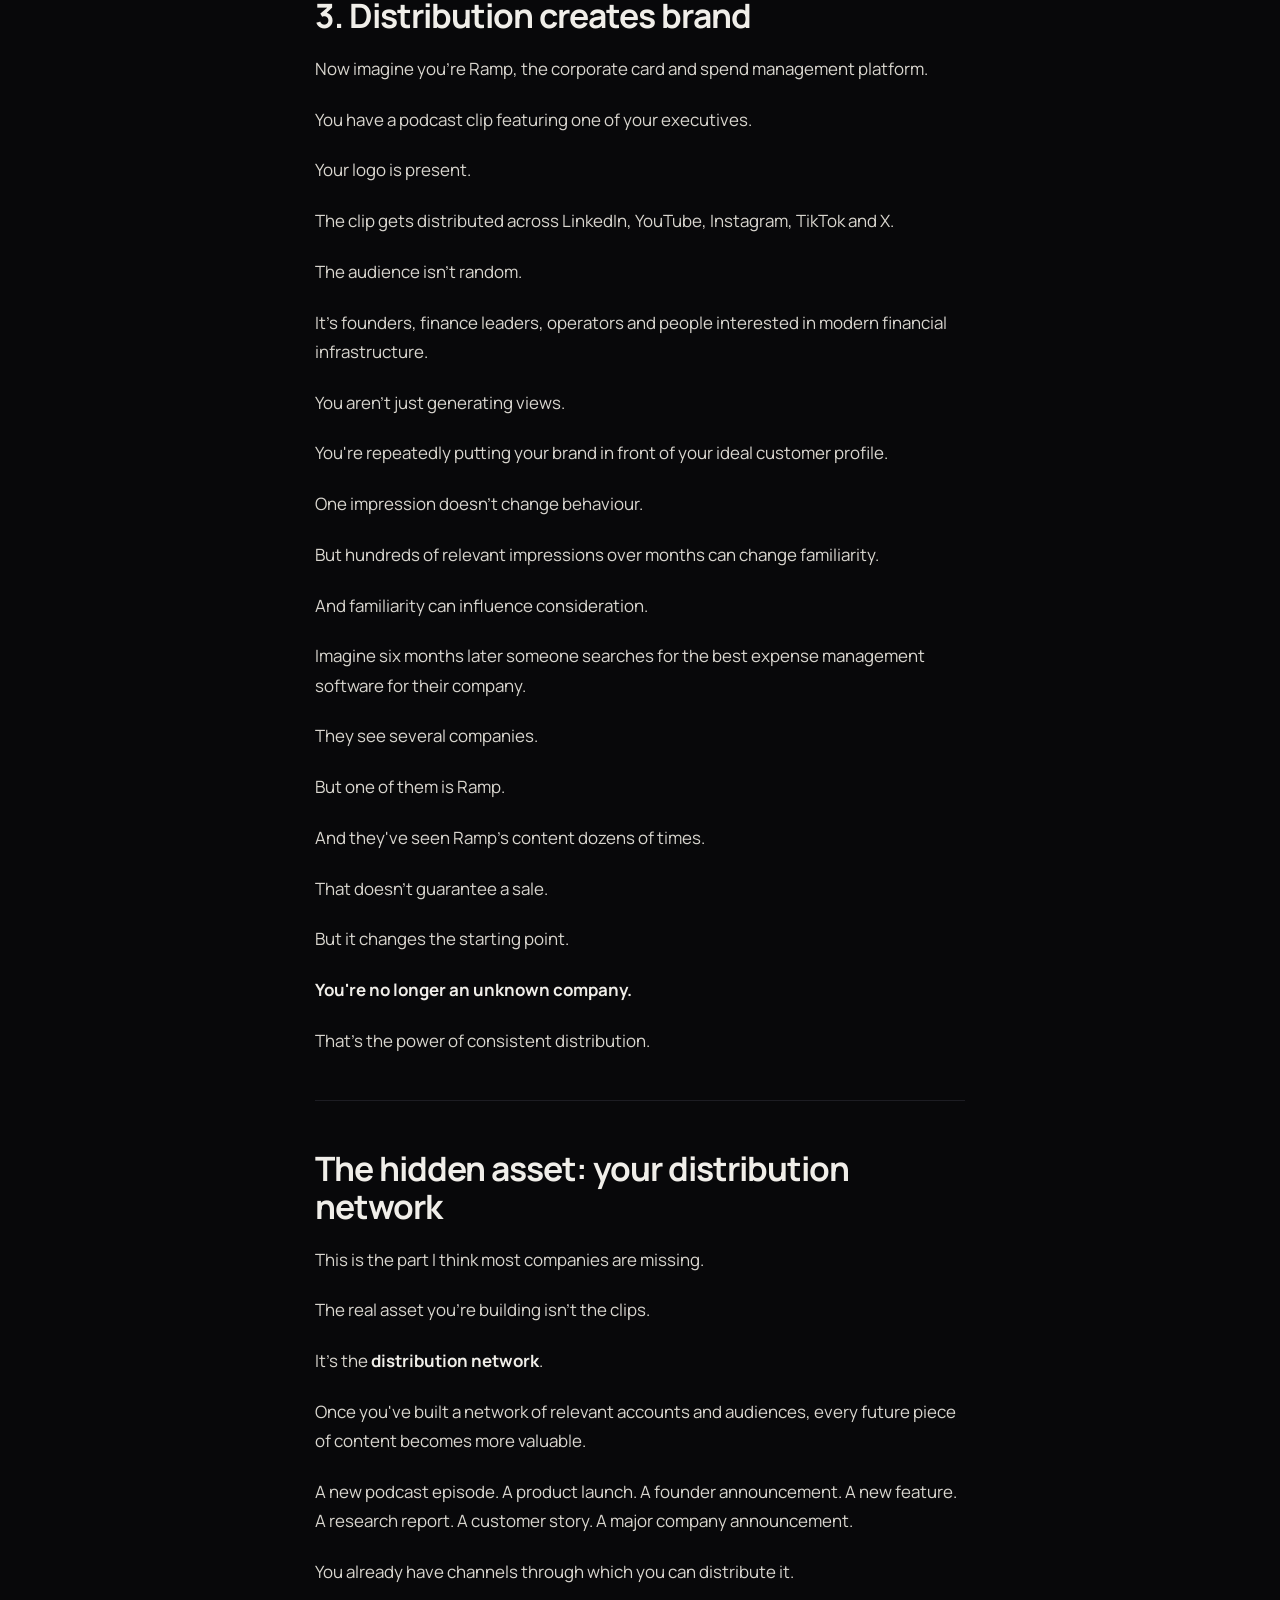
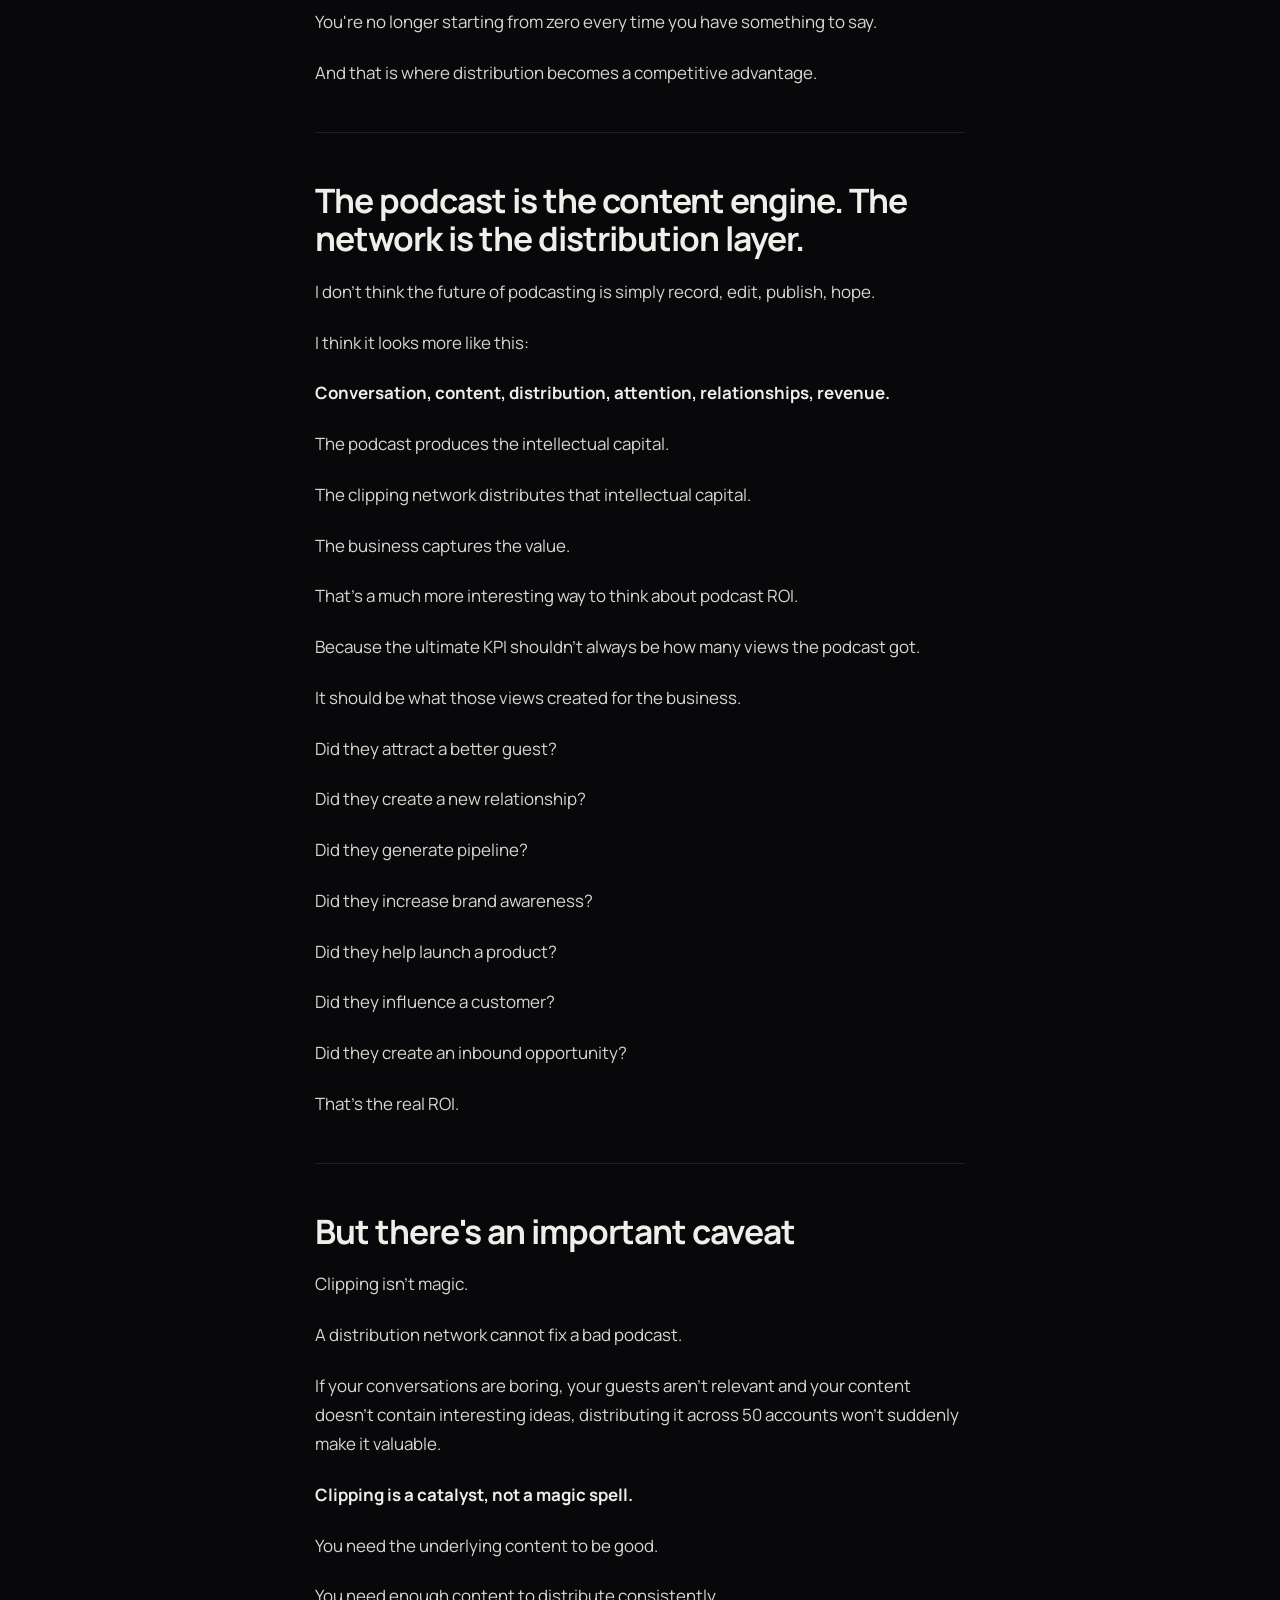
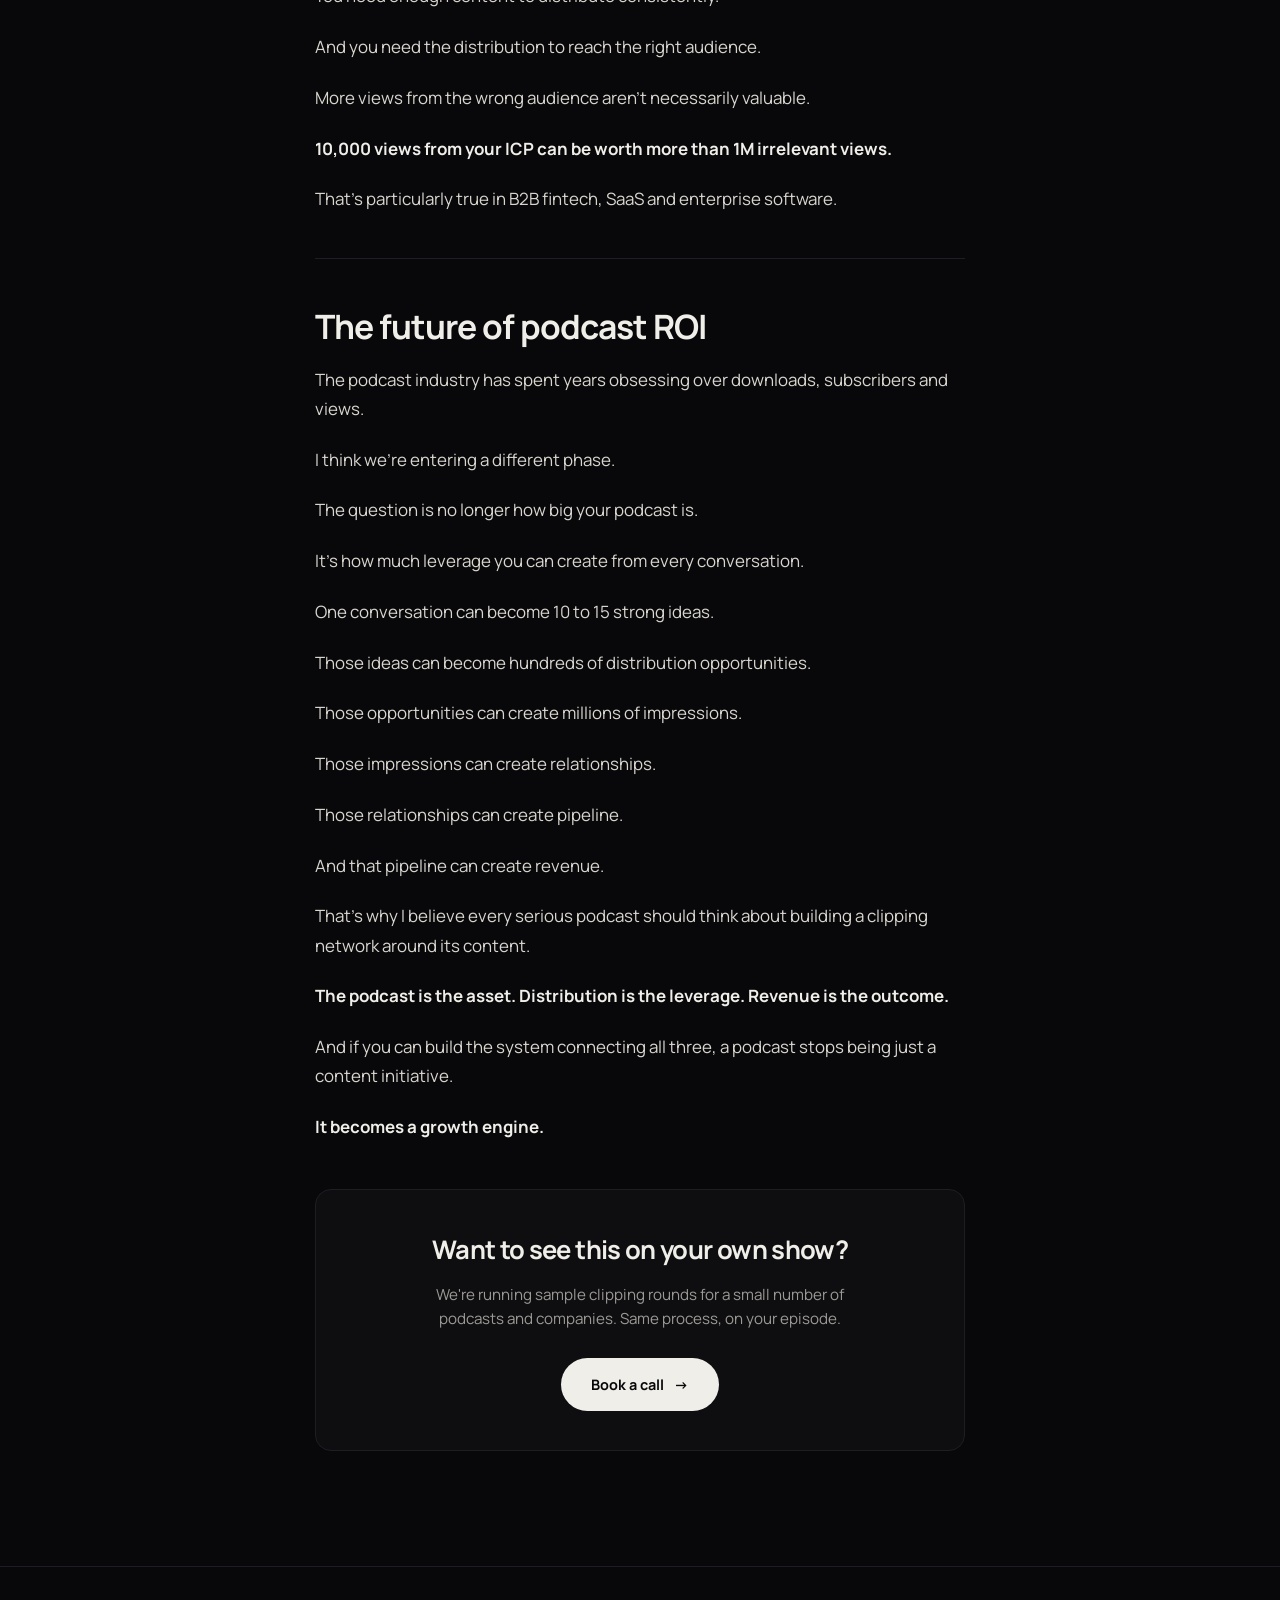
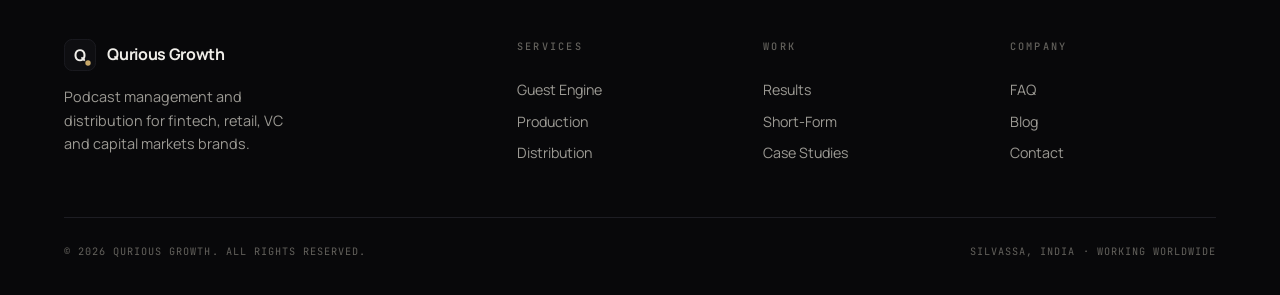
<file: blog/why-every-serious-podcast-needs-a-clipping-network.html>
<!DOCTYPE html>
<html lang="en">
<head>
<meta charset="UTF-8">
<meta name="viewport" content="width=device-width, initial-scale=1.0">
<title>Why every serious podcast needs a clipping network | Qurious Growth</title>
<meta name="description" content="A podcast is not a content channel. It is a media asset, a sales channel and a distribution system, and most companies waste all three by publishing to one account and hoping.">
<meta property="og:title" content="Why every serious podcast needs a clipping network | Qurious Growth">
<meta property="og:description" content="A podcast is not a content channel. It is a media asset, a sales channel and a distribution system, and most companies waste all three by publishing to one account and hoping.">
<meta property="og:type" content="website">
<meta property="og:site_name" content="Qurious Growth">
<meta name="twitter:card" content="summary_large_image">
<meta property="og:url" content="https://www.quriousgrowth.com/">
<meta property="og:image" content="https://www.quriousgrowth.com/assets/img/blog/clipping-network-og.jpg">
<meta property="og:image:width" content="1200">
<meta property="og:image:height" content="630">
<meta name="twitter:image" content="https://www.quriousgrowth.com/assets/img/blog/clipping-network-og.jpg">
<link rel="icon" href="../favicon.ico" sizes="32x32">
<link rel="icon" href="../assets/img/favicon.svg" type="image/svg+xml">
<link rel="icon" href="../assets/img/icon-192.png" type="image/png" sizes="192x192">
<link rel="apple-touch-icon" href="../assets/img/apple-touch-icon.png">
<link rel="preconnect" href="https://fonts.googleapis.com">
<link rel="preconnect" href="https://fonts.gstatic.com" crossorigin>
<link href="https://fonts.googleapis.com/css2?family=Instrument+Serif:ital@0;1&family=Manrope:wght@400;500;600;700;800&family=JetBrains+Mono:wght@400;500&display=swap" rel="stylesheet">
<link rel="stylesheet" href="../assets/css/main.css">
</head>
<body data-page="blog">
<header class="nav">
  <a href="../index.html" class="brand" aria-label="Qurious Growth home">
    <svg viewBox="0 0 38 38" fill="none" xmlns="http://www.w3.org/2000/svg" aria-hidden="true">
      <rect width="38" height="38" rx="10" fill="#0E0E11"/>
      <rect x=".5" y=".5" width="37" height="37" rx="9.5" stroke="#1D1D23"/>
      <text x="19" y="26" text-anchor="middle" font-family="Manrope, sans-serif" font-weight="700" font-size="19" fill="#F0EEE9">Q</text>
      <circle cx="28.5" cy="28.5" r="3.2" fill="#C6A667"/>
    </svg>
    <span>Qurious Growth</span>
  </a>
  <nav>
    <ul class="nav-links">
      <li><a href="../index.html#services">Services</a></li>
      <li><a href="../index.html#results">Results</a></li>
      <li><a href="../index.html#shorts">Short-Form</a></li>
      <li><a href="../case-studies.html">Case Studies</a></li>
      <li><a href="../blog/index.html" class="active">Blog</a></li>
    </ul>
  </nav>
  <a href="../contact.html" class="nav-cta">Book a Call</a>
  <button class="burger" id="burger" onclick="toggleMenu()" aria-label="Open menu"><span></span><span></span><span></span></button>
</header>

<div class="mobile" id="mobile">
  <a href="../index.html#services" onclick="closeMenu()">Services</a>
  <a href="../index.html#results" onclick="closeMenu()">Results</a>
  <a href="../index.html#shorts" onclick="closeMenu()">Short-Form</a>
  <a href="../case-studies.html" onclick="closeMenu()">Case Studies</a>
  <a href="../blog/index.html" onclick="closeMenu()">Blog</a>
  <a href="../index.html#faq" onclick="closeMenu()">FAQ</a>
  <a href="../contact.html" class="m-cta" onclick="closeMenu()">Book a Call &rarr;</a>
</div>

<article>
  <section class="post-head">
    <div class="wrap">
      <div class="post-meta"><span>Distribution</span><span>19 August 2026</span><span>9 min read</span></div>
      <h1 class="h-lg post-title">Why every serious podcast needs a clipping network</h1>
      <p class="post-dek">A podcast is not a content channel. It is a media asset, a sales channel and a distribution system, and most companies waste all three by publishing to one account and hoping.</p>
      <figure class="post-hero"><img src="../assets/img/blog/clipping-network.jpg" alt="One podcast episode split into short clips and distributed across LinkedIn, X, YouTube, Instagram and TikTok to multiple accounts"></figure>
    </div>
  </section>

  <section class="tight-top">
    <div class="prose">
<p>Most companies think about podcasts as a content channel.</p>
<p>I think that's too narrow.</p>
<p>A podcast can be a <strong>media asset, a sales channel, a relationship-building engine, and a brand distribution system</strong> at the same time.</p>
<p>But there is one problem:</p>
<p><strong>A great podcast is worthless if nobody sees it.</strong></p>
<p>And that's where most podcasts fail.</p>
<p>They invest heavily in recording great conversations, booking impressive guests and producing a polished episode.</p>
<p>Then they publish it on one YouTube channel, one LinkedIn page, one Instagram account and wait for the audience to come.</p>
<p>That isn't a content strategy.</p>
<p>That's publishing.</p>
<p>The real question is:</p>
<p><strong>How do you turn one podcast conversation into a distribution engine for the business?</strong></p>
<p>I believe the answer is a <strong>clipping network</strong>.</p>
<p>But before getting into that, let's understand why companies start podcasts in the first place.</p>
<hr>
<h2>Why do companies start podcasts?</h2>
<p>There are three major reasons.</p>
<h3>1. Audience and monetisation</h3>
<p>The obvious one.</p>
<p>Build an audience, generate attention and eventually monetise that attention through sponsorships, advertising and brand partnerships.</p>
<p>The bigger the audience and the more valuable the demographic, the more valuable the inventory becomes.</p>
<p>But this is only one use case.</p>
<p>For many B2B companies, there are two much more interesting ones.</p>
<h3>2. The one big deal</h3>
<p>Imagine you're a B2B fintech company selling enterprise software.</p>
<p>Your average contract is worth $100K a year.</p>
<p>One customer is worth $1.2M over a multi-year relationship.</p>
<p>There might only be 50 companies in the world that are truly ideal customers for you.</p>
<p>Now imagine the Head of Sales, CFO or CEO of one of those companies is sitting across from you for an hour.</p>
<p>Not on a cold sales call.</p>
<p>Not in a demo.</p>
<p>On your podcast.</p>
<p>You have a conversation.</p>
<p>You learn about their business.</p>
<p>They learn about yours.</p>
<p>You build a relationship.</p>
<p>You give them a tour of your office.</p>
<p>And if you're good at sales, that relationship can eventually become a customer.</p>
<p>Suddenly, the podcast isn't a media expense.</p>
<p><strong>It's an enterprise sales channel.</strong></p>
<p>One customer can potentially pay for years of podcast production.</p>
<h3>3. Brand and category creation</h3>
<p>This is where companies like Stripe provide an interesting example.</p>
<p>A company doesn't always create content because it wants to generate direct revenue from the content.</p>
<p>Sometimes the objective is much bigger:</p>
<p><strong>Own mindshare.</strong></p>
<p>If founders, developers, CFOs or operators repeatedly see your brand associated with intelligent conversations and useful insights, your company gradually becomes more familiar.</p>
<p>And familiarity matters.</p>
<p>Imagine six months from now you need a payments infrastructure provider.</p>
<p>You've seen Stripe executives, Stripe content and Stripe insights dozens of times.</p>
<p>When you eventually enter the buying process, Stripe isn't a stranger.</p>
<p><strong>The brand already occupies space in your mind.</strong></p>
<p>That's what content-led marketing can do.</p>
<p>So we have three potential outcomes: audience, access and brand.</p>
<p>Now the question becomes: how do you maximise all three?</p>
<hr>
<h2>The problem isn't content. It's distribution.</h2>
<p>A one-hour podcast might contain 10 to 15 genuinely useful short-form ideas.</p>
<p>Most companies take those clips and distribute them through their own social accounts.</p>
<p>That's useful.</p>
<p>But you're still relying on the same audience seeing your content again and again.</p>
<p>A clipping network changes the distribution model.</p>
<p>Instead of thinking:</p>
<blockquote><p>One podcast, one social account.</p></blockquote>
<p>You start thinking:</p>
<blockquote><p>One podcast, multiple pieces of content, multiple distribution channels, multiple audiences.</p></blockquote>
<p>For example, 15 strong clips distributed across 10 relevant accounts creates up to <strong>150 content placements</strong>. Across five platforms, <strong>750 potential placements</strong>.</p>
<p>The important number isn't 750.</p>
<p>The important idea is <strong>distribution leverage</strong>.</p>
<p>You're taking one hour of intellectual capital and creating hundreds of opportunities for that intellectual capital to reach new people.</p>
<p>That's the real value of clipping.</p>
<p><strong>Not more content. More distribution.</strong></p>
<hr>
<h2>1. Distribution creates audience</h2>
<p>Let's start with the most obvious benefit.</p>
<p>You have a great conversation with someone who isn't particularly famous.</p>
<p>They might not have 500,000 followers.</p>
<p>But they have incredible knowledge.</p>
<p>Normally, the episode might struggle because your podcast doesn't have enough distribution.</p>
<p>A clipping network changes that equation.</p>
<p>You take the strongest ideas from the conversation and distribute them across a network of relevant accounts.</p>
<p>Now the quality of the conversation has a chance to work for you.</p>
<p>Maybe one clip gets 100,000 views.</p>
<p>Another gets 500,000.</p>
<p>Another gets 2M.</p>
<p>Over time, those individual pieces compound into significant reach.</p>
<p>And that reach creates something extremely valuable: <strong>proof of distribution</strong>.</p>
<p>Now when you approach a larger guest, you're not saying:</p>
<blockquote><p>We'd love to have you on our podcast.</p></blockquote>
<p>You're saying:</p>
<blockquote><p>Here's the audience we've built, and here's how we distribute every conversation.</p></blockquote>
<p>That's a completely different proposition.</p>
<p>The guest isn't just giving you an hour.</p>
<p>You're offering them distribution.</p>
<p>And that makes it easier to attract better guests.</p>
<p>Better guests create better conversations. Better conversations create better content. Better content creates more distribution.</p>
<p>And that creates a flywheel.</p>
<p><strong>Distribution, guests, content, distribution.</strong></p>
<hr>
<h2>2. Distribution creates access</h2>
<p>This is where the economics become really interesting for B2B companies.</p>
<p>Let's go back to our hypothetical fintech company.</p>
<p>You want the Head of Sales at Stripe on your podcast.</p>
<p>Why would they say yes?</p>
<p>Because you have something valuable to offer: <strong>distribution</strong>.</p>
<p>Your podcast has become a media asset capable of putting their executive's ideas in front of a highly relevant audience.</p>
<p>Their communications team gets exposure.</p>
<p>Their executive gets visibility.</p>
<p>Their brand gets attention.</p>
<p>You get access.</p>
<p>And access is incredibly valuable in B2B.</p>
<p>Because the hardest part of enterprise sales isn't always the product.</p>
<p>It's getting into the room.</p>
<p>A podcast can give you a legitimate reason to get into that room.</p>
<p>And if you execute well, the journey can look something like this:</p>
<p><strong>Podcast, relationship, conversation, product discovery, sales opportunity, customer.</strong></p>
<p>That's a completely different ROI model from podcast, then downloads.</p>
<p>For a B2B company, the second metric might actually be the less important one.</p>
<hr>
<h2>3. Distribution creates brand</h2>
<p>Now imagine you're Ramp, the corporate card and spend management platform.</p>
<p>You have a podcast clip featuring one of your executives.</p>
<p>Your logo is present.</p>
<p>The clip gets distributed across LinkedIn, YouTube, Instagram, TikTok and X.</p>
<p>The audience isn't random.</p>
<p>It's founders, finance leaders, operators and people interested in modern financial infrastructure.</p>
<p>You aren't just generating views.</p>
<p>You're repeatedly putting your brand in front of your ideal customer profile.</p>
<p>One impression doesn't change behaviour.</p>
<p>But hundreds of relevant impressions over months can change familiarity.</p>
<p>And familiarity can influence consideration.</p>
<p>Imagine six months later someone searches for the best expense management software for their company.</p>
<p>They see several companies.</p>
<p>But one of them is Ramp.</p>
<p>And they've seen Ramp's content dozens of times.</p>
<p>That doesn't guarantee a sale.</p>
<p>But it changes the starting point.</p>
<p><strong>You're no longer an unknown company.</strong></p>
<p>That's the power of consistent distribution.</p>
<hr>
<h2>The hidden asset: your distribution network</h2>
<p>This is the part I think most companies are missing.</p>
<p>The real asset you're building isn't the clips.</p>
<p>It's the <strong>distribution network</strong>.</p>
<p>Once you've built a network of relevant accounts and audiences, every future piece of content becomes more valuable.</p>
<p>A new podcast episode. A product launch. A founder announcement. A new feature. A research report. A customer story. A major company announcement.</p>
<p>You already have channels through which you can distribute it.</p>
<p>You're no longer starting from zero every time you have something to say.</p>
<p>And that is where distribution becomes a competitive advantage.</p>
<hr>
<h2>The podcast is the content engine. The network is the distribution layer.</h2>
<p>I don't think the future of podcasting is simply record, edit, publish, hope.</p>
<p>I think it looks more like this:</p>
<p><strong>Conversation, content, distribution, attention, relationships, revenue.</strong></p>
<p>The podcast produces the intellectual capital.</p>
<p>The clipping network distributes that intellectual capital.</p>
<p>The business captures the value.</p>
<p>That's a much more interesting way to think about podcast ROI.</p>
<p>Because the ultimate KPI shouldn't always be how many views the podcast got.</p>
<p>It should be what those views created for the business.</p>
<p>Did they attract a better guest?</p>
<p>Did they create a new relationship?</p>
<p>Did they generate pipeline?</p>
<p>Did they increase brand awareness?</p>
<p>Did they help launch a product?</p>
<p>Did they influence a customer?</p>
<p>Did they create an inbound opportunity?</p>
<p>That's the real ROI.</p>
<hr>
<h2>But there's an important caveat</h2>
<p>Clipping isn't magic.</p>
<p>A distribution network cannot fix a bad podcast.</p>
<p>If your conversations are boring, your guests aren't relevant and your content doesn't contain interesting ideas, distributing it across 50 accounts won't suddenly make it valuable.</p>
<p><strong>Clipping is a catalyst, not a magic spell.</strong></p>
<p>You need the underlying content to be good.</p>
<p>You need enough content to distribute consistently.</p>
<p>And you need the distribution to reach the right audience.</p>
<p>More views from the wrong audience aren't necessarily valuable.</p>
<p><strong>10,000 views from your ICP can be worth more than 1M irrelevant views.</strong></p>
<p>That's particularly true in B2B fintech, SaaS and enterprise software.</p>
<hr>
<h2>The future of podcast ROI</h2>
<p>The podcast industry has spent years obsessing over downloads, subscribers and views.</p>
<p>I think we're entering a different phase.</p>
<p>The question is no longer how big your podcast is.</p>
<p>It's how much leverage you can create from every conversation.</p>
<p>One conversation can become 10 to 15 strong ideas.</p>
<p>Those ideas can become hundreds of distribution opportunities.</p>
<p>Those opportunities can create millions of impressions.</p>
<p>Those impressions can create relationships.</p>
<p>Those relationships can create pipeline.</p>
<p>And that pipeline can create revenue.</p>
<p>That's why I believe every serious podcast should think about building a clipping network around its content.</p>
<p><strong>The podcast is the asset. Distribution is the leverage. Revenue is the outcome.</strong></p>
<p>And if you can build the system connecting all three, a podcast stops being just a content initiative.</p>
<p><strong>It becomes a growth engine.</strong></p>
    </div>
    <div class="post-cta">
      <h3>Want to see this on your own show?</h3>
      <p>We're running sample clipping rounds for a small number of podcasts and companies. Same process, on your episode.</p>
      <a href="../contact.html" class="btn btn-solid">Book a call <span class="arr">&rarr;</span></a>
    </div>
  </section>
</article>
<footer>
  <div class="f-grid">
    <div class="f-brand">
      <a href="../index.html" class="brand"><svg viewBox="0 0 38 38" fill="none" xmlns="http://www.w3.org/2000/svg" aria-hidden="true">
      <rect width="38" height="38" rx="10" fill="#0E0E11"/>
      <rect x=".5" y=".5" width="37" height="37" rx="9.5" stroke="#1D1D23"/>
      <text x="19" y="26" text-anchor="middle" font-family="Manrope, sans-serif" font-weight="700" font-size="19" fill="#F0EEE9">Q</text>
      <circle cx="28.5" cy="28.5" r="3.2" fill="#C6A667"/>
    </svg><span>Qurious Growth</span></a>
      <p>Podcast management and distribution for fintech, retail, VC and capital markets brands.</p>
    </div>
    <div class="f-col">
      <h4>Services</h4>
      <a href="../index.html#services">Guest Engine</a>
      <a href="../index.html#services">Production</a>
      <a href="../index.html#services">Distribution</a>
    </div>
    <div class="f-col">
      <h4>Work</h4>
      <a href="../index.html#results">Results</a>
      <a href="../index.html#shorts">Short-Form</a>
      <a href="../case-studies.html">Case Studies</a>
    </div>
    <div class="f-col">
      <h4>Company</h4>
      <a href="../index.html#faq">FAQ</a>
      <a href="../blog/index.html">Blog</a>
      <a href="../contact.html">Contact</a>
    </div>
  </div>
  <div class="f-bottom">
    <span>&copy; 2026 Qurious Growth. All rights reserved.</span>
    <span>Silvassa, India &middot; Working worldwide</span>
  </div>
</footer>

<script src="../assets/js/main.js" defer></script>
</body>
</html>
</file>
<file: assets/css/main.css>
/* ==========================================================================
   Qurious Growth — main.css
   Palette: obsidian ink, porcelain, brass. Accent used sparingly.
   ========================================================================== */

:root{
  /* surfaces */
  --ink:#08080A;
  --ink-2:#0E0E11;
  --ink-3:#141419;
  --line:#1D1D23;
  --line-2:#2B2B33;

  /* text */
  --porcelain:#F0EEE9;
  --mut:#9C9A94;
  --mut-2:#63615C;

  /* accent */
  --brass:#C6A667;
  --brass-dim:rgba(198,166,103,.16);
  --deep:#132A63;

  /* type */
  --serif:'Instrument Serif',Georgia,serif;
  --sans:'Manrope',system-ui,sans-serif;
  --mono:'JetBrains Mono',monospace;

  /* layout */
  --pad:clamp(1.25rem,5vw,4rem);
  --max:1240px;
  --ease:cubic-bezier(.19,1,.22,1);
}

*{margin:0;padding:0;box-sizing:border-box}
html{scroll-behavior:smooth}
body{
  background:var(--ink);color:var(--porcelain);
  font-family:var(--sans);font-size:16px;line-height:1.62;font-weight:400;
  overflow-x:hidden;-webkit-font-smoothing:antialiased;
}
img{display:block;max-width:100%}
a{color:inherit;text-decoration:none}
button{font-family:inherit}
::selection{background:var(--brass);color:var(--ink)}
:focus-visible{outline:2px solid var(--brass);outline-offset:3px;border-radius:4px}

.wrap{max-width:var(--max);margin:0 auto}
section{padding:clamp(4.5rem,9vw,8.5rem) var(--pad)}
.tight-top{padding-top:clamp(2rem,4vw,3rem)}
.no-top{padding-top:0}

/* --------------------------------------------------------- type ---------- */
.h-xl{font-weight:700;letter-spacing:-.042em;line-height:1.12;font-size:clamp(2.9rem,8.6vw,7rem)}
.h-lg{font-weight:700;letter-spacing:-.034em;line-height:1.06;font-size:clamp(2rem,4.6vw,3.5rem)}
.h-md{font-weight:700;letter-spacing:-.028em;line-height:1.12;font-size:clamp(1.6rem,3.2vw,2.5rem)}
.it{font-family:var(--serif);font-style:italic;font-weight:400;letter-spacing:-.005em;color:var(--brass)}
.it-plain{font-family:var(--serif);font-style:italic;font-weight:400;color:inherit}
.kicker{font-family:var(--mono);font-size:.68rem;letter-spacing:.24em;text-transform:uppercase;color:var(--mut-2)}
.lede{color:var(--mut);font-size:clamp(.98rem,1.4vw,1.1rem);max-width:52ch}
.center{text-align:center}

/* ---------------------------------------------------------- nav ---------- */
.nav{
  position:fixed;top:0;left:0;right:0;z-index:1000;
  display:flex;align-items:center;justify-content:space-between;
  padding:1rem var(--pad);border-bottom:1px solid transparent;
  transition:background .35s,border-color .35s,backdrop-filter .35s;
}
.nav.scrolled{background:rgba(8,8,10,.78);backdrop-filter:blur(18px);-webkit-backdrop-filter:blur(18px);border-color:var(--line)}
.brand{display:flex;align-items:center;gap:.7rem}
.brand svg{width:32px;height:32px;flex:0 0 32px}
.brand span{font-weight:700;font-size:1rem;letter-spacing:-.02em}
.nav-links{display:flex;list-style:none;gap:2rem}
.nav-links a{font-size:.88rem;color:var(--mut);transition:color .25s}
.nav-links a:hover,.nav-links a.active{color:var(--porcelain)}
.nav-cta{
  background:var(--porcelain);color:var(--ink);font-weight:700;font-size:.85rem;
  padding:.6rem 1.3rem;border-radius:100px;transition:transform .25s,background .25s;
}
.nav-cta:hover{transform:scale(1.04);background:var(--brass)}
.burger{display:none;background:none;border:none;cursor:pointer;flex-direction:column;gap:5px;padding:6px;z-index:1102}
.burger span{width:22px;height:1.6px;background:var(--porcelain);transition:transform .3s,opacity .3s}
.burger.open span:nth-child(1){transform:translateY(6.6px) rotate(45deg)}
.burger.open span:nth-child(2){opacity:0}
.burger.open span:nth-child(3){transform:translateY(-6.6px) rotate(-45deg)}
.mobile{
  position:fixed;inset:0;background:rgba(8,8,10,.985);z-index:1100;
  display:flex;flex-direction:column;align-items:flex-start;justify-content:center;
  gap:1rem;padding:0 2.4rem;opacity:0;pointer-events:none;transition:opacity .35s;
}
.mobile.open{opacity:1;pointer-events:auto}
.mobile a{font-size:2rem;font-weight:700;letter-spacing:-.03em;color:var(--mut);transition:color .25s,transform .25s}
.mobile a:hover{color:var(--porcelain);transform:translateX(6px)}
.mobile .m-cta{font-family:var(--serif);font-style:italic;font-weight:400;color:var(--brass)}

/* -------------------------------------------------------- buttons -------- */
.btn{
  font-weight:700;font-size:.9rem;padding:.95rem 1.9rem;border-radius:100px;
  display:inline-flex;align-items:center;gap:.6rem;cursor:pointer;
  transition:transform .25s,background .25s,border-color .25s,color .25s;
}
.btn-solid{background:var(--porcelain);color:var(--ink)}
.btn-solid:hover{transform:scale(1.04);background:var(--brass)}
.btn-line{border:1px solid var(--line-2);color:var(--porcelain)}
.btn-line:hover{border-color:var(--brass);color:var(--brass)}
.btn .arr{transition:transform .25s}
.btn:hover .arr{transform:translateX(4px)}

/* ---------------------------------------------------------- hero --------- */
.hero-film{min-height:auto;padding-bottom:clamp(2.5rem,5vw,4rem)}
.hero-film .promo-frame{margin-top:clamp(2.2rem,4vw,3.2rem);text-align:left}
.hero-film .film-cap{max-width:none}
.hero{
  min-height:92svh;display:flex;flex-direction:column;justify-content:center;
  text-align:center;padding-top:8rem;position:relative;overflow:hidden;
}
.hero::before{
  content:'';position:absolute;inset:0;pointer-events:none;
  background:
    radial-gradient(ellipse 52% 40% at 50% 4%,rgba(198,166,103,.10),transparent 68%),
    radial-gradient(ellipse 70% 50% at 50% 100%,rgba(19,42,99,.22),transparent 70%);
}
.hero .wrap{position:relative}
.hero h1 .line{
  display:block;overflow:hidden;
  /* padding widens the clipping box so descenders and the italic serif tail
     are not sheared off; the matching negative margin keeps the layout tight */
  padding:.10em .08em .30em;margin:-.10em -.08em -.30em;
}
.hero h1 .line>span{display:block;transform:translateY(135%);animation:rise 1.05s var(--ease) forwards}
.hero h1 .line:nth-child(2)>span{animation-delay:.11s}
@keyframes rise{to{transform:translateY(0)}}
.hero-sub{
  margin:1.7rem auto 0;color:var(--mut);font-size:clamp(1rem,1.6vw,1.2rem);max-width:46ch;
  opacity:0;animation:fade .9s ease .5s forwards;
}
.hero-cta{display:flex;gap:.9rem;justify-content:center;margin-top:2.4rem;flex-wrap:wrap;opacity:0;animation:fade .9s ease .66s forwards}
@keyframes fade{to{opacity:1}}
.hero-rule{
  width:1px;height:56px;margin:3.4rem auto 0;
  background:linear-gradient(var(--brass),transparent);
  opacity:0;animation:fade .9s ease .9s forwards;
}

/* ------------------------------------------------------- marquees -------- */
.trust{padding:0 0 clamp(3rem,6vw,5rem)}
.trust .kicker{display:block;text-align:center;margin-bottom:2.1rem}
.mq{overflow:hidden;position:relative;padding:1rem 0}
.mq::before,.mq::after{content:'';position:absolute;top:0;bottom:0;width:14vw;z-index:2;pointer-events:none}
.mq::before{left:0;background:linear-gradient(90deg,var(--ink),transparent)}
.mq::after{right:0;background:linear-gradient(270deg,var(--ink),transparent)}
.mq-track{display:flex;align-items:center;gap:4rem;width:max-content;animation:slide 38s linear infinite}
.mq-rev .mq-track{animation-direction:reverse}
.mq:hover .mq-track{animation-play-state:paused}
@keyframes slide{to{transform:translateX(-50%)}}
.mq-logo{display:flex;align-items:center;flex:0 0 auto}
.mq-logo img{max-height:34px;max-width:130px;object-fit:contain;transition:transform .35s var(--ease)}
.mq-logo:hover img{transform:scale(1.08)}
.mq-name{font-weight:700;font-size:1rem;letter-spacing:-.02em;color:var(--mut-2);display:none;transition:color .3s}
.mq-logo:hover .mq-name{color:var(--porcelain)}
.mq-word{
  font-family:var(--serif);font-style:italic;font-size:1.3rem;color:var(--mut-2);
  flex:0 0 auto;display:flex;align-items:center;gap:4rem;white-space:nowrap;
}
.mq-word i{font-style:normal;font-family:var(--sans);font-size:.5rem;color:var(--brass);opacity:.6}

/* ---------------------------------------------------------- reel --------- */
.reel-frame{
  border-radius:22px;overflow:hidden;border:1px solid var(--line);aspect-ratio:16/9;background:var(--ink-2);
  box-shadow:0 40px 130px rgba(0,0,0,.7),0 0 0 1px rgba(198,166,103,.06);
}
.reel-frame iframe{width:100%;height:100%;border:none;display:block}

/* ------------------------------------------------------- services -------- */
.svc{
  display:grid;grid-template-columns:1.05fr .95fr;gap:clamp(2rem,5vw,4.5rem);align-items:center;
  padding:clamp(3rem,6vw,5rem) 0;border-top:1px solid var(--line);
}
.svc:last-of-type{border-bottom:1px solid var(--line)}
.svc:nth-of-type(even){direction:rtl}
.svc:nth-of-type(even)>*{direction:ltr}
.svc-n{font-family:var(--mono);font-size:.7rem;letter-spacing:.22em;color:var(--brass);display:block;margin-bottom:1.1rem}
.svc h3{margin-bottom:1rem}
.svc p{color:var(--mut);max-width:46ch}
.svc-more{
  margin-top:1.4rem;display:inline-flex;align-items:center;gap:.55rem;
  font-weight:700;font-size:.9rem;cursor:pointer;user-select:none;transition:color .25s;
}
.svc-more:hover{color:var(--brass)}
.svc-more .arr{transition:transform .35s;color:var(--brass)}
.svc.open .svc-more .arr{transform:rotate(90deg)}
.svc-detail{max-height:0;overflow:hidden;transition:max-height .55s var(--ease)}
.svc-detail ul{list-style:none;margin-top:1.1rem}
.svc-detail li{
  color:var(--mut);font-size:.91rem;padding:.55rem 0 .55rem 1.5rem;position:relative;
  border-bottom:1px solid var(--line);
}
.svc-detail li:last-child{border-bottom:none}
.svc-detail li::before{content:'';position:absolute;left:0;top:1.15rem;width:7px;height:1px;background:var(--brass)}
.svc-media{
  border-radius:18px;overflow:hidden;border:1px solid var(--line);aspect-ratio:16/9;background:var(--ink-2);
  transition:transform .45s var(--ease),box-shadow .45s;
}
.svc-media:hover{transform:translateY(-4px);box-shadow:0 28px 80px rgba(0,0,0,.6)}
.svc-media iframe{width:100%;height:100%;border:none;display:block}

/* --------------------------------------------------------- stats --------- */
.stats{border-top:1px solid var(--line);border-bottom:1px solid var(--line);background:var(--ink-2)}
.stats-grid{display:grid;grid-template-columns:repeat(4,1fr)}
.stat{padding:clamp(2rem,4vw,3rem) 1.5rem;text-align:center;border-left:1px solid var(--line)}
.stat:first-child{border-left:none}
.stat b{font-weight:700;letter-spacing:-.04em;font-size:clamp(2.2rem,5vw,3.6rem);line-height:1;display:block}
.stat small{
  font-family:var(--mono);font-size:.64rem;letter-spacing:.2em;text-transform:uppercase;
  color:var(--mut-2);display:block;margin-top:.7rem;
}

/* -------------------------------------------------------- results -------- */
.sec-head{display:flex;justify-content:space-between;align-items:flex-end;gap:2rem;margin-bottom:clamp(2.4rem,5vw,4rem);flex-wrap:wrap}
.shots{columns:3;column-gap:1.1rem}
.shot{
  break-inside:avoid;margin-bottom:1.1rem;background:var(--ink-2);border:1px solid var(--line);
  border-radius:14px;overflow:hidden;cursor:zoom-in;transition:transform .35s var(--ease),border-color .35s;
}
.shot:hover{transform:translateY(-4px);border-color:var(--line-2)}
.shot figcaption{
  font-family:var(--mono);font-size:.64rem;letter-spacing:.05em;color:var(--mut);
  padding:.8rem .95rem;border-top:1px solid var(--line);text-transform:uppercase;
}
.lightbox{
  position:fixed;inset:0;background:rgba(6,6,8,.96);z-index:1500;
  display:flex;flex-direction:column;align-items:center;justify-content:center;gap:1rem;padding:2rem;
  opacity:0;pointer-events:none;transition:opacity .3s;
}
.lightbox.on{opacity:1;pointer-events:auto}
.lightbox img{max-width:min(1000px,92vw);max-height:78vh;border-radius:12px;border:1px solid var(--line)}
.lightbox p{font-family:var(--mono);font-size:.7rem;color:var(--mut);letter-spacing:.05em;text-transform:uppercase;text-align:center}
.lb-x{
  position:absolute;top:1.3rem;right:1.5rem;width:42px;height:42px;border-radius:50%;
  border:1px solid var(--line-2);background:var(--ink-2);color:var(--porcelain);cursor:pointer;
}

/* --------------------------------------------------------- rails --------- */
.rail{
  display:flex;gap:1.1rem;overflow-x:auto;scroll-snap-type:x mandatory;
  padding:.3rem .2rem 1.2rem;scrollbar-width:none;cursor:grab;
}
.rail::-webkit-scrollbar{display:none}
.rail.grabbing{cursor:grabbing;scroll-snap-type:none}
.rail>*{scroll-snap-align:start;flex:0 0 auto}
.s-card{
  width:min(248px,70vw);border-radius:16px;overflow:hidden;border:1px solid var(--line);background:var(--ink);
  transition:transform .35s var(--ease),border-color .35s;
}
.s-card:hover{transform:translateY(-5px);border-color:var(--line-2)}
.s-embed{aspect-ratio:9/16;position:relative;background:var(--ink)}
.s-embed iframe{position:absolute;inset:0;width:100%;height:100%;border:none}
.s-embed video{position:absolute;inset:0;width:100%;height:100%;object-fit:cover;background:var(--ink-2);display:block}
.s-play{
  position:absolute;inset:0;width:100%;height:100%;border:none;background:linear-gradient(180deg,rgba(8,8,10,.1),rgba(8,8,10,.55));
  display:flex;align-items:center;justify-content:center;cursor:pointer;transition:opacity .3s;
}
.s-play svg{width:26px;height:26px;fill:var(--ink);background:var(--porcelain);border-radius:50%;padding:9px;box-sizing:content-box;transition:background .25s,transform .25s}
.s-card:hover .s-play svg{background:var(--brass);transform:scale(1.08)}
.s-play[hidden]{display:none}
.s-mute{
  position:absolute;right:.6rem;bottom:.6rem;width:34px;height:34px;border-radius:50%;
  border:1px solid var(--line-2);background:rgba(8,8,10,.7);backdrop-filter:blur(6px);
  display:flex;align-items:center;justify-content:center;cursor:pointer;transition:background .25s;
}
.s-mute svg{width:16px;height:16px;fill:var(--porcelain)}
.s-mute.muted svg{opacity:.45}
.s-mute[hidden]{display:none}
.rail-nav{display:flex;gap:.6rem}
.rail-btn{
  width:44px;height:44px;border-radius:50%;border:1px solid var(--line-2);background:transparent;
  color:var(--porcelain);cursor:pointer;font-size:1rem;display:flex;align-items:center;justify-content:center;
  transition:background .25s,color .25s,transform .2s;
}
.rail-btn:hover{background:var(--porcelain);color:var(--ink);transform:scale(1.06)}

/* ------------------------------------------------ case study films ------- */
.cstudy{
  display:grid;grid-template-columns:1fr 1.05fr;gap:clamp(1.6rem,3.5vw,3rem);align-items:stretch;
  padding:clamp(2rem,4vw,3rem) 0;border-top:1px solid var(--line);
}
.cstudy:last-of-type{border-bottom:1px solid var(--line)}
.cstudy-body{align-self:center}
.cstudy-tag{
  font-family:var(--mono);font-size:.62rem;letter-spacing:.22em;color:var(--accent);
  text-transform:uppercase;display:inline-flex;align-items:center;gap:.6rem;
}
.cstudy-tag svg{width:13px;height:13px;fill:var(--accent);flex:0 0 auto}
.cstudy h3{margin:1rem 0 .9rem;max-width:20ch}
.cstudy-body > p{color:var(--mut);font-size:.95rem;max-width:46ch}
.cstudy-body .btn{margin-top:1.6rem}
.cstudy-stats{
  display:grid;grid-template-columns:1fr 1fr;gap:1px;background:var(--line);
  border:1px solid var(--line);border-radius:14px;overflow:hidden;margin-top:1.8rem;max-width:30rem;
}
.cstudy-stats div{background:var(--ink-2);padding:1rem 1.2rem}
.cstudy-stats dt{font-family:var(--mono);font-size:.58rem;letter-spacing:.18em;text-transform:uppercase;color:var(--mut-2)}
.cstudy-stats dd{font-weight:700;letter-spacing:-.03em;font-size:clamp(1.25rem,2.2vw,1.65rem);margin-top:.35rem;font-variant-numeric:tabular-nums}
.cstudy-stats dd span{color:var(--accent)}

/* the panel the film sits inside, matching the reference layout */
.film-panel{
  background:var(--ink-2);border:1px solid var(--line);border-radius:20px;
  padding:clamp(1.4rem,3vw,2.4rem);display:flex;flex-direction:column;min-height:19rem;
}
.film{
  position:relative;width:100%;max-width:28rem;margin:auto;aspect-ratio:16/9;
  border-radius:12px;overflow:hidden;background:var(--ink);border:1px solid var(--line);
  box-shadow:0 18px 50px rgba(0,0,0,.45);
}
.film video{width:100%;height:100%;object-fit:cover;display:block;cursor:pointer}
.film-sound{
  position:absolute;right:.6rem;bottom:.6rem;z-index:3;
  display:inline-flex;align-items:center;gap:.45rem;cursor:pointer;
  font-family:var(--mono);font-size:.55rem;letter-spacing:.14em;text-transform:uppercase;
  color:var(--ink);background:var(--porcelain);border:none;
  padding:.45rem .75rem;border-radius:100px;transition:background .25s,transform .25s,opacity .25s;
}
.film-sound:hover{transform:scale(1.05);background:var(--accent)}
.film-sound svg{width:12px;height:12px;fill:currentColor;flex:0 0 auto}
.film-sound.on{
  background:rgba(8,8,10,.62);color:var(--porcelain);
  backdrop-filter:blur(8px);-webkit-backdrop-filter:blur(8px);opacity:.7;
}
.film-sound.on:hover{opacity:1;background:rgba(8,8,10,.82)}
.film-cap{
  display:flex;justify-content:space-between;align-items:center;gap:1rem;
  margin-top:1.6rem;flex:0 0 auto;
  font-family:var(--mono);font-size:.58rem;letter-spacing:.16em;text-transform:uppercase;color:var(--mut-2);
}
.film-cap a{color:var(--mut);display:inline-flex;align-items:center;gap:.4rem;transition:color .25s}
.film-cap a:hover{color:var(--accent)}

/* ----------------------------------------------- hero promo film --------- */
.promo-frame{
  position:relative;aspect-ratio:16/9;border-radius:18px;overflow:hidden;
  border:1px solid var(--line);background:var(--ink-2);
  box-shadow:0 40px 120px rgba(0,0,0,.65);
}
.promo-frame video{width:100%;height:100%;object-fit:cover;display:block}
.reel-play{
  position:absolute;inset:0;width:100%;height:100%;z-index:3;border:none;cursor:pointer;
  background:linear-gradient(180deg,rgba(8,8,10,.12),rgba(8,8,10,.5));
  display:flex;flex-direction:column;align-items:center;justify-content:center;gap:.9rem;
  transition:background .3s,opacity .3s;
}
.reel-play:hover{background:linear-gradient(180deg,rgba(8,8,10,.04),rgba(8,8,10,.4))}
.reel-play svg{
  width:24px;height:24px;fill:var(--ink);background:var(--porcelain);border-radius:50%;
  padding:15px;box-sizing:content-box;transition:background .25s,transform .3s;
}
.reel-play:hover svg{background:var(--accent);transform:scale(1.07)}
.reel-play span{
  font-family:var(--mono);font-size:.6rem;letter-spacing:.2em;text-transform:uppercase;color:var(--porcelain);
}
.reel-play[hidden],.promo-spin[hidden]{display:none}
/* buffering state, so a slow start never looks like a dead player */
.promo-spin{
  position:absolute;inset:0;z-index:4;display:flex;flex-direction:column;
  align-items:center;justify-content:center;gap:1rem;background:rgba(8,8,10,.55);
  font-family:var(--mono);font-size:.6rem;letter-spacing:.2em;text-transform:uppercase;color:var(--mut);
}
.promo-spin i{
  width:30px;height:30px;border:2px solid var(--line-2);border-top-color:var(--accent);
  border-radius:50%;animation:spin .8s linear infinite;
}
@keyframes spin{to{transform:rotate(360deg)}}

@media(max-width:900px){
  .cstudy{grid-template-columns:1fr;gap:1.5rem}
  .cstudy .film-panel{order:-1}
  .film{max-width:none}
}

/* --------------------------------------------------- case studies -------- */
.cs-grid{display:grid;grid-template-columns:1fr 1fr;gap:1.2rem}
.cs{
  background:var(--ink-2);border:1px solid var(--line);border-radius:20px;padding:clamp(1.8rem,3.5vw,2.6rem);
  display:block;position:relative;overflow:hidden;transition:transform .35s var(--ease),border-color .35s;
}
.cs:hover{transform:translateY(-5px);border-color:var(--line-2)}
.cs::before{
  content:'';position:absolute;top:0;left:0;right:0;height:1px;
  background:linear-gradient(90deg,transparent,var(--brass),transparent);
  transform:scaleX(0);transition:transform .6s var(--ease);
}
.cs:hover::before{transform:scaleX(1)}
.cs-tag{font-family:var(--mono);font-size:.62rem;letter-spacing:.22em;color:var(--brass);text-transform:uppercase}
.cs h3{margin:1rem 0}
.cs p{color:var(--mut);font-size:.94rem}
.cs-nums{display:flex;gap:2.2rem;margin:1.7rem 0}
.cs-nums b{font-weight:700;letter-spacing:-.03em;font-size:1.8rem;display:block}
.cs-nums small{font-family:var(--mono);font-size:.6rem;letter-spacing:.16em;color:var(--mut-2);text-transform:uppercase}
.cs-link{font-weight:700;font-size:.9rem;display:inline-flex;align-items:center;gap:.5rem}
.cs-link .arr{transition:transform .25s;color:var(--brass)}
.cs:hover .cs-link .arr{transform:translateX(5px)}

/* --------------------------------------------------------- quote --------- */
.quote{border-top:1px solid var(--line);text-align:center}
.quote blockquote{
  font-family:var(--serif);font-style:italic;font-size:clamp(1.5rem,3.4vw,2.6rem);
  line-height:1.26;max-width:26ch;margin:0 auto;letter-spacing:-.012em;
}
.quote cite{
  font-family:var(--mono);font-style:normal;font-size:.66rem;letter-spacing:.22em;
  text-transform:uppercase;color:var(--mut-2);display:block;margin-top:1.8rem;
}

/* ----------------------------------------------------------- faq --------- */
.faq-cols{display:grid;grid-template-columns:1fr 1.6fr;gap:3rem;align-items:start}
.faq-side{position:sticky;top:6.5rem}
.fq{border-bottom:1px solid var(--line)}
.fq-q{
  width:100%;background:none;border:none;color:var(--porcelain);text-align:left;
  padding:1.35rem .1rem;font-size:1rem;font-weight:700;letter-spacing:-.015em;
  display:flex;justify-content:space-between;align-items:center;gap:1rem;cursor:pointer;transition:color .25s;
}
.fq-q:hover{color:var(--brass)}
.fq-i{font-family:var(--serif);font-style:italic;color:var(--brass);font-size:1.3rem;transition:transform .35s;flex:0 0 auto}
.fq.open .fq-i{transform:rotate(45deg)}
.fq-a{max-height:0;overflow:hidden;transition:max-height .5s var(--ease)}
.fq-a p{color:var(--mut);font-size:.92rem;padding:0 2.2rem 1.4rem .1rem}

/* ---------------------------------------------------------- book --------- */
.book{text-align:center;position:relative;overflow:hidden}
.book::before{
  content:'';position:absolute;inset:0;pointer-events:none;
  background:radial-gradient(ellipse 55% 55% at 50% 100%,rgba(198,166,103,.10),transparent 70%);
}
.book>*{position:relative}
.cal-shell{
  max-width:900px;margin:3rem auto 0;border:1px solid var(--line);border-radius:22px;
  overflow:hidden;background:var(--ink-2);box-shadow:0 30px 90px rgba(0,0,0,.55);
}
.book-list{list-style:none;display:flex;gap:2.2rem;justify-content:center;flex-wrap:wrap;margin-top:2rem}
.book-list li{color:var(--mut);font-size:.9rem;position:relative;padding-left:1.1rem}
.book-list li::before{content:'';position:absolute;left:0;top:.7rem;width:5px;height:5px;border-radius:50%;background:var(--brass)}

/* -------------------------------------------------------- footer --------- */
footer{border-top:1px solid var(--line);padding:clamp(3rem,6vw,4.5rem) var(--pad) 2.2rem}
.f-grid{max-width:var(--max);margin:0 auto;display:grid;grid-template-columns:2fr 1fr 1fr 1fr;gap:2.5rem}
.f-brand p{color:var(--mut);font-size:.9rem;margin-top:.9rem;max-width:26ch}
.f-col h4{font-family:var(--mono);font-size:.64rem;letter-spacing:.22em;text-transform:uppercase;color:var(--mut-2);margin-bottom:1.1rem;font-weight:500}
.f-col a{display:block;color:var(--mut);font-size:.89rem;padding:.28rem 0;transition:color .25s}
.f-col a:hover{color:var(--brass)}
.f-bottom{
  max-width:var(--max);margin:3rem auto 0;padding-top:1.6rem;border-top:1px solid var(--line);
  display:flex;justify-content:space-between;gap:1rem;flex-wrap:wrap;
}
.f-bottom span{font-family:var(--mono);font-size:.64rem;letter-spacing:.1em;color:var(--mut-2);text-transform:uppercase}

/* ---------------------------------------------------------- blog --------- */
.post-head{padding-top:8.5rem;padding-bottom:0;position:relative;overflow:hidden}
.post-head::before{content:'';position:absolute;inset:0;pointer-events:none;
  background:radial-gradient(ellipse 50% 60% at 50% 0%,rgba(198,166,103,.09),transparent 70%)}
.post-head>*{position:relative}
.post-meta{display:flex;gap:1.2rem;align-items:center;flex-wrap:wrap;justify-content:center;
  font-family:var(--mono);font-size:.64rem;letter-spacing:.2em;text-transform:uppercase;color:var(--mut-2)}
.post-meta span{display:flex;align-items:center;gap:1.2rem}
.post-meta span::after{content:'';width:4px;height:4px;border-radius:50%;background:var(--accent);opacity:.7}
.post-meta span:last-child::after{display:none}
.post-title{margin:1.4rem auto 0;max-width:20ch;text-align:center}
.post-dek{color:var(--mut);font-size:clamp(1rem,1.5vw,1.15rem);max-width:56ch;margin:1.3rem auto 0;text-align:center}
.post-hero{max-width:1000px;margin:clamp(2.5rem,5vw,4rem) auto 0;border:1px solid var(--line);
  border-radius:16px;overflow:hidden;background:var(--ink-2)}
.post-hero img{width:100%;height:auto}
.post-hero.narrow-hero{max-width:520px}

.prose{max-width:65ch;margin:0 auto;font-size:1.06rem;line-height:1.72;color:#D9D6CF}
.prose p{margin:0 0 1.35rem}
.prose strong{color:var(--porcelain);font-weight:700}
.prose h2{font-weight:700;letter-spacing:-.03em;line-height:1.14;font-size:clamp(1.5rem,3vw,2.1rem);
  color:var(--porcelain);margin:3rem 0 1.2rem}
.prose h3{font-weight:700;letter-spacing:-.02em;font-size:clamp(1.15rem,2.2vw,1.4rem);
  color:var(--porcelain);margin:2.4rem 0 1rem}
.prose h2+p,.prose h3+p{margin-top:0}
.prose blockquote{border-left:2px solid var(--accent);padding:.2rem 0 .2rem 1.3rem;margin:0 0 1.35rem;
  font-family:var(--serif);font-style:italic;font-size:1.2rem;color:var(--porcelain);line-height:1.5}
.prose blockquote p{margin:0}
.prose hr{border:none;border-top:1px solid var(--line);margin:2.8rem 0}
.prose a{color:var(--accent);border-bottom:1px solid rgba(198,166,103,.4);transition:border-color .2s}
.prose a:hover{border-color:var(--accent)}
.prose figure{margin:2rem 0 2.2rem}
.prose figure img{width:100%;height:auto;border:1px solid var(--line);border-radius:12px;background:var(--ink-2)}
.prose figcaption{font-family:var(--mono);font-size:.66rem;letter-spacing:.06em;text-transform:uppercase;
  color:var(--mut-2);margin-top:.8rem;text-align:center;line-height:1.6}
.prose figure.narrow{max-width:400px;margin-left:auto;margin-right:auto}
.prose .gallery{display:grid;grid-template-columns:repeat(auto-fit,minmax(190px,1fr));gap:1rem;margin:2rem 0 2.2rem}
.prose .gallery img{width:100%;height:auto;border:1px solid var(--line);border-radius:12px;background:var(--ink-2)}
.prose .gallery figcaption{grid-column:1/-1}
.prose .wide{max-width:none;width:min(100%,860px);margin-left:50%;transform:translateX(-50%)}
.prose ul{list-style:none;margin:0 0 1.6rem;border-top:1px solid var(--line)}
.prose ul li{position:relative;padding:.6rem 0 .6rem 1.5rem;border-bottom:1px solid var(--line);color:var(--mut);font-size:.98rem}
.prose ul li::before{content:'';position:absolute;left:0;top:1.15rem;width:7px;height:1px;background:var(--accent)}
@media(max-width:760px){.prose .wide{width:100%;margin-left:0;transform:none}}

.post-cta{max-width:65ch;margin:3rem auto 0;border:1px solid var(--line);border-radius:16px;
  background:var(--ink-2);padding:clamp(1.6rem,3vw,2.4rem);text-align:center}
.post-cta h3{font-weight:700;letter-spacing:-.025em;font-size:clamp(1.2rem,2.4vw,1.6rem)}
.post-cta p{color:var(--mut);font-size:.95rem;margin:.8rem auto 1.6rem;max-width:46ch}

.post-list{display:grid;gap:1.2rem}
.writing-grid{display:grid;grid-template-columns:1fr 1fr;gap:1.2rem}
.writing-grid .post-card{grid-template-columns:1fr}
.writing-grid .post-card-img{aspect-ratio:16/9}
.writing-grid .post-card-body{padding:1.4rem 1.6rem 1.7rem}
.writing-grid .post-card h2{font-size:clamp(1.1rem,2vw,1.4rem)}
@media(max-width:820px){.writing-grid{grid-template-columns:1fr}}
.post-card{
  display:grid;grid-template-columns:320px 1fr;gap:1.8rem;align-items:center;
  background:var(--ink-2);border:1px solid var(--line);border-radius:18px;overflow:hidden;
  transition:transform .35s var(--ease),border-color .35s;
}
.post-card:hover{transform:translateY(-4px);border-color:var(--line-2)}
.post-card-img{aspect-ratio:3/2;overflow:hidden;background:var(--ink-3)}
.post-card-img img{width:100%;height:100%;object-fit:cover;transition:transform .5s var(--ease)}
.post-card:hover .post-card-img img{transform:scale(1.04)}
.post-card-body{padding:1.6rem 1.8rem 1.6rem 0}
.post-card h2{font-weight:700;letter-spacing:-.028em;line-height:1.15;
  font-size:clamp(1.2rem,2.4vw,1.7rem);margin:.8rem 0 .7rem}
.post-card p{color:var(--mut);font-size:.93rem;max-width:56ch}
.post-card .cs-link{margin-top:1.2rem}
@media(max-width:820px){
  .post-card{grid-template-columns:1fr}
  .post-card-body{padding:0 1.5rem 1.7rem}
  .post-card-img{aspect-ratio:16/9}
}

/* -------------------------------------------------- page header ---------- */
.page-head{padding-top:9rem;text-align:center;position:relative;overflow:hidden}
.page-head::before{
  content:'';position:absolute;inset:0;pointer-events:none;
  background:radial-gradient(ellipse 50% 60% at 50% 0%,rgba(198,166,103,.09),transparent 70%);
}
.page-head>*{position:relative}

/* ------------------------------------------------------- reveals --------- */
.rv{opacity:0;transform:translateY(26px);transition:opacity .9s var(--ease),transform .9s var(--ease)}
.rv.in{opacity:1;transform:none}
.rv-1{transition-delay:.1s}
.rv-2{transition-delay:.2s}

/* ---------------------------------------------------- responsive --------- */
@media(max-width:1100px){
  .shots{columns:2}
  .f-grid{grid-template-columns:1fr 1fr}
}
@media(max-width:900px){
  .nav-links,.nav-cta{display:none}
  .burger{display:flex}
  .svc{grid-template-columns:1fr}
  .svc:nth-of-type(even){direction:ltr}
  .stats-grid{grid-template-columns:1fr 1fr}
  .stat{border-left:none;border-top:1px solid var(--line)}
  .stat:nth-child(-n+2){border-top:none}
  .stat:nth-child(even){border-left:1px solid var(--line)}
  .cs-grid,.faq-cols{grid-template-columns:1fr}
  .faq-side{position:static}
}
@media(max-width:600px){
  .shots{columns:1}
  .f-grid{grid-template-columns:1fr}
  .book-list{flex-direction:column;gap:.5rem;align-items:flex-start;text-align:left;max-width:22rem;margin-inline:auto}
}
@media(prefers-reduced-motion:reduce){
  *,*::before,*::after{animation-duration:.001s!important;animation-iteration-count:1!important;transition-duration:.001s!important}
  .rv{opacity:1;transform:none}
  html{scroll-behavior:auto}
}
</file>
